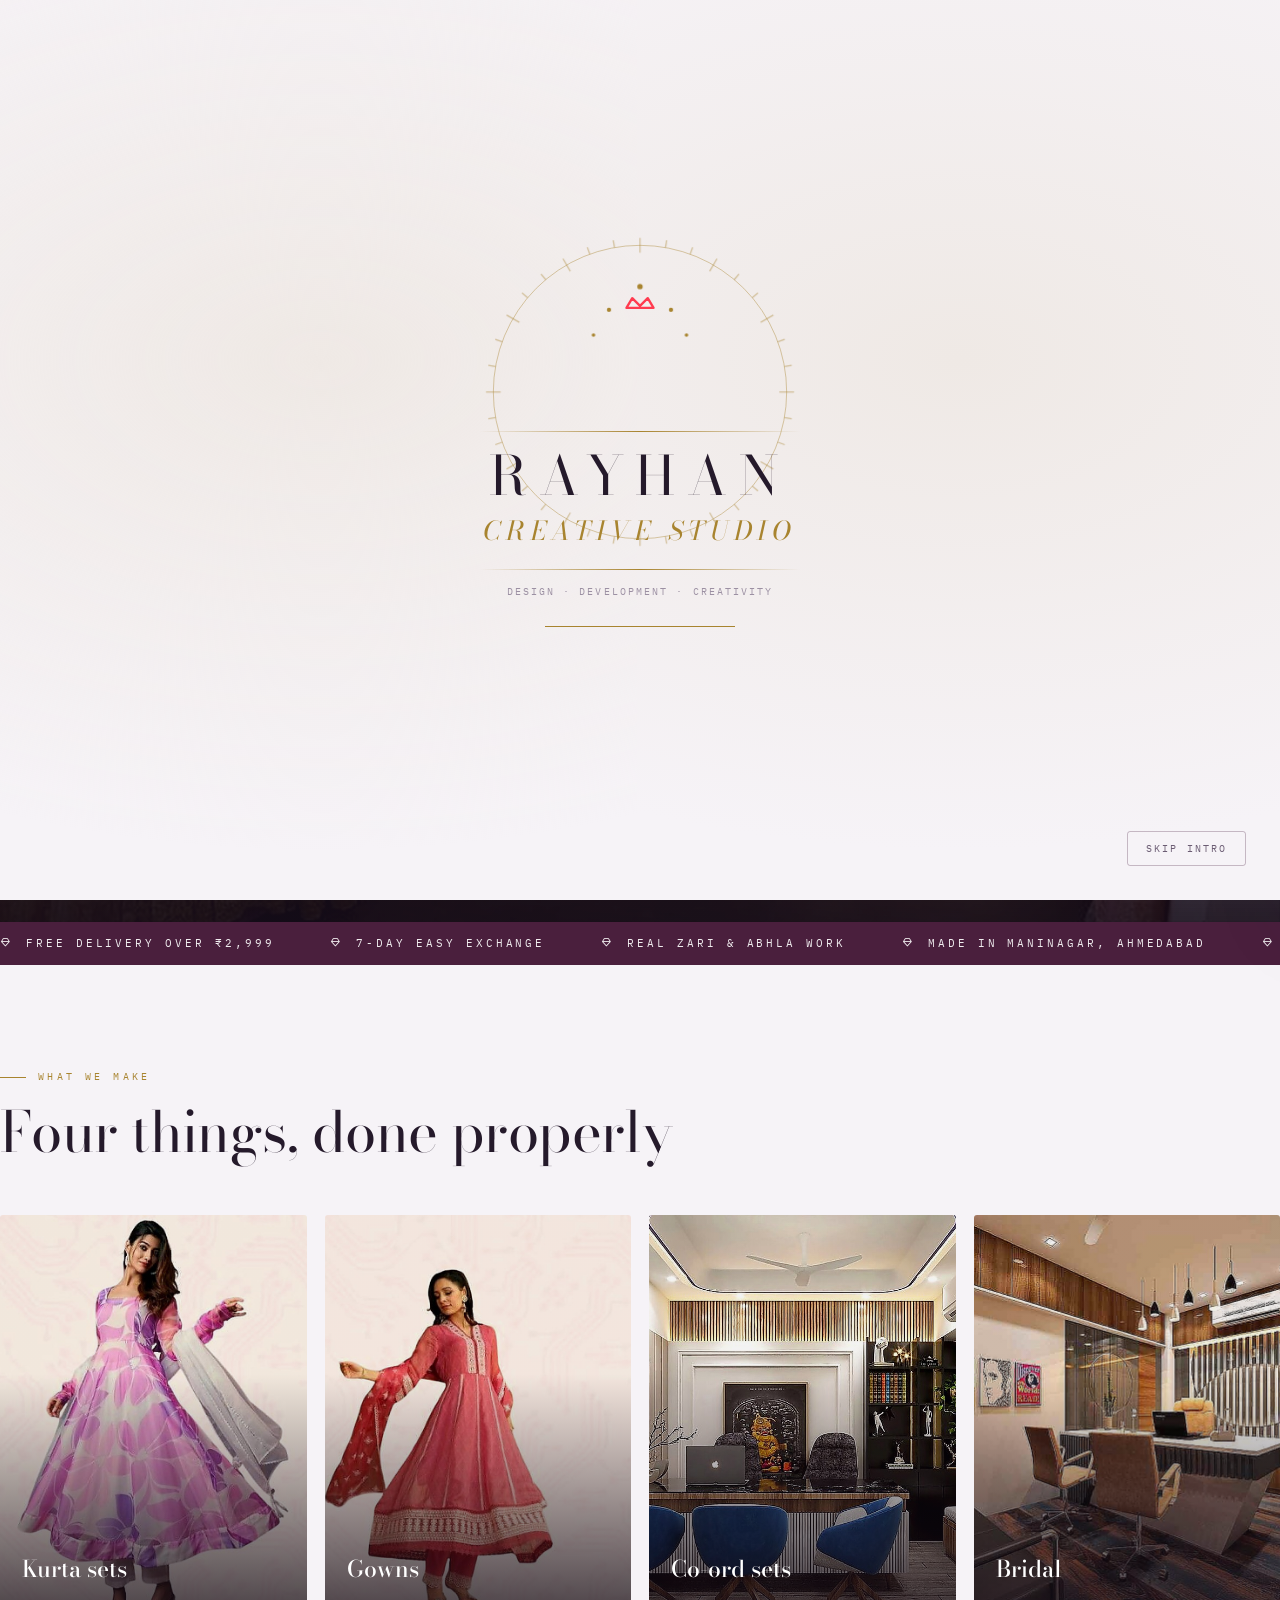
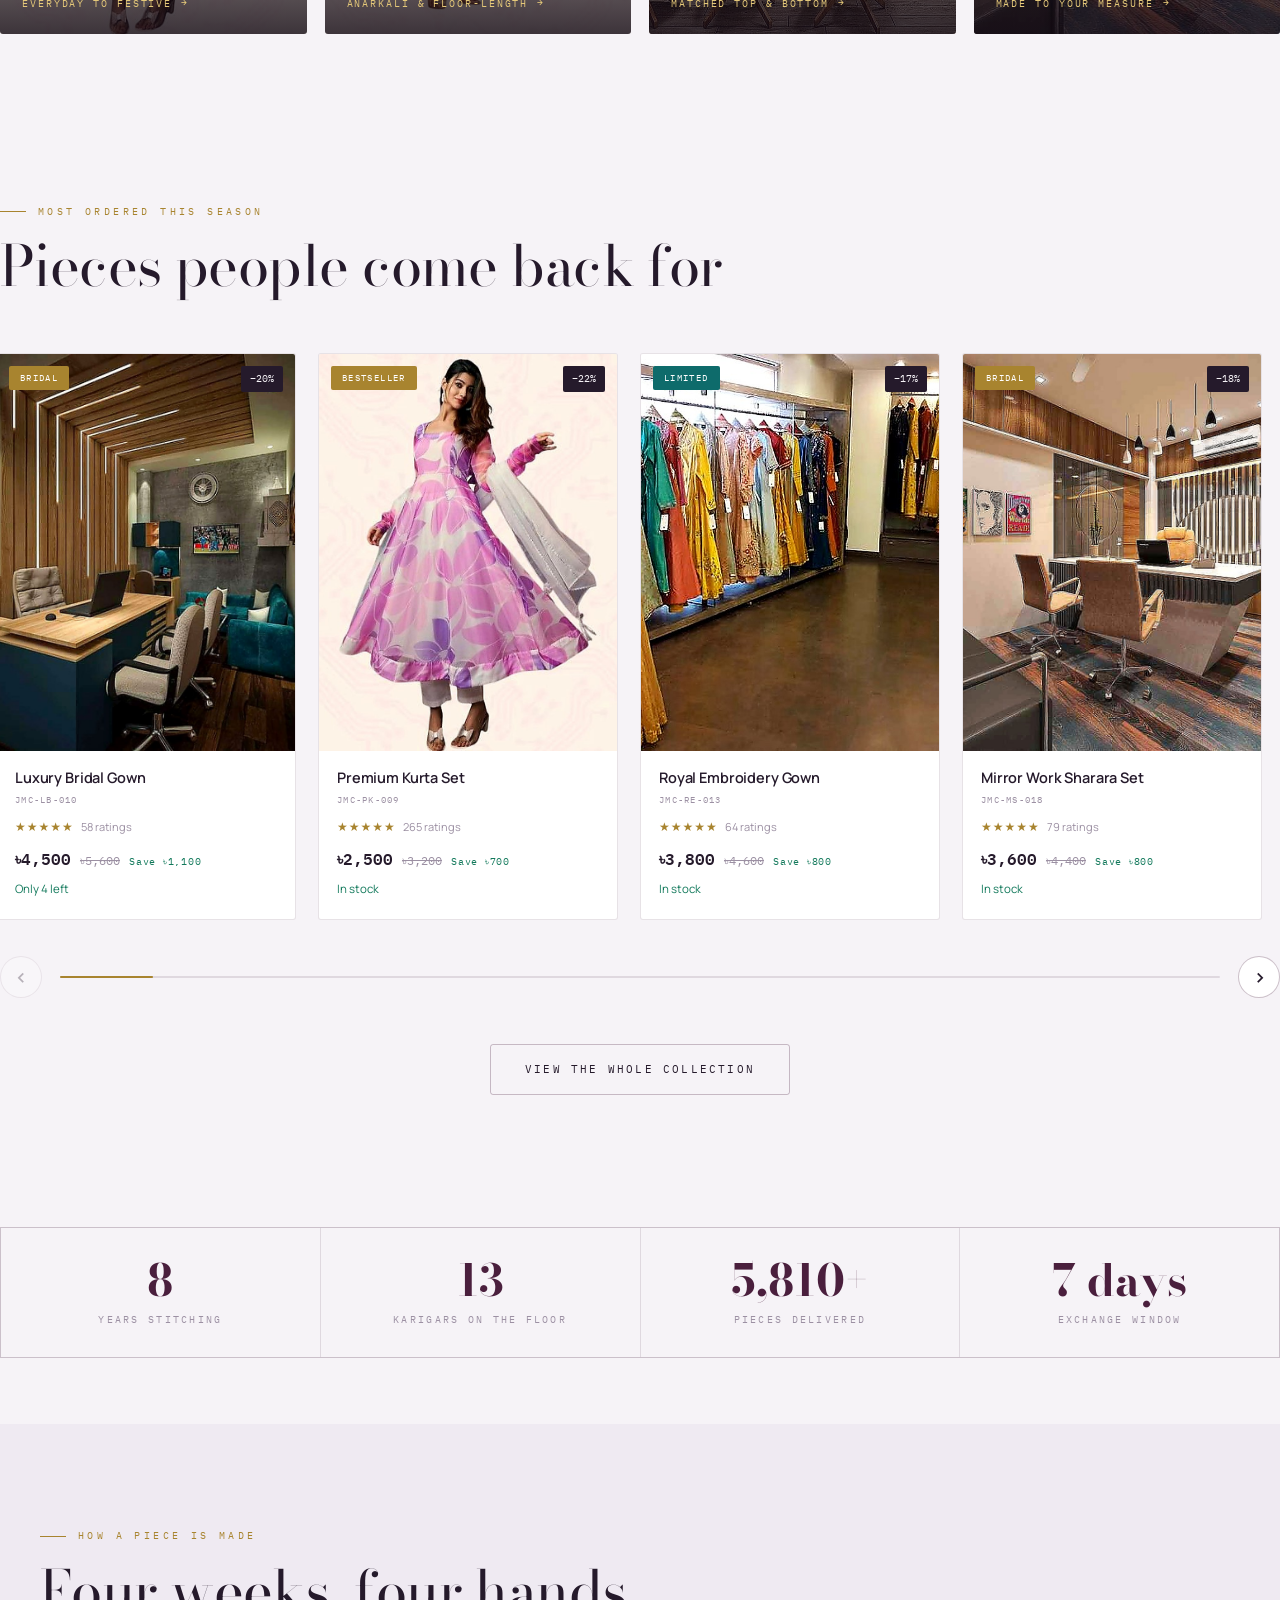
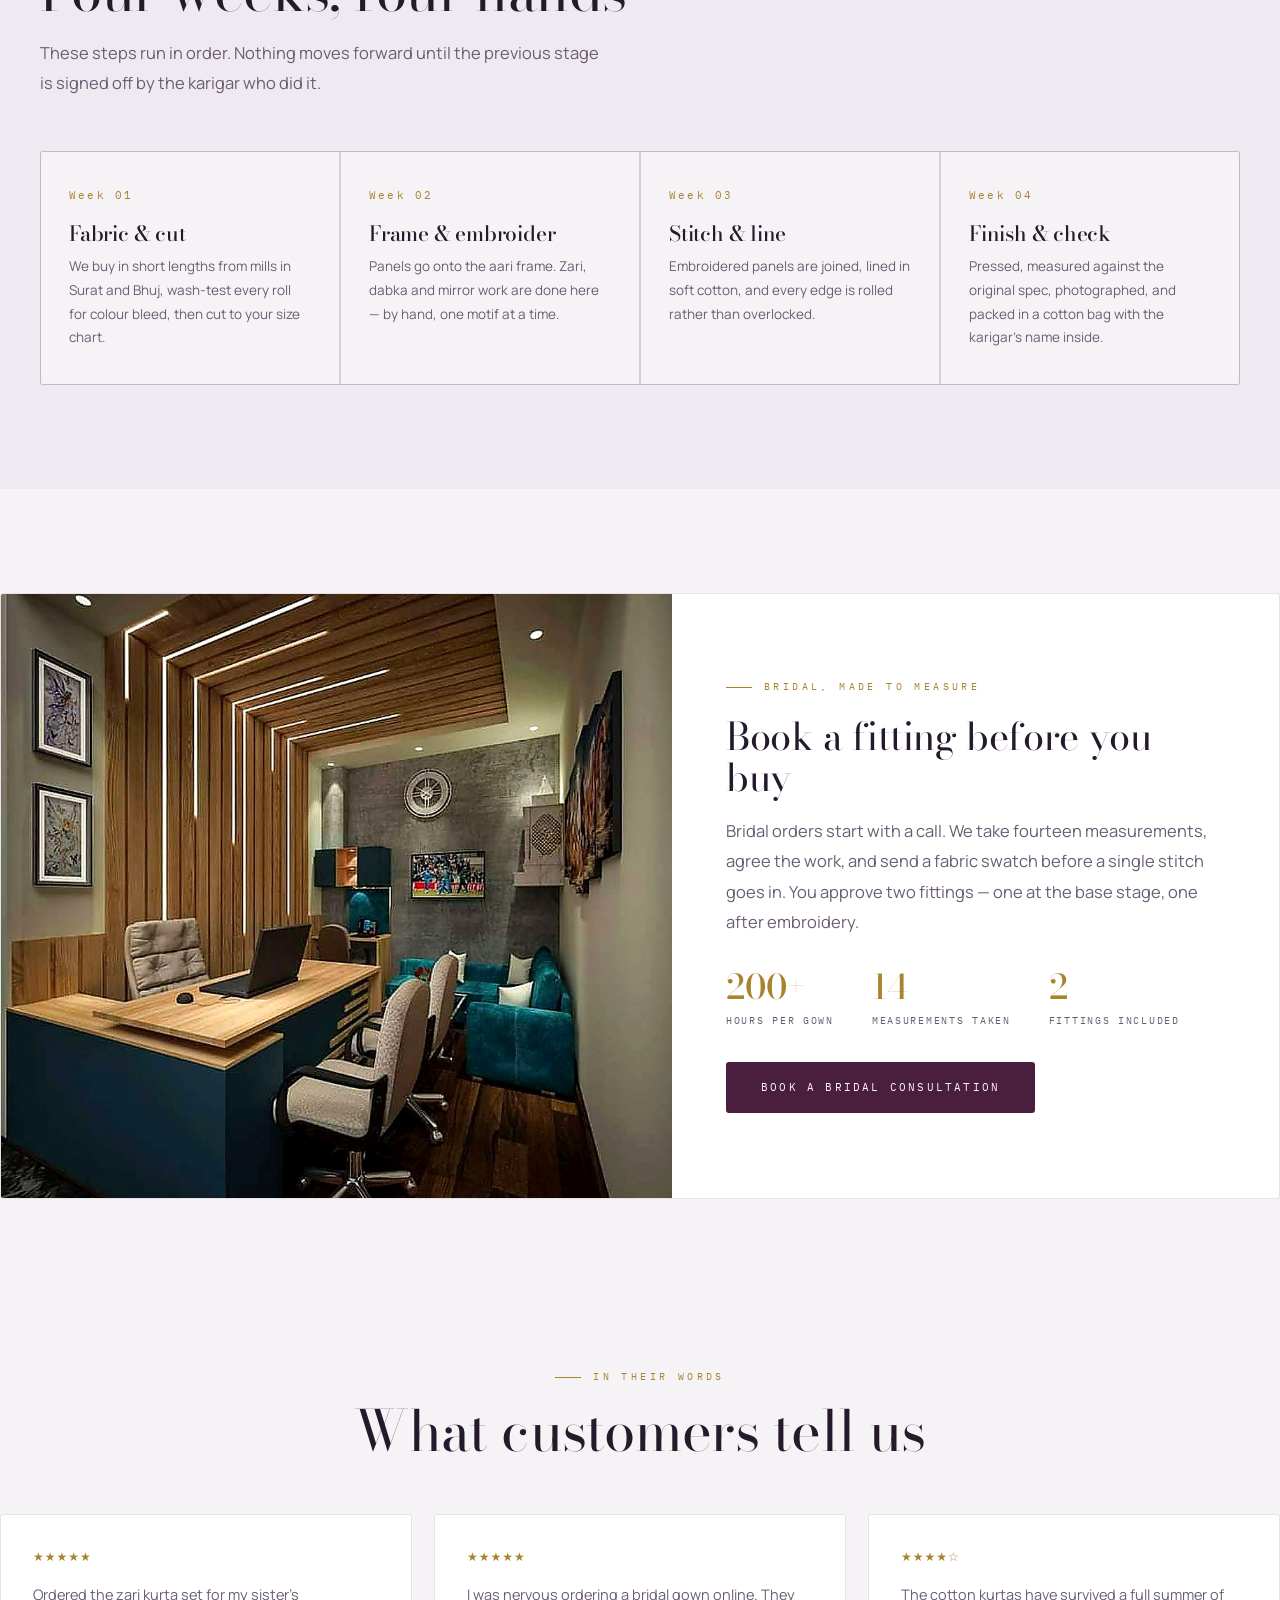
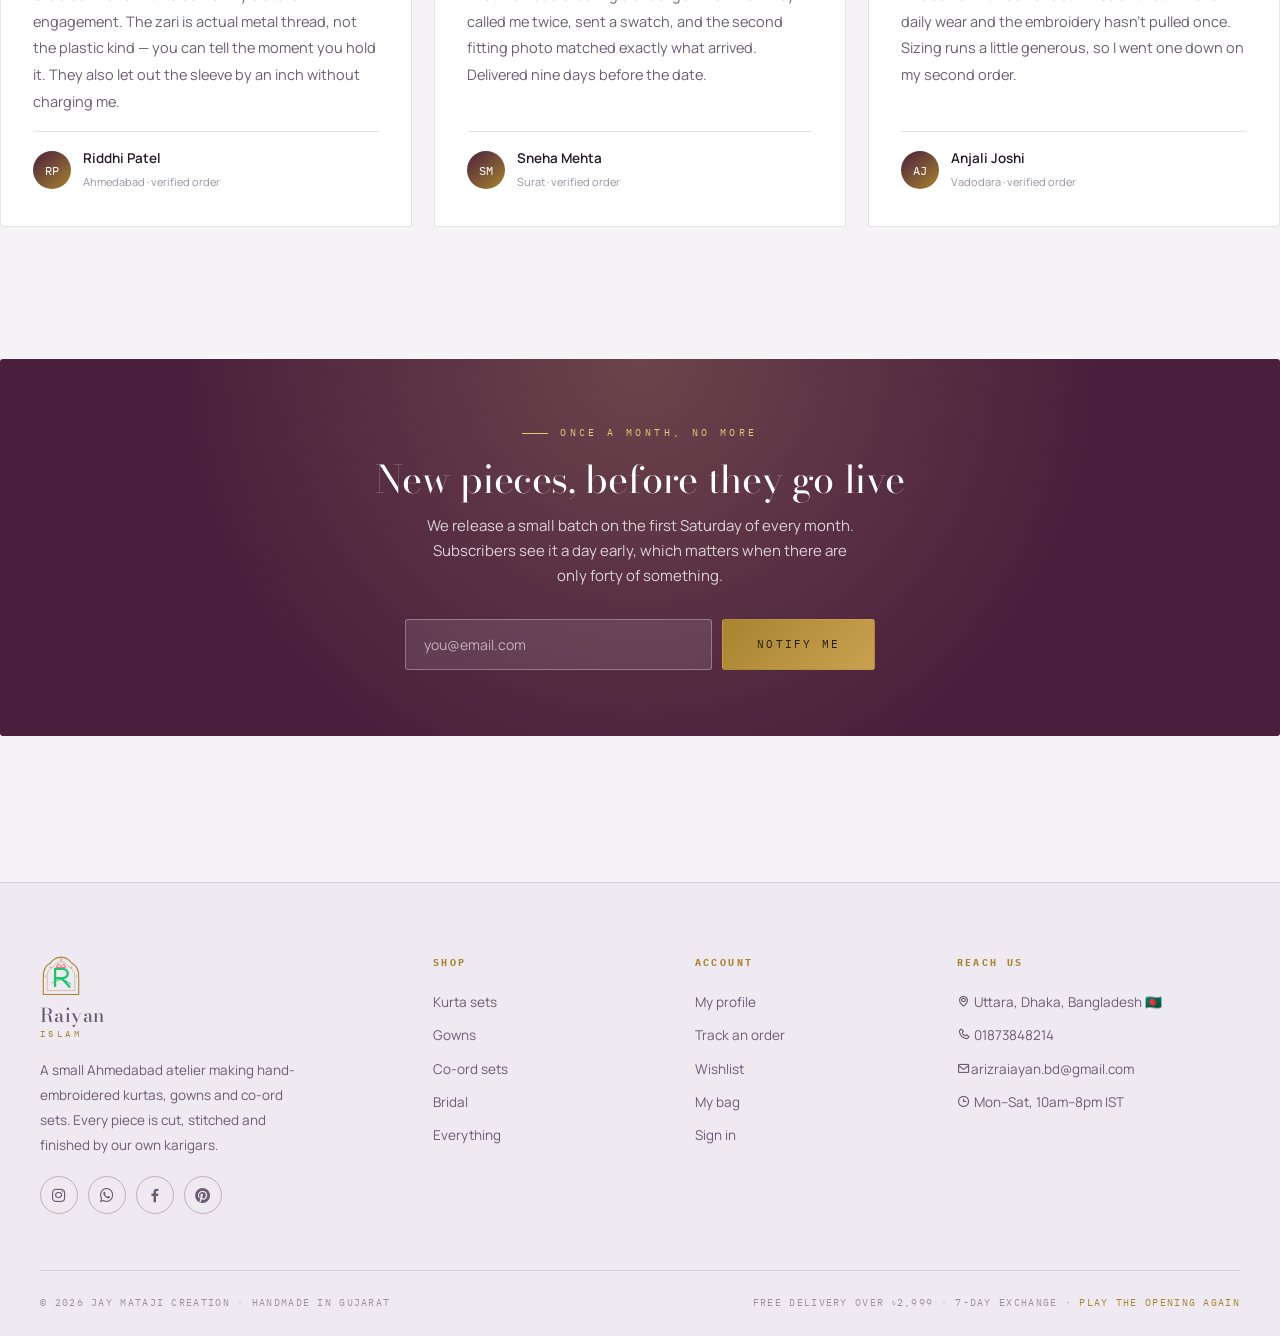
<file: index.html>
<!DOCTYPE html>
<html lang="en">
<head>
<meta charset="UTF-8">
<meta name="viewport" content="width=device-width,initial-scale=1">
<title>Raiyan Islma</title>
<meta name="description" content="Hand-embroidered kurta sets, gowns and bridal wear made in our Ahmedabad atelier. Free delivery over ₹2,999.">
<link href="https://fonts.googleapis.com/css2?family=Bodoni+Moda:opsz,wght@6..96,400;6..96,500;6..96,600&family=IBM+Plex+Mono:wght@400;500;600&family=Manrope:wght@300;400;500;600;700&display=swap" rel="stylesheet">
<link href="https://unpkg.com/boxicons@2.1.4/css/boxicons.min.css" rel="stylesheet">
<link rel="stylesheet" href="assets/css/style.css">
<link rel="stylesheet" href="assets/css/luxe.css">
<style>
/* ── Hero ── */
.hero{position:relative;min-height:min(92vh,860px);display:flex;align-items:flex-end;
  overflow:hidden;margin-bottom:0;}
.hero-img{position:absolute;inset:0;}
.hero-img img{width:100%;height:100%;object-fit:cover;object-position:center 28%;
  animation:heroZoom 18s ease-out forwards;}
@keyframes heroZoom{from{transform:scale(1.09);}to{transform:scale(1);}}
.hero-img::after{content:"";position:absolute;inset:0;
  background:linear-gradient(180deg,rgba(157, 110, 167, 0.42) 0%,rgba(20,10,22,.12) 38%,rgba(20,10,22,.86) 100%);}
.hero-inner{position:relative;z-index:2;width:100%;max-width:var(--maxw);margin:0 auto;
  padding:0 40px 74px;color:#fff;}
.hero .eyebrow{color:#E4C879;}
.hero .eyebrow::before{background:#E4C879;}
.hero h1{font-size:clamp(42px,6.4vw,84px);color:#fff;margin:22px 0 20px;max-width:15ch;font-weight:400;}
.hero h1 em{font-style:italic;color:#E4C879;}
.hero p{max-width:44ch;color:rgba(255,255,255,.84);font-size:16px;line-height:1.8;margin-bottom:34px;}
.hero-cta{display:flex;gap:14px;flex-wrap:wrap;}
.hero-cta .btn-line{border-color:rgba(255,255,255,.55);color:#fff;}
.hero-cta .btn-line:hover{background:#fff;color:#251A2B;border-color:#fff;}
.hero-cta .btn-solid{background:#E4C879;color:#231a10;}
.hero-fade-up{opacity:0;transform:translateY(26px);animation:fu 1s cubic-bezier(.2,.6,.2,1) forwards;}
.hero-fade-up:nth-child(1){animation-delay:.15s}.hero-fade-up:nth-child(2){animation-delay:.3s}
.hero-fade-up:nth-child(3){animation-delay:.45s}.hero-fade-up:nth-child(4){animation-delay:.6s}
@keyframes fu{to{opacity:1;transform:none;}}

/* ── Marquee strip ── */
.strip{background:var(--brand);color:#fff;overflow:hidden;padding:13px 0;}
[data-theme="dark"] .strip{background:var(--surface-2);color:var(--gold);}
.strip-track{display:flex;gap:56px;width:max-content;animation:slide 34s linear infinite;}
.strip span{font-family:var(--f-mono);font-size:10.5px;letter-spacing:.28em;text-transform:uppercase;
  white-space:nowrap;display:flex;align-items:center;gap:12px;opacity:.92;}
@keyframes slide{to{transform:translateX(-50%);}}
.strip:hover .strip-track{animation-play-state:paused;}

/* ── Categories ── */
.cat-grid{display:grid;grid-template-columns:repeat(4,1fr);gap:18px;}
.cat{position:relative;aspect-ratio:3/4.1;overflow:hidden;border-radius:var(--radius);
  display:block;background:var(--surface-2);}
.cat img{width:100%;height:100%;object-fit:cover;transition:transform .9s cubic-bezier(.3,0,.2,1);}
.cat:hover img{transform:scale(1.07);}
.cat::after{content:"";position:absolute;inset:0;
  background:linear-gradient(to top,rgba(18,10,20,.82),rgba(18,10,20,.05) 62%);}
.cat-label{position:absolute;left:22px;right:22px;bottom:22px;z-index:2;color:#fff;}
.cat-label b{font-family:var(--f-display);font-size:23px;font-weight:500;display:block;}
.cat-label small{font-family:var(--f-mono);font-size:9.5px;letter-spacing:.2em;
  text-transform:uppercase;color:#E4C879;display:flex;align-items:center;gap:7px;margin-top:8px;}
.cat-label small i{transition:transform .3s;}
.cat:hover .cat-label small i{transform:translateX(5px);}

/* ── Process (a real sequence, hence numbers) ── */
.process{background:var(--bg-alt);}
.steps{display:grid;grid-template-columns:repeat(4,1fr);gap:2px;background:var(--line);
  border:1px solid var(--line);border-radius:var(--radius);overflow:hidden;}
.step{background:var(--bg);padding:34px 28px;transition:background .35s;}
.step:hover{background:var(--surface);}
.step .n{font-family:var(--f-mono);font-size:11px;color:var(--gold);letter-spacing:.2em;
  display:block;margin-bottom:18px;}
.step h4{font-family:var(--f-display);font-size:21px;font-weight:500;margin-bottom:11px;}
.step p{font-size:13.5px;color:var(--ink-soft);line-height:1.75;}

/* ── Editorial split ── */
.split{display:grid;grid-template-columns:1.05fr .95fr;align-items:center;gap:0;
  background:var(--surface);border:1px solid var(--line);border-radius:var(--radius);overflow:hidden;}
.split-img{aspect-ratio:4/3.6;overflow:hidden;background:var(--surface-2);}
.split-img img{width:100%;height:100%;object-fit:cover;}
.split-copy{padding:60px 54px;}
.split-copy h2{margin:20px 0 18px;}
.stat-row{display:flex;gap:38px;margin:32px 0 34px;flex-wrap:wrap;}
.stat b{font-family:var(--f-display);font-size:34px;font-weight:500;display:block;color:var(--gold);line-height:1;}
.stat span{font-family:var(--f-mono);font-size:9.5px;letter-spacing:.18em;text-transform:uppercase;
  color:var(--ink-soft);display:block;margin-top:9px;}

/* ── Reviews ── */
.quote-grid{display:grid;grid-template-columns:repeat(3,1fr);gap:22px;}
.quote{background:var(--surface);border:1px solid var(--line);border-radius:var(--radius);padding:32px;
  display:flex;flex-direction:column;gap:15px;transition:.35s;}
.quote:hover{transform:translateY(-5px);box-shadow:var(--shadow-m);}
.quote p{font-size:14.5px;line-height:1.85;color:var(--ink-soft);flex:1;}
.quote-by{display:flex;align-items:center;gap:12px;padding-top:15px;border-top:1px solid var(--line);}
.quote-av{width:38px;height:38px;border-radius:50%;background:linear-gradient(140deg,var(--brand),var(--gold));
  color:#fff;display:grid;place-items:center;font-family:var(--f-mono);font-size:12px;flex:none;}
.quote-by b{font-size:13.5px;font-weight:600;display:block;}
.quote-by small{font-size:11px;color:var(--ink-faint);}

/* ── Newsletter ── */
.news{background:var(--brand);border-radius:var(--radius);padding:66px 54px;text-align:center;color:#fff;
  position:relative;overflow:hidden;}
[data-theme="dark"] .news{background:var(--surface-2);color:var(--ink);}
.news::before{content:"";position:absolute;inset:0;
  background:radial-gradient(circle at 50% 0%,rgba(228,200,121,.22),transparent 62%);}
.news>*{position:relative;z-index:2;}
.news h2{color:#fff;margin:18px 0 14px;}
[data-theme="dark"] .news h2{color:var(--ink);}
.news p{color:rgba(255,255,255,.78);max-width:48ch;margin:0 auto 30px;font-size:15px;}
[data-theme="dark"] .news p{color:var(--ink-soft);}
.news .eyebrow{color:#E4C879;justify-content:center;}
.news .eyebrow::before{background:#E4C879;}
.news-form{display:flex;gap:10px;max-width:470px;margin:0 auto;flex-wrap:wrap;}
.news-form input{flex:1;min-width:210px;padding:15px 18px;border-radius:var(--radius);
  border:1px solid rgba(255,255,255,.3);background:rgba(255,255,255,.1);color:#fff;font-size:14px;}
[data-theme="dark"] .news-form input{background:var(--surface);border-color:var(--line-2);color:var(--ink);}
.news-form input::placeholder{color:rgba(255,255,255,.6);}
[data-theme="dark"] .news-form input::placeholder{color:var(--ink-faint);}
.news-form input:focus{outline:none;border-color:#E4C879;}

@media(max-width:1000px){
  .cat-grid{grid-template-columns:repeat(2,1fr);}
  .steps{grid-template-columns:repeat(2,1fr);}
  .split{grid-template-columns:1fr;}
  .split-copy{padding:40px 26px;}
  .quote-grid{grid-template-columns:1fr;}
}
@media(max-width:900px){
  .hero{min-height:78vh;}
  .hero-inner{padding:0 20px 50px;}
  .news{padding:48px 22px;}
  .step{padding:26px 22px;}
}
</style>
</head>
<body>

<!-- ══ HERO CAROUSEL ══ -->
<section id="hero"></section>

<!-- ══ STRIP ══ -->
<div class="strip">
  <div class="strip-track" id="strip"></div>
</div>

<!-- ══ CATEGORIES ══ -->
<section class="section wrap">
  <div class="section-head">
    <div class="eyebrow">What we make</div>
    <h2 class="display-l">Four things, done properly</h2>
  </div>
  <div class="cat-grid">
    <a href="shop.html?cat=kurta" class="cat reveal">
      <img src="assets/img/3-960.jpg" srcset="assets/img/3-960.jpg 960w, assets/img/3-1920.jpg 1920w, assets/img/3-4k.jpg 3840w" sizes="(max-width:1000px) 50vw, 25vw" alt="Kurta sets" loading="lazy">
      <div class="cat-label"><b>Kurta sets</b><small>Everyday to festive <i class='bx bx-right-arrow-alt'></i></small></div>
    </a>
    <a href="shop.html?cat=gown" class="cat reveal">
      <img src="assets/img/27-960.jpg" srcset="assets/img/27-960.jpg 960w, assets/img/27-1920.jpg 1920w, assets/img/27-4k.jpg 3840w" sizes="(max-width:1000px) 50vw, 25vw" alt="Gowns" loading="lazy">
      <div class="cat-label"><b>Gowns</b><small>Anarkali &amp; floor-length <i class='bx bx-right-arrow-alt'></i></small></div>
    </a>
    <a href="shop.html?cat=set" class="cat reveal">
      <img src="assets/img/g11-960.jpg" srcset="assets/img/g11-960.jpg 960w, assets/img/g11-1920.jpg 1920w, assets/img/g11-4k.jpg 3840w" sizes="(max-width:1000px) 50vw, 25vw" alt="Co-ord sets" loading="lazy">
      <div class="cat-label"><b>Co-ord sets</b><small>Matched top &amp; bottom <i class='bx bx-right-arrow-alt'></i></small></div>
    </a>
    <a href="shop.html?cat=bridal" class="cat reveal">
      <img src="assets/img/g15-960.jpg" srcset="assets/img/g15-960.jpg 960w, assets/img/g15-1920.jpg 1920w, assets/img/g15-4k.jpg 3840w" sizes="(max-width:1000px) 50vw, 25vw" alt="Bridal" loading="lazy">
      <div class="cat-label"><b>Bridal</b><small>Made to your measure <i class='bx bx-right-arrow-alt'></i></small></div>
    </a>
  </div>
</section>

<!-- ══ FEATURED ══ -->
<section class="section tight wrap">
  <div class="section-head">
    <div class="eyebrow">Most ordered this season</div>
    <h2 class="display-l">Pieces people come back for</h2>
  </div>
  <div id="featured"></div>
  <div class="center" style="margin-top:46px">
    <a href="shop.html" class="btn btn-line">View the whole collection</a>
  </div>
</section>

<!-- ══ NUMBERS ══ -->
<section class="section tight wrap">
  <div class="stat-strip reveal">
    <div class="stat-cell"><b data-count="9" data-suffix="">0</b><span>Years stitching</span></div>
    <div class="stat-cell"><b data-count="14" data-suffix="">0</b><span>Karigars on the floor</span></div>
    <div class="stat-cell"><b data-count="6200" data-suffix="+">0</b><span>Pieces delivered</span></div>
    <div class="stat-cell"><b data-count="7" data-suffix=" days">0</b><span>Exchange window</span></div>
  </div>
</section>

<!-- ══ PROCESS ══ -->
<section class="section process">
  <div class="wrap">
    <div class="section-head">
      <div class="eyebrow">How a piece is made</div>
      <h2 class="display-l">Four weeks, four hands</h2>
      <p class="lede">These steps run in order. Nothing moves forward until the previous stage is signed off by the karigar who did it.</p>
    </div>
    <div class="steps">
      <div class="step reveal"><span class="n">Week 01</span><h4>Fabric &amp; cut</h4>
        <p>We buy in short lengths from mills in Surat and Bhuj, wash-test every roll for colour bleed, then cut to your size chart.</p></div>
      <div class="step reveal"><span class="n">Week 02</span><h4>Frame &amp; embroider</h4>
        <p>Panels go onto the aari frame. Zari, dabka and mirror work are done here — by hand, one motif at a time.</p></div>
      <div class="step reveal"><span class="n">Week 03</span><h4>Stitch &amp; line</h4>
        <p>Embroidered panels are joined, lined in soft cotton, and every edge is rolled rather than overlocked.</p></div>
      <div class="step reveal"><span class="n">Week 04</span><h4>Finish &amp; check</h4>
        <p>Pressed, measured against the original spec, photographed, and packed in a cotton bag with the karigar's name inside.</p></div>
    </div>
  </div>
</section>

<!-- ══ BRIDAL SPLIT ══ -->
<section class="section wrap">
  <div class="split reveal">
    <div class="split-img">
      <img src="assets/img/g4-1920.jpg" srcset="assets/img/g4-960.jpg 960w, assets/img/g4-1920.jpg 1920w, assets/img/g4-4k.jpg 3840w" sizes="(max-width:1000px) 100vw, 52vw" alt="Bridal zardozi work in progress" loading="lazy">
    </div>
    <div class="split-copy">
      <div class="eyebrow">Bridal, made to measure</div>
      <h2 class="display-m">Book a fitting before you buy</h2>
      <p class="lede">Bridal orders start with a call. We take fourteen measurements, agree the work, and send a fabric swatch before a single stitch goes in. You approve two fittings — one at the base stage, one after embroidery.</p>
      <div class="stat-row">
        <div class="stat"><b>200+</b><span>Hours per gown</span></div>
        <div class="stat"><b>14</b><span>Measurements taken</span></div>
        <div class="stat"><b>2</b><span>Fittings included</span></div>
      </div>
      <a href="contact.html" class="btn btn-solid">Book a bridal consultation</a>
    </div>
  </div>
</section>

<!-- ══ REVIEWS ══ -->
<section class="section tight wrap">
  <div class="section-head center">
    <div class="eyebrow center">In their words</div>
    <h2 class="display-l">What customers tell us</h2>
  </div>
  <div class="quote-grid">
    <div class="quote reveal"><span class="stars">★★★★★</span>
      <p>Ordered the zari kurta set for my sister's engagement. The zari is actual metal thread, not the plastic kind — you can tell the moment you hold it. They also let out the sleeve by an inch without charging me.</p>
      <div class="quote-by"><div class="quote-av">RP</div><div><b>Riddhi Patel</b><small>Ahmedabad · verified order</small></div></div></div>
    <div class="quote reveal"><span class="stars">★★★★★</span>
      <p>I was nervous ordering a bridal gown online. They called me twice, sent a swatch, and the second fitting photo matched exactly what arrived. Delivered nine days before the date.</p>
      <div class="quote-by"><div class="quote-av">SM</div><div><b>Sneha Mehta</b><small>Surat · verified order</small></div></div></div>
    <div class="quote reveal"><span class="stars">★★★★☆</span>
      <p>The cotton kurtas have survived a full summer of daily wear and the embroidery hasn't pulled once. Sizing runs a little generous, so I went one down on my second order.</p>
      <div class="quote-by"><div class="quote-av">AJ</div><div><b>Anjali Joshi</b><small>Vadodara · verified order</small></div></div></div>
  </div>
</section>

<!-- ══ NEWSLETTER ══ -->
<section class="section tight wrap">
  <div class="news reveal">
    <div class="eyebrow center">Once a month, no more</div>
    <h2 class="display-m">New pieces, before they go live</h2>
    <p>We release a small batch on the first Saturday of every month. Subscribers see it a day early, which matters when there are only forty of something.</p>
    <form class="news-form" id="news-form">
      <input type="email" id="news-email" placeholder="you@email.com" required aria-label="Email address">
      <button class="btn btn-gold" type="submit">Notify me</button>
    </form>
  </div>
</section>

<script src="assets/js/data.js"></script>
<script src="assets/js/brand.js"></script>
<script src="assets/js/qr.js"></script>
<script src="assets/js/carousel.js"></script>
<script src="assets/js/payments.js"></script>
<script src="assets/js/app.js"></script>
<script src="assets/js/fx.js"></script>
<script>
JMC.boot('index.html');

/* strip */
const lines = ['Free delivery over ₹2,999','7-day easy exchange','Real zari &amp; abhla work',
  'Made in Maninagar, Ahmedabad','Sizes S to XXL','Cash on delivery available'];
document.getElementById('strip').innerHTML =
  [...lines, ...lines].map(t => `<span><i class='bx bx-diamond'></i>${t}</span>`).join('');

/* hero carousel — four rooms of the atelier */
JMCCarousel.hero('#hero', [
  { img:'g3-hd', alt:'Hand-embroidered gown from the atelier',
    eyebrow:'Atelier · Ahmedabad, est. 2016',
    title:'Every thread', titleEm:'placed by hand.',
    text:'Kurta sets, gowns and bridal wear cut and embroidered in our own workshop in Maninagar. Small runs, real zari, and a fit we will adjust for you before it ships.',
    ctaHref:'shop.html', ctaText:'Shop the collection',
    altHref:'gallery.html', altText:'See the atelier' },
  { img:'27', alt:'Anarkali gown with zari border',
    eyebrow:'The gown room',
    title:'Georgette that', titleEm:'moves with you.',
    text:'Floor-length Anarkalis with hand-stitched zari borders and a cotton lining that survives a full evening of dancing.',
    ctaHref:'shop.html?cat=gown', ctaText:'See the gowns',
    altHref:'product.html?sku=JMC-AG-002', altText:'This season\u2019s bestseller' },
  { img:'g13', alt:'Bridal lehenga detail',
    eyebrow:'Bridal · by appointment',
    title:'Six weeks,', titleEm:'four fittings.',
    text:'Bridal pieces are drawn with you, cut for your measurements, and finished by the same karigar from first stitch to last.',
    ctaHref:'shop.html?cat=bridal', ctaText:'Bridal collection',
    altHref:'contact.html', altText:'Book a fitting' },
  { img:'g11', alt:'Handloom co-ord set',
    eyebrow:'Everyday pieces',
    title:'Handloom cotton', titleEm:'you can wash at home.',
    text:'Co-ord sets in slubby cotton silk with real mirror buttons and pockets deep enough to be useful.',
    ctaHref:'shop.html?cat=set', ctaText:'Co-ord sets',
    altHref:'about.html', altText:'Our story' }
]);

/* featured — a rail you can push through */
const feat = JMC.products().slice().sort((a,b) => b.rating - a.rating).slice(0,8);
document.getElementById('featured').innerHTML = feat.map(JMC.cardHTML).join('');
JMCCarousel.rail('#featured');
JMC.wireCards();
JMC.revealOnScroll();
if (window.JMCFX) JMCFX.refresh();

document.getElementById('news-form').onsubmit = e => {
  e.preventDefault();
  const v = document.getElementById('news-email').value.trim();
  JMC.addMessage({ name:'Newsletter', email:v, subject:'Newsletter signup', body:'Wants the monthly release list.' });
  JMC.toast('You are on the list — see you on the first Saturday', 'ok');
  e.target.reset();
};

JMC.renderFooter();
</script>
</body>
</html>
</file>
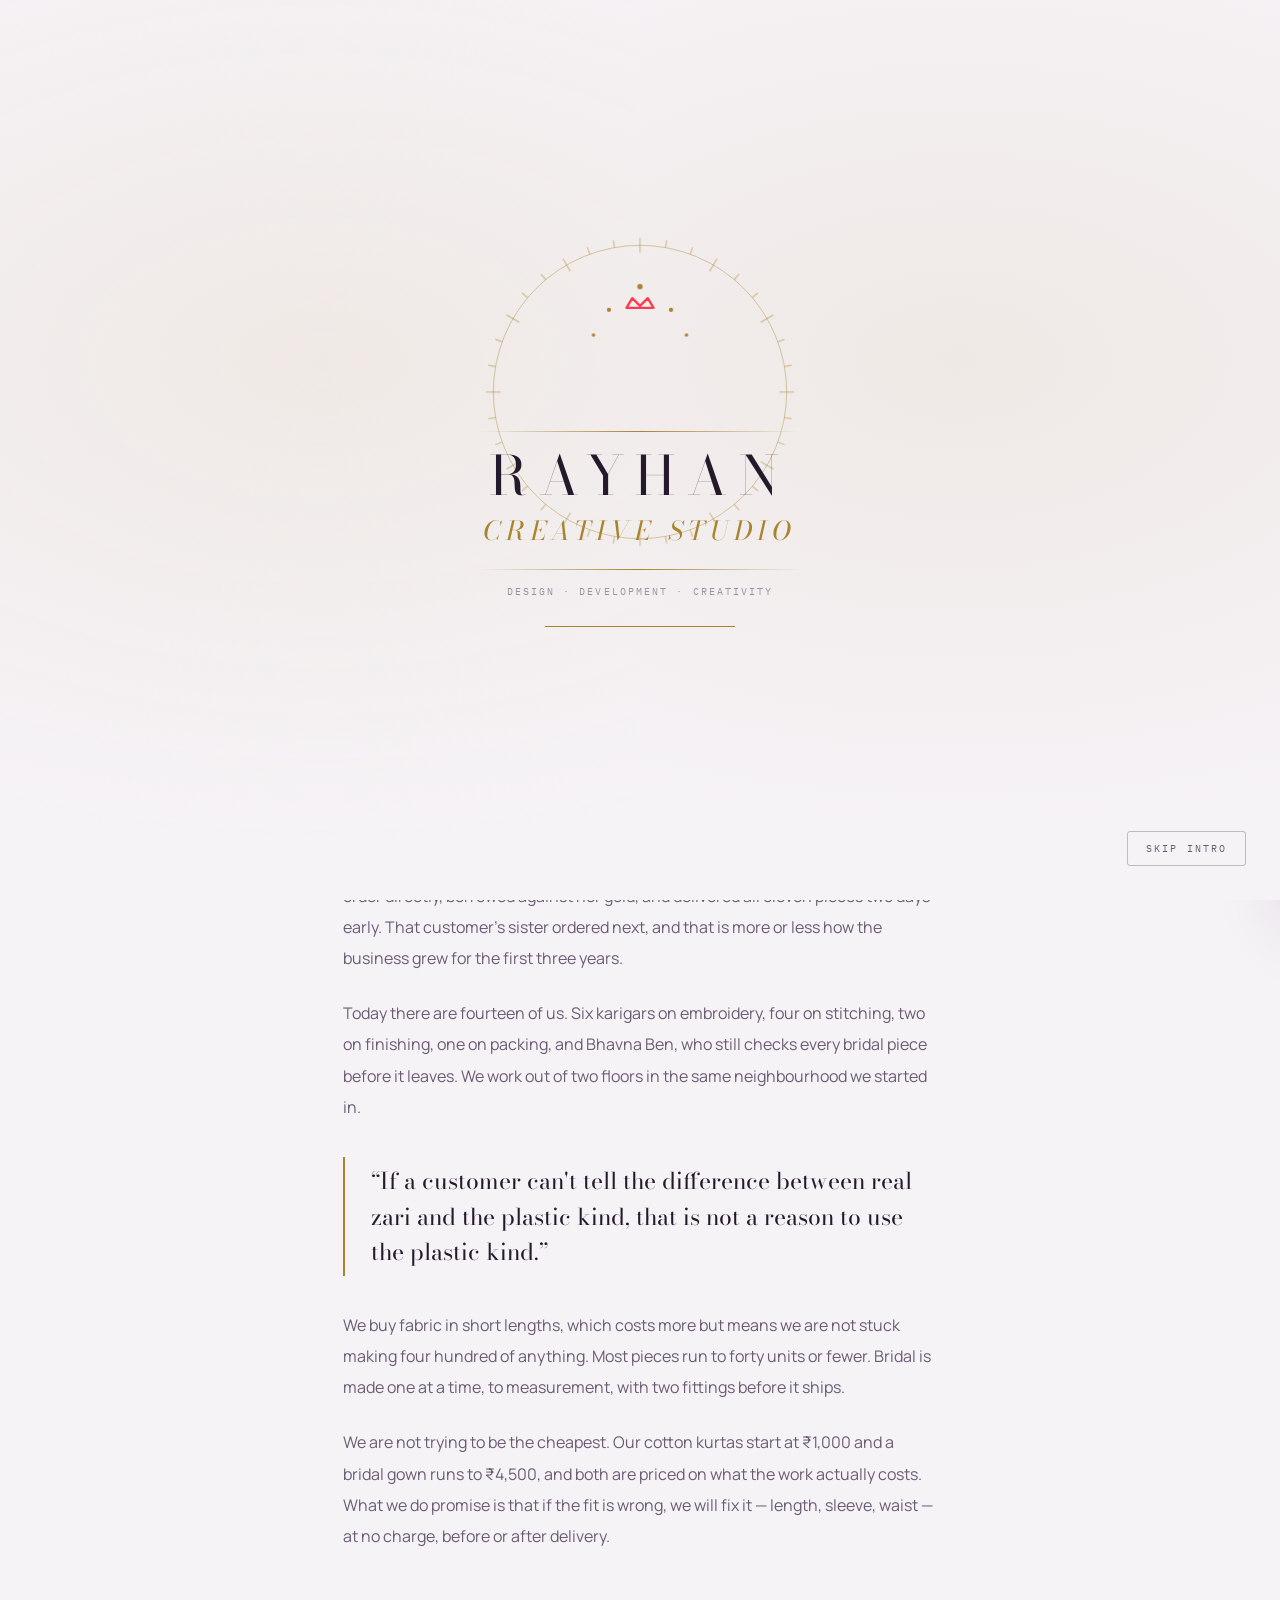
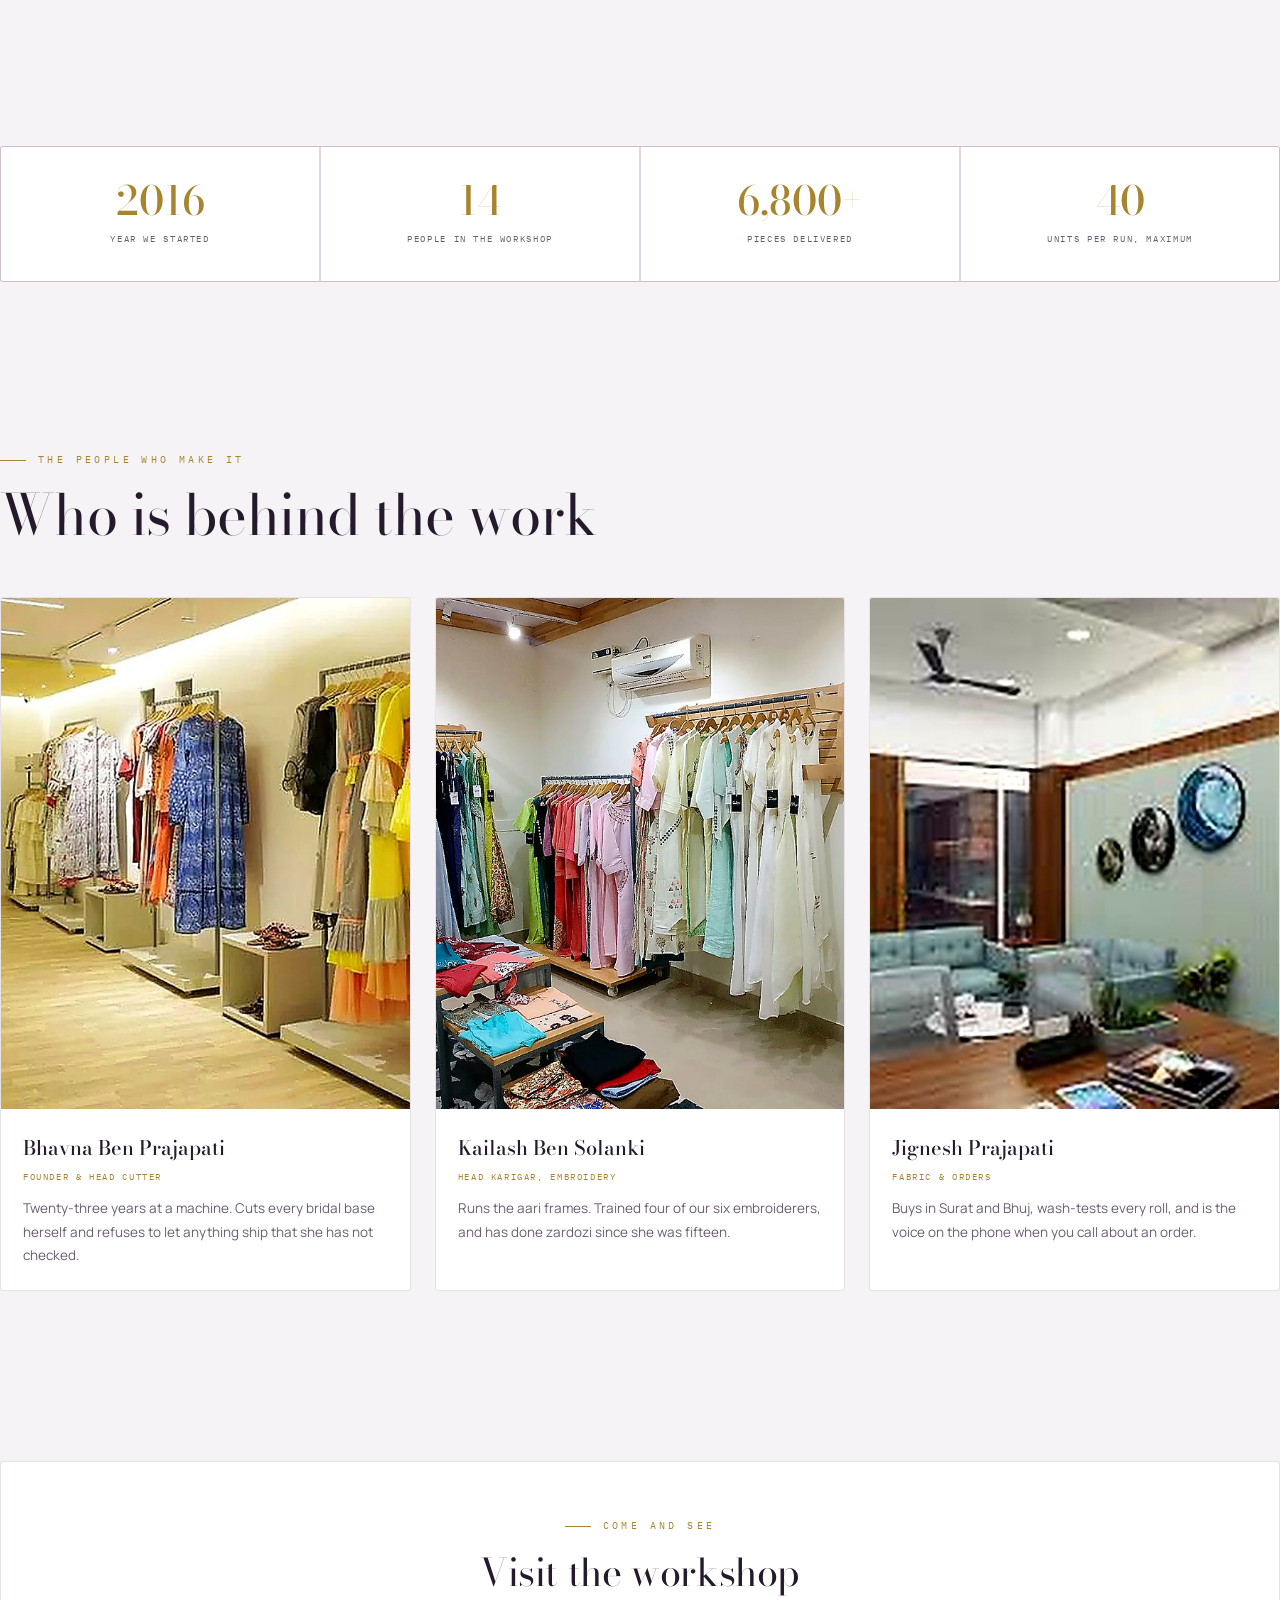
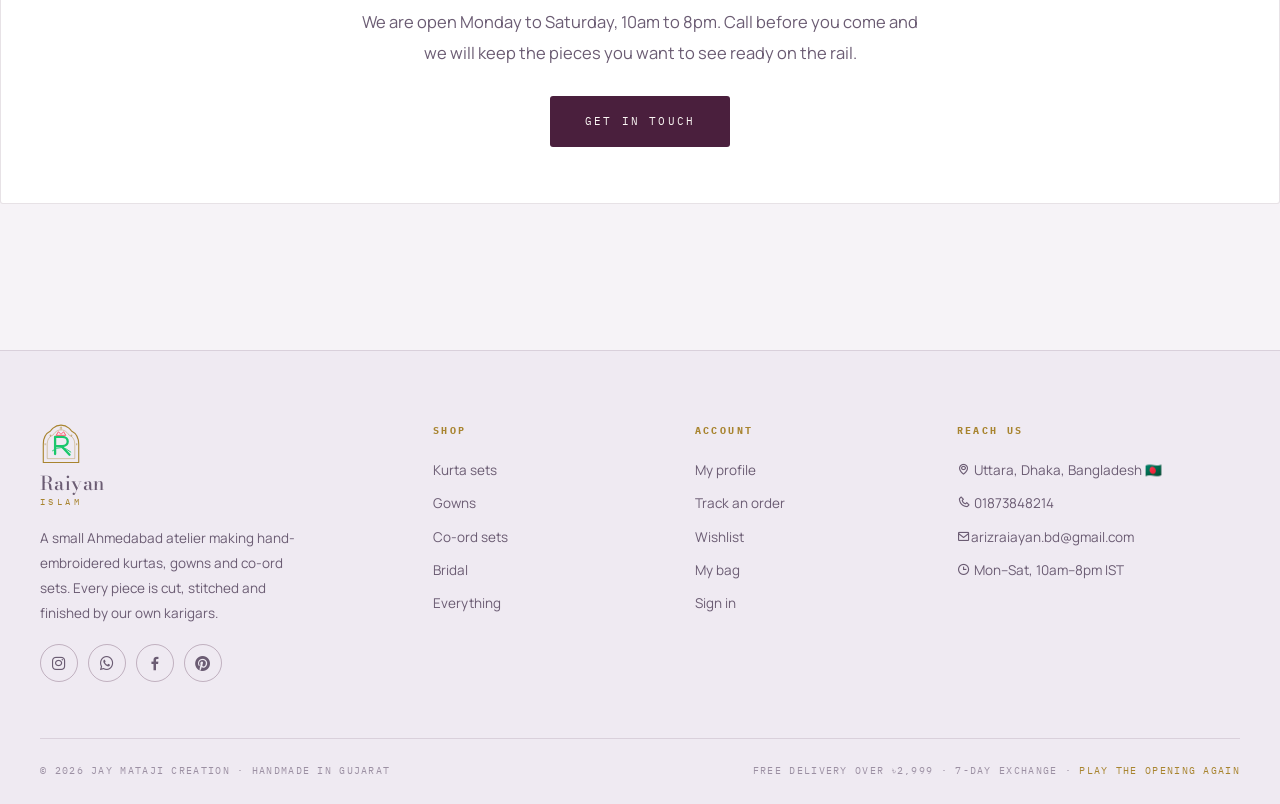
<file: about.html>
<!DOCTYPE html>
<html lang="en">
<head>
<meta charset="UTF-8">
<meta name="viewport" content="width=device-width,initial-scale=1">
<title>Raiyan</title>
<link href="https://fonts.googleapis.com/css2?family=Bodoni+Moda:opsz,wght@6..96,400;6..96,500;6..96,600&family=IBM+Plex+Mono:wght@400;500;600&family=Manrope:wght@300;400;500;600;700&display=swap" rel="stylesheet">
<link href="https://unpkg.com/boxicons@2.1.4/css/boxicons.min.css" rel="stylesheet">
<link rel="stylesheet" href="assets/css/style.css">
<link rel="stylesheet" href="assets/css/luxe.css">
<style>
.story-hero{position:relative;height:min(58vh,540px);overflow:hidden;}
.story-hero img{width:100%;height:100%;object-fit:cover;object-position:center 35%;}
.story-hero::after{content:"";position:absolute;inset:0;
  background:linear-gradient(to top,rgba(20,10,22,.86),rgba(20,10,22,.14));}
.story-hero .wrap{position:absolute;inset:auto 0 0 0;padding-bottom:48px;z-index:2;color:#fff;}
.story-hero .eyebrow{color:#E4C879;}.story-hero .eyebrow::before{background:#E4C879;}
.story-hero h1{color:#fff;margin-top:20px;}
.prose{max-width:66ch;margin:0 auto;}
.prose p{font-size:16px;line-height:1.95;color:var(--ink-soft);margin-bottom:24px;}
.prose p.lead{font-size:19px;color:var(--ink);font-family:var(--f-display);line-height:1.62;}
.pull{border-left:2px solid var(--gold);padding:6px 0 6px 26px;margin:34px 0;
  font-family:var(--f-display);font-size:23px;line-height:1.55;color:var(--ink);}
.figures{display:grid;grid-template-columns:repeat(4,1fr);gap:2px;background:var(--line);
  border:1px solid var(--line);border-radius:var(--radius);overflow:hidden;}
.fig{background:var(--surface);padding:34px 24px;text-align:center;}
.fig b{font-family:var(--f-display);font-size:40px;font-weight:500;color:var(--gold);display:block;line-height:1;}
.fig span{font-family:var(--f-mono);font-size:9px;letter-spacing:.18em;text-transform:uppercase;
  color:var(--ink-soft);display:block;margin-top:11px;}
.team{display:grid;grid-template-columns:repeat(3,1fr);gap:24px;}
.tm{background:var(--surface);border:1px solid var(--line);border-radius:var(--radius);overflow:hidden;}
.tm-img{aspect-ratio:4/5;overflow:hidden;background:var(--surface-2);}
.tm-img img{width:100%;height:100%;object-fit:cover;transition:transform .8s;}
.tm:hover .tm-img img{transform:scale(1.05);}
.tm-body{padding:22px;}
.tm-body b{font-family:var(--f-display);font-size:20px;font-weight:500;display:block;}
.tm-body .role{font-family:var(--f-mono);font-size:9px;letter-spacing:.18em;text-transform:uppercase;
  color:var(--gold);margin:6px 0 12px;}
.tm-body p{font-size:13.5px;color:var(--ink-soft);line-height:1.75;}
@media(max-width:900px){.figures{grid-template-columns:repeat(2,1fr);}.team{grid-template-columns:1fr;}}
</style>
</head>
<body>

<section class="story-hero">
  <img src="assets/img/g11-1920.jpg" srcset="assets/img/g11-960.jpg 960w, assets/img/g11-1920.jpg 1920w, assets/img/g11-4k.jpg 3840w" sizes="100vw" alt="The Jay Mataji Creation workshop">
  <div class="wrap"><div class="eyebrow">Since 2016</div><h1 class="display-l">Our story</h1></div>
</section>

<section class="section wrap">
  <div class="prose">
    <p class="lead">Jay Mataji Creation started with one sewing machine, a rented room in Maninagar, and an order for eleven kurtas that had to be ready by Navratri.</p>
    <p>Bhavna Ben had been stitching for a wholesaler for nine years. She knew the work was good and she knew she was being paid for a fraction of it. In 2016 she took the order directly, borrowed against her gold, and delivered all eleven pieces two days early. That customer's sister ordered next, and that is more or less how the business grew for the first three years.</p>
    <p>Today there are fourteen of us. Six karigars on embroidery, four on stitching, two on finishing, one on packing, and Bhavna Ben, who still checks every bridal piece before it leaves. We work out of two floors in the same neighbourhood we started in.</p>
    <div class="pull">“If a customer can't tell the difference between real zari and the plastic kind, that is not a reason to use the plastic kind.”</div>
    <p>We buy fabric in short lengths, which costs more but means we are not stuck making four hundred of anything. Most pieces run to forty units or fewer. Bridal is made one at a time, to measurement, with two fittings before it ships.</p>
    <p>We are not trying to be the cheapest. Our cotton kurtas start at ₹1,000 and a bridal gown runs to ₹4,500, and both are priced on what the work actually costs. What we do promise is that if the fit is wrong, we will fix it — length, sleeve, waist — at no charge, before or after delivery.</p>
  </div>
</section>

<section class="section tight wrap">
  <div class="figures">
    <div class="fig"><b>2016</b><span>Year we started</span></div>
    <div class="fig"><b>14</b><span>People in the workshop</span></div>
    <div class="fig"><b>6,800+</b><span>Pieces delivered</span></div>
    <div class="fig"><b>40</b><span>Units per run, maximum</span></div>
  </div>
</section>

<section class="section wrap">
  <div class="section-head"><div class="eyebrow">The people who make it</div>
    <h2 class="display-l">Who is behind the work</h2></div>
  <div class="team">
    <div class="tm reveal"><div class="tm-img">
      <img src="assets/img/g6-960.jpg" alt="Bhavna Ben at the cutting table" loading="lazy"></div>
      <div class="tm-body"><b>Bhavna Ben Prajapati</b><div class="role">Founder &amp; head cutter</div>
        <p>Twenty-three years at a machine. Cuts every bridal base herself and refuses to let anything ship that she has not checked.</p></div></div>
    <div class="tm reveal"><div class="tm-img">
      <img src="assets/img/g8-960.jpg" alt="Kailash Ben at the aari frame" loading="lazy"></div>
      <div class="tm-body"><b>Kailash Ben Solanki</b><div class="role">Head karigar, embroidery</div>
        <p>Runs the aari frames. Trained four of our six embroiderers, and has done zardozi since she was fifteen.</p></div></div>
    <div class="tm reveal"><div class="tm-img">
      <img src="assets/img/g12-960.jpg" alt="Jignesh in the fabric library" loading="lazy"></div>
      <div class="tm-body"><b>Jignesh Prajapati</b><div class="role">Fabric &amp; orders</div>
        <p>Buys in Surat and Bhuj, wash-tests every roll, and is the voice on the phone when you call about an order.</p></div></div>
  </div>
</section>

<section class="section tight wrap">
  <div style="background:var(--surface);border:1px solid var(--line);border-radius:var(--radius);
    padding:56px 40px;text-align:center">
    <div class="eyebrow center">Come and see</div>
    <h2 class="display-m" style="margin:18px 0 14px">Visit the workshop</h2>
    <p class="lede" style="margin:0 auto 28px">We are open Monday to Saturday, 10am to 8pm. Call before you come and we will keep the pieces you want to see ready on the rail.</p>
    <a href="contact.html" class="btn btn-solid">Get in touch</a>
  </div>
</section>

<script src="assets/js/data.js"></script>
<script src="assets/js/brand.js"></script>
<script src="assets/js/qr.js"></script>
<script src="assets/js/carousel.js"></script>
<script src="assets/js/payments.js"></script>
<script src="assets/js/app.js"></script>
<script src="assets/js/fx.js"></script>
<script>JMC.boot('about.html'); JMC.renderFooter();</script>
</body>
</html>
</file>
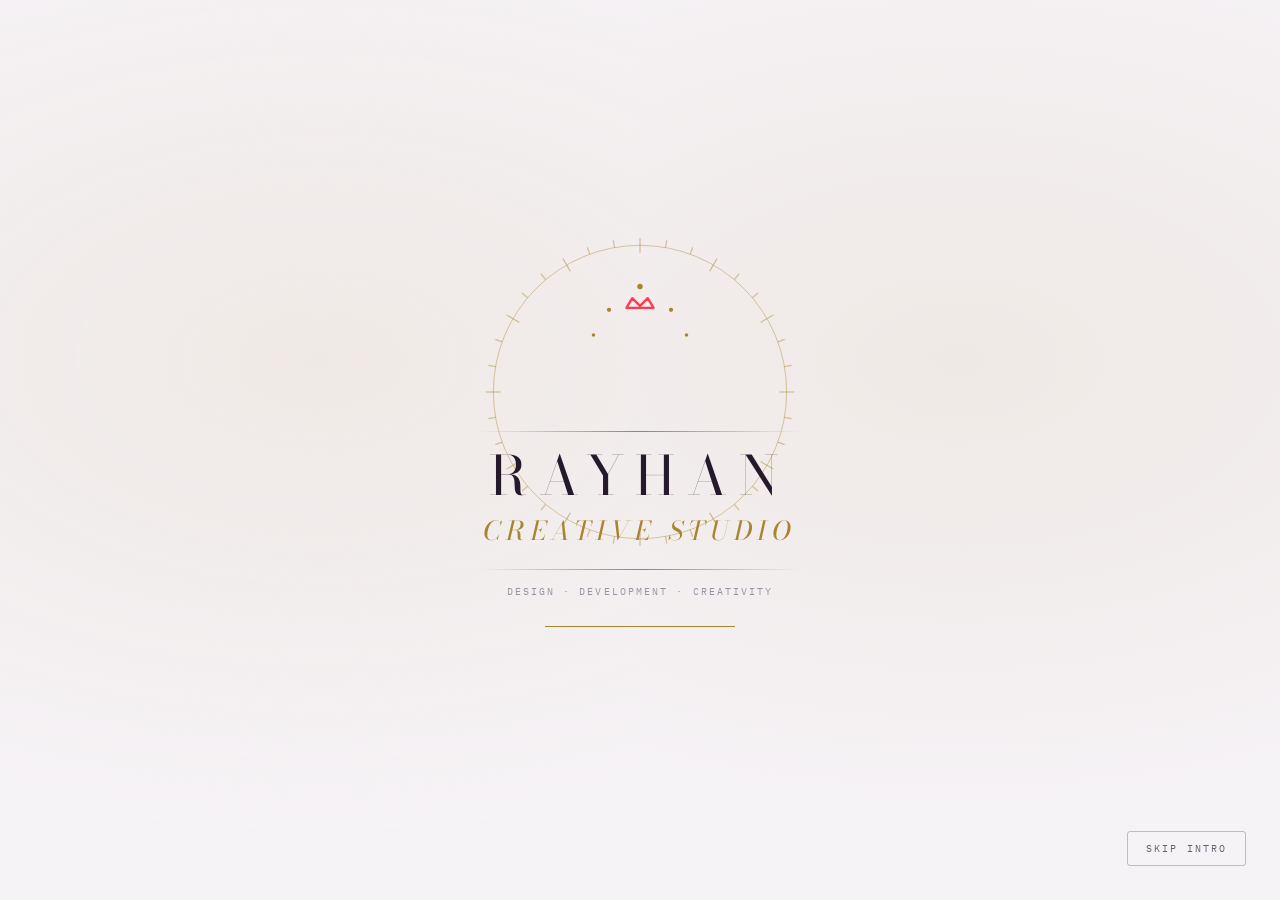
<file: admin.html>
<!DOCTYPE html>
<html lang="en">
<head>
<meta charset="UTF-8">
<meta name="viewport" content="width=device-width,initial-scale=1">
<title>Admin — </title>
<link href="https://fonts.googleapis.com/css2?family=Bodoni+Moda:opsz,wght@6..96,400;6..96,500;6..96,600&family=IBM+Plex+Mono:wght@400;500;600&family=Manrope:wght@300;400;500;600;700&display=swap" rel="stylesheet">
<link href="https://unpkg.com/boxicons@2.1.4/css/boxicons.min.css" rel="stylesheet">
<link rel="stylesheet" href="assets/css/style.css">
<link rel="stylesheet" href="assets/css/luxe.css">
<style>
.gate{max-width:420px;margin:70px auto;}
.admin{display:grid;grid-template-columns:236px 1fr;gap:32px;align-items:start;}
.anav{background:var(--surface);border:1px solid var(--line);border-radius:var(--radius);
  padding:9px;position:sticky;top:100px;}
.anav button{display:flex;align-items:center;gap:12px;width:100%;padding:12px 14px;border:none;
  background:none;cursor:pointer;border-radius:4px;font-size:13.5px;color:var(--ink-soft);
  text-align:left;transition:.2s;}
.anav button i{font-size:19px;}
.anav button:hover{background:var(--surface-2);color:var(--ink);}
.anav button.on{background:var(--btn-bg);color:var(--btn-fg);}
.anav .n{margin-left:auto;font-family:var(--f-mono);font-size:10px;
  background:var(--gold);color:#fff;border-radius:10px;padding:1px 7px;}
.anav button.on .n{background:rgba(255,255,255,.25);}

.kpis{display:grid;grid-template-columns:repeat(4,1fr);gap:16px;margin-bottom:28px;}
.kpi{background:var(--surface);border:1px solid var(--line);border-radius:var(--radius);padding:22px;}
.kpi .t{display:flex;justify-content:space-between;align-items:center;}
.kpi .t span{font-family:var(--f-mono);font-size:8.5px;letter-spacing:.18em;
  text-transform:uppercase;color:var(--ink-soft);}
.kpi .t i{font-size:20px;color:var(--gold);}
.kpi b{font-family:var(--f-display);font-size:31px;font-weight:500;display:block;margin-top:12px;line-height:1;}
.kpi small{font-size:11.5px;color:var(--ink-faint);display:block;margin-top:7px;}

.panel{background:var(--surface);border:1px solid var(--line);border-radius:var(--radius);
  padding:26px;margin-bottom:24px;}
.panel-head{display:flex;justify-content:space-between;align-items:center;gap:14px;
  margin-bottom:20px;flex-wrap:wrap;}
.panel-head h3{font-size:20px;display:flex;align-items:center;gap:10px;}
.chart{display:flex;align-items:flex-end;gap:9px;height:170px;padding-top:12px;}
.bar-col{flex:1;display:flex;flex-direction:column;align-items:center;gap:8px;height:100%;justify-content:flex-end;}
.bar{width:100%;max-width:44px;background:linear-gradient(180deg,var(--gold),var(--brand));
  border-radius:2px 2px 0 0;min-height:3px;transition:height .8s cubic-bezier(.3,1,.4,1);position:relative;}
.bar:hover::after{content:attr(data-v);position:absolute;top:-26px;left:50%;transform:translateX(-50%);
  background:var(--ink);color:var(--bg);font-family:var(--f-mono);font-size:10px;padding:3px 8px;
  border-radius:2px;white-space:nowrap;}
.bar-col span{font-family:var(--f-mono);font-size:9px;color:var(--ink-faint);}

.st-sel{padding:7px 11px;border:1px solid var(--line-2);border-radius:20px;background:var(--surface);
  font-family:var(--f-mono);font-size:10px;letter-spacing:.1em;cursor:pointer;}
.mini-img{width:40px;height:50px;object-fit:cover;border-radius:2px;background:var(--surface-2);}
.tool-row{display:flex;gap:11px;flex-wrap:wrap;margin-bottom:20px;}
.tool-row input,.tool-row select{padding:10px 14px;border:1px solid var(--line-2);
  border-radius:22px;background:var(--surface);font-size:13px;}
.tool-row input{flex:1;min-width:180px;}

.modal{position:fixed;inset:0;z-index:1050;background:rgba(20,12,24,.6);backdrop-filter:blur(4px);
  display:none;align-items:center;justify-content:center;padding:24px;overflow-y:auto;}
.modal.open{display:flex;}
.modal-box{background:var(--surface);border:1px solid var(--line);border-radius:6px;
  width:100%;max-width:560px;box-shadow:var(--shadow-l);animation:lbIn .3s cubic-bezier(.3,1.3,.5,1);
  max-height:90vh;overflow-y:auto;}
@keyframes lbIn{from{opacity:0;transform:scale(.95);}to{opacity:1;transform:none;}}
.modal-head{padding:22px 26px;border-bottom:1px solid var(--line);display:flex;
  justify-content:space-between;align-items:center;}
.modal-head h3{font-size:21px;}
.modal-body{padding:26px;}
.modal-foot{padding:20px 26px;border-top:1px solid var(--line);display:flex;gap:11px;
  justify-content:flex-end;background:var(--surface-2);}
.two{display:grid;grid-template-columns:1fr 1fr;gap:15px;}
.msg-card{border:1px solid var(--line);border-radius:var(--radius);padding:20px;margin-bottom:14px;
  transition:.25s;}
.msg-card.unread{border-left:3px solid var(--gold);background:var(--surface-2);}
.msg-top{display:flex;gap:12px;align-items:center;margin-bottom:10px;flex-wrap:wrap;}
.msg-top b{font-size:14.5px;}
.msg-top small{font-family:var(--f-mono);font-size:10px;color:var(--ink-faint);margin-left:auto;}
.msg-card p{font-size:13.5px;color:var(--ink-soft);line-height:1.75;}
.feed-item{display:flex;gap:12px;align-items:center;padding:13px 0;border-bottom:1px solid var(--line);}
.feed-item:last-child{border:none;}
.feed-dot{width:9px;height:9px;border-radius:50%;background:var(--gold);flex:none;}
@media(max-width:1000px){.kpis{grid-template-columns:repeat(2,1fr);}
  .ov-grid{grid-template-columns:1fr!important;}}
@media(max-width:900px){.admin{grid-template-columns:1fr;}.anav{position:static;display:flex;
  overflow-x:auto;gap:4px;}.anav button{white-space:nowrap;width:auto;}.two{grid-template-columns:1fr;}}
</style>
</head>
<body>

<section class="page-hero"><div class="wrap">
  <div class="crumbs"><a href="index.html">Home</a> / Admin</div>
  <h1 class="display-l" id="h-title">Admin dashboard</h1>
  <p class="lede" style="margin-top:14px;display:flex;align-items:center;gap:10px" id="h-sub">
    <span class="live-dot"></span> Live — every change here reaches customers instantly.</p>
</div></section>

<section class="section tight wrap" id="root"></section>

<div class="modal" id="modal"><div class="modal-box" id="modal-box"></div></div>

<script src="assets/js/data.js"></script>
<script src="assets/js/brand.js"></script>
<script src="assets/js/qr.js"></script>
<script src="assets/js/carousel.js"></script>
<script src="assets/js/payments.js"></script>
<script src="assets/js/app.js"></script>
<script src="assets/js/fx.js"></script>
<script>
JMC.boot('');

const u = JMC.session();
if (!u) { sessionStorage.setItem('jmc_after_login','admin.html'); location.replace('login.html'); }
else if (u.role !== 'admin') {
  document.getElementById('h-title').textContent = 'Staff only';
  document.getElementById('h-sub').textContent = 'This area is for the shop team.';
  document.getElementById('root').innerHTML = `<div class="empty-state"><i class='bx bx-lock-alt'></i>
    <h4>You do not have access to the dashboard</h4>
    <p>Signed in as ${JMC.esc(u.email)}. If this should be an admin account, ask the owner to change your role.</p>
    <a href="profile.html" class="btn btn-solid">Go to my profile</a></div>`;
} else { runAdmin(); }

function runAdmin(){
let tab = 'overview', q = '', statusFilter = 'all';

/* ── helpers ── */
const money = JMC.rs;
const dt = ts => new Date(ts).toLocaleString('en-IN',{day:'numeric',month:'short',hour:'2-digit',minute:'2-digit'});
const openModal = html => { document.getElementById('modal-box').innerHTML = html;
  document.getElementById('modal').classList.add('open'); document.body.style.overflow='hidden'; };
const closeModal = () => { document.getElementById('modal').classList.remove('open'); document.body.style.overflow=''; };
document.getElementById('modal').onclick = e => { if (e.target.id === 'modal') closeModal(); };
document.addEventListener('keydown', e => { if (e.key === 'Escape') closeModal(); });

function navHTML(){
  const unread = JMC.messages().filter(m => !m.read).length;
  const open = JMC.orders().filter(o => !['Delivered','Cancelled'].includes(o.status)).length;
  const low = JMC.products().filter(p => p.stock < 5).length;
  const items = [
    ['overview','bx-grid-alt','Overview',0],
    ['orders','bx-package','Orders',open],
    ['products','bx-purchase-tag','Products',low],
    ['customers','bx-group','Customers',0],
    ['inbox','bx-envelope','Inbox',unread],
    ['reviews','bx-star','Reviews',0],
    ['payments','bx-credit-card','Payments',0]
  ];
  return `<nav class="anav">${items.map(([k,i,l,n]) =>
    `<button data-tab="${k}" class="${tab===k?'on':''}"><i class='bx ${i}'></i> ${l}
      ${n?`<span class="n">${n}</span>`:''}</button>`).join('')}</nav>`;
}

/* ═══ OVERVIEW ═══ */
function overview(){
  const os = JMC.orders(), ps = JMC.products(), us = JMC.users().filter(x => x.role !== 'admin');
  const live = os.filter(o => o.status !== 'Cancelled');
  const revenue = live.reduce((n,o) => n + o.total, 0);
  const pending = os.filter(o => !['Delivered','Cancelled'].includes(o.status)).length;
  const lowStock = ps.filter(p => p.stock < 5);

  /* last 7 days revenue */
  const days = [...Array(7)].map((_,i) => { const d = new Date(); d.setHours(0,0,0,0); d.setDate(d.getDate()-(6-i)); return d; });
  const buckets = days.map(d => { const nxt = d.getTime() + 864e5;
    return live.filter(o => o.createdAt >= d.getTime() && o.createdAt < nxt).reduce((n,o) => n + o.total, 0); });
  const peak = Math.max(...buckets, 1);

  /* top sellers */
  const sold = {};
  live.forEach(o => o.items.forEach(i => sold[i.sku] = (sold[i.sku]||0) + i.qty));
  const top = Object.entries(sold).sort((a,b) => b[1]-a[1]).slice(0,5);

  return `
  <div class="kpis">
    <div class="kpi"><div class="t"><span>Revenue</span></div>
      <b>${money(revenue)}</b><small>${live.length} paid order${live.length===1?'':'s'}</small></div>
    <div class="kpi"><div class="t"><span>Open orders</span><i class='bx bx-package'></i></div>
      <b>${pending}</b><small>Awaiting dispatch or delivery</small></div>
    <div class="kpi"><div class="t"><span>Customers</span><i class='bx bx-group'></i></div>
      <b>${us.length}</b><small>Registered accounts</small></div>
    <div class="kpi"><div class="t"><span>Low stock</span><i class='bx bx-error'></i></div>
      <b>${lowStock.length}</b><small>Under 5 pieces left</small></div>
  </div>

  <div style="display:grid;grid-template-columns:1.5fr 1fr;gap:24px" class="ov-grid">
    <div class="panel">
      <div class="panel-head"><h3>Revenue, last 7 days</h3>
        <span class="mono" style="color:var(--ink-faint)">Peak ${money(peak)}</span></div>
      <div class="chart">${buckets.map((v,i) => `
        <div class="bar-col">
          <div class="bar" style="height:${Math.max(3,(v/peak)*100)}%" data-v="${money(v)}"></div>
          <span>${days[i].toLocaleDateString('en-IN',{weekday:'short'})}</span>
        </div>`).join('')}</div>
    </div>
    <div class="panel">
      <div class="panel-head"><h3><span class="live-dot"></span> Latest activity</h3></div>
      ${ os.length ? os.slice(0,5).map(o => `
        <div class="feed-item"><span class="feed-dot"></span>
          <div style="flex:1;min-width:0">
            <b style="font-size:13px;display:block">${JMC.esc(o.userName)} · ${money(o.total)}</b>
            <small style="font-family:var(--f-mono);font-size:10px;color:var(--ink-faint)">${o.id} · ${dt(o.createdAt)}</small>
          </div><span class="badge ${o.status==='Delivered'?'ok':o.status==='Cancelled'?'bad':'info'}">${o.status}</span>
        </div>`).join('')
        : `<p style="font-size:13.5px;color:var(--ink-soft)">No orders yet. They appear here the second one is placed.</p>` }
    </div>
  </div>

  <div style="display:grid;grid-template-columns:1fr 1fr;gap:24px;margin-top:24px" class="ov-grid">
    <div class="panel"><div class="panel-head"><h3>Best sellers</h3></div>
      ${ top.length ? top.map(([sku,n]) => { const p = JMC.productBySku(sku); if(!p) return '';
        return `<div class="feed-item">
          <img class="mini-img" src="assets/img/${p.img}-960.jpg" alt="">
          <div style="flex:1"><b style="font-size:13.5px;display:block">${JMC.esc(p.name)}</b>
            <small style="font-family:var(--f-mono);font-size:10px;color:var(--ink-faint)">${sku}</small></div>
          <b style="font-family:var(--f-mono)">${n} sold</b></div>`; }).join('')
        : `<p style="font-size:13.5px;color:var(--ink-soft)">Nothing sold yet.</p>` }
    </div>
    <div class="panel"><div class="panel-head"><h3>Needs restocking</h3>
      <button class="btn btn-line btn-sm" data-goto="products">Manage products</button></div>
      ${ lowStock.length ? lowStock.map(p => `<div class="feed-item">
          <img class="mini-img" src="assets/img/${p.img}-960.jpg" alt="">
          <div style="flex:1"><b style="font-size:13.5px;display:block">${JMC.esc(p.name)}</b>
            <small style="font-family:var(--f-mono);font-size:10px;color:var(--ink-faint)">${p.sku}</small></div>
          <span class="badge ${p.stock===0?'bad':'warn'}">${p.stock===0?'Sold out':p.stock+' left'}</span></div>`).join('')
        : `<p style="font-size:13.5px;color:var(--ink-soft)">Everything is comfortably in stock.</p>` }
    </div>
  </div>`;
}

/* ═══ ORDERS ═══ */
function ordersTab(){
  let list = JMC.orders();
  if (statusFilter !== 'all') list = list.filter(o => o.status === statusFilter);
  if (q) list = list.filter(o => (o.id + o.userName + o.userEmail + o.phone).toLowerCase().includes(q));
  return `<div class="panel">
    <div class="panel-head"><h3><span class="live-dot"></span> Orders (${list.length})</h3></div>
    <div class="tool-row">
      <input id="q" placeholder="Search order number, customer or phone" value="${JMC.esc(q)}">
      <select id="st-filter"><option value="all">All statuses</option>
        ${JMC.STATUSES.map(s => `<option ${statusFilter===s?'selected':''}>${s}</option>`).join('')}</select>
    </div>
    ${ list.length ? `<div class="table-wrap"><table>
      <thead><tr><th>Order</th><th>Customer</th><th>Items</th><th>Total</th><th>Placed</th><th>Status</th><th></th></tr></thead>
      <tbody>${list.map(o => `<tr>
        <td style="font-family:var(--f-mono);font-size:11.5px;color:var(--gold)">${o.id}</td>
        <td><b>${JMC.esc(o.userName)}</b><br><small style="color:var(--ink-faint);font-size:11px">${JMC.esc(o.userEmail)}</small></td>
        <td>${o.items.reduce((n,i)=>n+i.qty,0)}</td>
        <td style="font-family:var(--f-mono);font-weight:600">${money(o.total)}</td>
        <td style="font-size:12px;color:var(--ink-soft)">${dt(o.createdAt)}</td>
        <td><select class="st-sel" data-order="${o.id}">
          ${JMC.STATUSES.map(s => `<option ${o.status===s?'selected':''}>${s}</option>`).join('')}</select></td>
        <td><button class="btn btn-ghost" data-view="${o.id}"><i class='bx bx-show'></i></button></td>
      </tr>`).join('')}</tbody></table></div>`
      : `<div class="empty-state"><i class='bx bx-package'></i><h4>No orders match</h4>
         <p>Clear the search or pick another status.</p></div>` }
  </div>`;
}

function orderModal(id){
  const o = JMC.orders().find(x => x.id === id); if (!o) return;
  const payNames = { cod:'Cash on delivery', upi:'UPI', card:'Card', bank:'Bank transfer' };
  openModal(`
    <div class="modal-head"><h3>${o.id}</h3>
      <button class="tool-btn" onclick="document.getElementById('modal').classList.remove('open');document.body.style.overflow=''"><i class='bx bx-x'></i></button></div>
    <div class="modal-body">
      <div class="two" style="margin-bottom:22px">
        <div><div class="mono" style="color:var(--ink-faint);margin-bottom:5px">Customer</div>
          <b>${JMC.esc(o.userName)}</b><br><small style="color:var(--ink-soft)">${JMC.esc(o.userEmail)}<br>${JMC.esc(o.phone)}</small></div>
        <div><div class="mono" style="color:var(--ink-faint);margin-bottom:5px">Deliver to</div>
          <small style="color:var(--ink-soft);line-height:1.7">${JMC.esc(o.address.line1)}<br>
            ${JMC.esc(o.address.city)}, ${JMC.esc(o.address.state)} — ${JMC.esc(o.address.pin)}
            ${o.address.landmark?'<br>Near '+JMC.esc(o.address.landmark):''}</small></div>
      </div>
      ${o.items.map(i => `<div class="feed-item">
        <img class="mini-img" src="assets/img/${i.img}-960.jpg" alt="">
        <div style="flex:1"><b style="font-size:13.5px;display:block">${JMC.esc(i.name)}</b>
          <small style="font-family:var(--f-mono);font-size:10px;color:var(--ink-faint)">${i.sku} · Size ${i.size} · Qty ${i.qty}</small></div>
        <b style="font-family:var(--f-mono)">${money(i.price*i.qty)}</b></div>`).join('')}
      <div style="margin-top:18px;padding-top:16px;border-top:1px solid var(--line)">
        <div class="d-line"><span>Subtotal</span><span>${money(o.subtotal)}</span></div>
        <div class="d-line"><span>Delivery</span><span>${o.shipping?money(o.shipping):'Free'}</span></div>
        <div class="d-line"><span>Payment method</span><span>${payNames[o.payment]||o.payment}</span></div>
        <div class="d-line total"><span>Total</span><b>${money(o.total)}</b></div>
      </div>
      <div class="mono" style="color:var(--ink-faint);margin:18px 0 10px">Status history</div>
      ${o.timeline.map(t => `<div style="display:flex;gap:12px;font-size:12.5px;color:var(--ink-soft);padding:6px 0">
        <span class="badge info">${t.status}</span><span style="margin-left:auto">${dt(t.at)}</span></div>`).join('')}
    </div>
    <div class="modal-foot">
      <button class="btn btn-line btn-sm" id="m-close">Close</button>
      <select class="input" id="m-status" style="width:auto">
        ${JMC.STATUSES.map(s => `<option ${o.status===s?'selected':''}>${s}</option>`).join('')}</select>
      <button class="btn btn-solid btn-sm" id="m-save">Update status</button>
    </div>`);
  document.getElementById('m-close').onclick = closeModal;
  document.getElementById('m-save').onclick = () => {
    JMC.setOrderStatus(id, document.getElementById('m-status').value);
    JMC.toast('Status updated — the customer sees it now', 'ok');
    closeModal(); render();
  };
}

/* ═══ PRODUCTS ═══ */
function productsTab(){
  let list = JMC.products();
  if (q) list = list.filter(p => (p.name + p.sku + p.cat).toLowerCase().includes(q));
  return `<div class="panel">
    <div class="panel-head"><h3>Products (${list.length})</h3>
      <button class="btn btn-solid btn-sm" id="add-product"><i class='bx bx-plus'></i> Add a product</button></div>
    <div class="tool-row"><input id="q" placeholder="Search by name, SKU or category" value="${JMC.esc(q)}"></div>
    <div class="table-wrap"><table>
      <thead><tr><th></th><th>Product</th><th>Category</th><th>Price</th><th>M.R.P.</th><th>Stock</th><th>Rating</th><th></th></tr></thead>
      <tbody>${list.map(p => `<tr>
        <td><img class="mini-img" src="assets/img/${p.img}-960.jpg" alt=""></td>
        <td><b>${JMC.esc(p.name)}</b><br><small style="font-family:var(--f-mono);font-size:10px;color:var(--ink-faint)">${p.sku}</small></td>
        <td style="text-transform:capitalize">${p.cat}</td>
        <td style="font-family:var(--f-mono);font-weight:600">${money(p.price)}</td>
        <td style="font-family:var(--f-mono);color:var(--ink-faint)">${money(p.mrp)}</td>
        <td><input type="number" class="input" style="width:78px;padding:7px 9px;text-align:center"
              value="${p.stock}" min="0" data-stock="${p.sku}"></td>
        <td><span class="stars" style="font-size:11px">${'★'.repeat(Math.round(p.rating))}</span>
          <small style="color:var(--ink-faint)"> ${p.rating}</small></td>
        <td style="white-space:nowrap">
          <button class="btn btn-ghost" data-edit="${p.sku}" title="Edit"><i class='bx bx-edit'></i></button>
          <button class="btn btn-ghost" data-del-p="${p.sku}" title="Delete"><i class='bx bx-trash'></i></button></td>
      </tr>`).join('')}</tbody></table></div>
    <p style="font-size:12px;color:var(--ink-faint);margin-top:14px">
      Change a stock number and the shop page updates for every visitor straight away.</p>
  </div>`;
}

function productModal(sku){
  const p = sku ? JMC.productBySku(sku) : null;
  const imgs = ['25','27','4','5','6','7','8','9','3','g4','g11','g8','g3','g13','11','g15','10','g12','g14','g6'];
  openModal(`
    <div class="modal-head"><h3>${p ? 'Edit product' : 'Add a product'}</h3>
      <button class="tool-btn" id="x1"><i class='bx bx-x'></i></button></div>
    <div class="modal-body">
      <div class="two">
        <div class="field"><label>Product name</label><input class="input" id="f-name" value="${p?JMC.esc(p.name):''}" placeholder="Zari Work Kurta Set"></div>
        <div class="field"><label>SKU</label><input class="input" id="f-sku" value="${p?p.sku:''}" ${p?'disabled':''} placeholder="JMC-XX-020"></div>
      </div>
      <div class="two">
        <div class="field"><label>Category</label><select class="input" id="f-cat">
          ${['kurta','gown','set','bridal'].map(c => `<option value="${c}" ${p&&p.cat===c?'selected':''}>${c}</option>`).join('')}</select></div>
        <div class="field"><label>Photo</label><select class="input" id="f-img">
          ${imgs.map(i => `<option value="${i}" ${p&&p.img===i?'selected':''}>${i}.jpg</option>`).join('')}</select></div>
      </div>
      <div class="two">
        <div class="field"><label>Selling price (₹)</label><input class="input" type="number" id="f-price" value="${p?p.price:''}" min="0"></div>
        <div class="field"><label>M.R.P. (₹)</label><input class="input" type="number" id="f-mrp" value="${p?p.mrp:''}" min="0"></div>
      </div>
      <div class="two">
        <div class="field"><label>Stock</label><input class="input" type="number" id="f-stock" value="${p?p.stock:10}" min="0"></div>
        <div class="field"><label>Badge (optional)</label><input class="input" id="f-badge" value="${p?JMC.esc(p.badge||''):''}" placeholder="New / Bestseller"></div>
      </div>
      <div class="field"><label>Fabric</label><input class="input" id="f-fabric" value="${p?JMC.esc(p.fabric):''}" placeholder="Cotton silk"></div>
      <div class="field"><label>Description</label><textarea class="input" id="f-desc" placeholder="What is it, how is it made, how does it wear?">${p?JMC.esc(p.desc):''}</textarea></div>
      <div class="err-msg" id="f-err"></div>
    </div>
    <div class="modal-foot">
      <button class="btn btn-line btn-sm" id="x2">Cancel</button>
      <button class="btn btn-solid btn-sm" id="f-save">${p ? 'Save changes' : 'Add product'}</button>
    </div>`);
  document.getElementById('x1').onclick = closeModal;
  document.getElementById('x2').onclick = closeModal;
  document.getElementById('f-save').onclick = () => {
    const err = document.getElementById('f-err');
    const name = document.getElementById('f-name').value.trim();
    const newSku = (p ? p.sku : document.getElementById('f-sku').value.trim().toUpperCase());
    const price = +document.getElementById('f-price').value, mrp = +document.getElementById('f-mrp').value;
    if (name.length < 3) return err.textContent = 'Give the product a name.';
    if (!/^[A-Z0-9-]{4,}$/.test(newSku)) return err.textContent = 'SKU should look like JMC-XX-020.';
    if (!p && JMC.productBySku(newSku)) return err.textContent = 'That SKU is already used.';
    if (!price || price <= 0) return err.textContent = 'Enter a selling price.';
    if (mrp < price) return err.textContent = 'M.R.P. cannot be lower than the selling price.';
    const img = document.getElementById('f-img').value;
    const patch = {
      sku:newSku, name, cat:document.getElementById('f-cat').value, price, mrp, img,
      stock:+document.getElementById('f-stock').value || 0,
      badge:document.getElementById('f-badge').value.trim(),
      badgeTone:'gold',
      fabric:document.getElementById('f-fabric').value.trim() || 'Cotton blend',
      desc:document.getElementById('f-desc').value.trim() || 'Made in our Ahmedabad workshop.',
      work:p?p.work:'Hand-finished', care:p?p.care:'Gentle hand wash',
      sizes:p?p.sizes:['S','M','L','XL'], colors:p?p.colors:['Ivory','Wine','Emerald'],
      rating:p?p.rating:4.5, reviews:p?p.reviews:0, gallery:p?p.gallery:[img,img,img]
    };
    const list = JMC.products().slice();
    if (p) { const i = list.findIndex(x => x.sku === p.sku); list[i] = { ...list[i], ...patch }; }
    else list.unshift(patch);
    JMC.saveProducts(list);
    JMC.toast(p ? 'Product saved' : 'Product added — it is live on the shop now', 'ok');
    closeModal(); render();
  };
}

/* ═══ CUSTOMERS ═══ */
function customersTab(){
  let list = JMC.users();
  if (q) list = list.filter(x => (x.name + x.email + x.phone).toLowerCase().includes(q));
  const os = JMC.orders();
  return `<div class="panel">
    <div class="panel-head"><h3>Customers (${list.length})</h3></div>
    <div class="tool-row"><input id="q" placeholder="Search by name, email or phone" value="${JMC.esc(q)}"></div>
    <div class="table-wrap"><table>
      <thead><tr><th>Name</th><th>Email</th><th>Phone</th><th>Orders</th><th>Spent</th><th>Joined</th><th>Role</th></tr></thead>
      <tbody>${list.map(x => {
        const mine = os.filter(o => o.userId === x.id && o.status !== 'Cancelled');
        return `<tr>
          <td><b>${JMC.esc(x.name)}</b></td>
          <td style="color:var(--ink-soft)">${JMC.esc(x.email)}</td>
          <td style="font-family:var(--f-mono);font-size:12px">${JMC.esc(x.phone||'—')}</td>
          <td>${mine.length}</td>
          <td style="font-family:var(--f-mono);font-weight:600">${money(mine.reduce((n,o)=>n+o.total,0))}</td>
          <td style="font-size:12px;color:var(--ink-soft)">${new Date(x.createdAt).toLocaleDateString('en-IN',{day:'numeric',month:'short',year:'numeric'})}</td>
          <td><span class="badge ${x.role==='admin'?'warn':''}">${x.role}</span></td>
        </tr>`; }).join('')}</tbody></table></div>
  </div>`;
}

/* ═══ INBOX ═══ */
function inboxTab(){
  const list = JMC.messages();
  return `<div class="panel">
    <div class="panel-head"><h3>Inbox (${list.length})</h3>
      ${list.length?`<button class="btn btn-line btn-sm" id="read-all">Mark all as read</button>`:''}</div>
    ${ list.length ? list.map(m => `
      <div class="msg-card ${m.read?'':'unread'}">
        <div class="msg-top"><b>${JMC.esc(m.name)}</b>
          <span class="badge info">${JMC.esc(m.subject||'Message')}</span>
          <small>${dt(m.at)}</small></div>
        <p>${JMC.esc(m.body)}</p>
        <div style="margin-top:13px;display:flex;gap:14px;flex-wrap:wrap;font-size:12px;color:var(--ink-soft)">
          <a href="mailto:${JMC.esc(m.email)}" style="color:var(--gold)"><i class='bx bx-envelope'></i> ${JMC.esc(m.email)}</a>
          ${m.phone?`<a href="tel:${JMC.esc(m.phone)}" style="color:var(--gold)"><i class='bx bx-phone'></i> ${JMC.esc(m.phone)}</a>`:''}
          ${m.read?'':`<button class="btn btn-ghost" data-read="${m.id}" style="padding:0;font-size:12px">Mark as read</button>`}
        </div></div>`).join('')
      : `<div class="empty-state"><i class='bx bx-envelope'></i><h4>Inbox is empty</h4>
         <p>Messages from the contact form land here.</p></div>` }
  </div>`;
}

/* ═══ REVIEWS ═══ */
function reviewsTab(){
  const all = JMC.reviews();
  const rows = Object.entries(all).flatMap(([sku, arr]) => arr.map(r => ({ ...r, sku })));
  rows.sort((a,b) => b.at - a.at);
  return `<div class="panel">
    <div class="panel-head"><h3>Reviews (${rows.length})</h3></div>
    ${ rows.length ? rows.map(r => { const p = JMC.productBySku(r.sku);
      return `<div class="msg-card">
        <div class="msg-top">
          <b>${JMC.esc(r.name)}</b>
          <span class="stars">${'★'.repeat(r.rating)}${'☆'.repeat(5-r.rating)}</span>
          <span class="badge">${p ? JMC.esc(p.name) : r.sku}</span>
          <small>${dt(r.at)}</small></div>
        <p>${JMC.esc(r.text)}</p>
        <div style="margin-top:12px"><button class="btn btn-ghost" data-del-r="${r.sku}|${r.id}"
          style="padding:0;font-size:12px;color:var(--bad)">Remove review</button></div></div>`; }).join('')
      : `<div class="empty-state"><i class='bx bx-star'></i><h4>No reviews yet</h4>
         <p>Customer reviews from product pages show up here.</p></div>` }
  </div>`;
}

/* ═══ PAYMENTS ═══ */
function paymentsTab(){
  const st = JMCPay.settings();
  const paid = JMC.orders().filter(o => o.status !== 'Cancelled');
  const byMethod = {};
  paid.forEach(o => { const k = o.paymentLabel || o.payment || 'Unknown';
    byMethod[k] = (byMethod[k] || 0) + o.total; });
  const rows = Object.entries(byMethod).sort((a,b) => b[1] - a[1]);
  const awaiting = JMC.orders().filter(o => o.paymentPending);

  return `
  <div class="panel">
    <h3>How money reaches you</h3>
    <p class="sub">These settings drive the UPI code your customers scan at checkout.</p>

    <div class="field"><label for="s-upi">Your UPI ID</label>
      <input class="input" id="s-upi" value="${JMC.esc(st.upiId)}" placeholder="yourname@okaxis"></div>
    <div class="field"><label for="s-payee">Name shown in the UPI app</label>
      <input class="input" id="s-payee" value="${JMC.esc(st.payee)}" placeholder="Jay Mataji Creation"></div>

    <label class="check" style="margin:6px 0 18px">
      <input type="checkbox" id="s-demo" ${st.demoMode ? 'checked' : ''}>
      <span><b>Demo mode</b> — payments settle instantly so you can test the whole shop.
      Switch it off and the UPI code becomes a real request to the ID above, with the
      customer entering their 12-digit UTR for you to verif.</span>
    </label>

    <button class="btn btn-solid" id="s-save">Save payment settings</button>
    <div class="err-msg" id="s-err"></div>
  </div>

  <div class="panel">
    <h3>Taken by method</h3>
    ${rows.length ? `<table class="tbl"><thead><tr><th>Method</th><th>Orders</th><th style="text-align:right">Value</th></tr></thead>
      <tbody>${rows.map(([k,v]) => `<tr><td>${JMC.esc(k)}</td>
        <td>${paid.filter(o => (o.paymentLabel||o.payment) === k).length}</td>
        <td style="text-align:right">${JMC.rs(v)}</td></tr>`).join('')}</tbody></table>`
      : `<div class="empty-state"><i class='bx bx-credit-card'></i><h4>No payments yet</h4>
         <p>Once orders come in, the split by method shows here.</p></div>`}
  </div>

  ${awaiting.length ? `<div class="panel">
    <h3>Waiting on your check <span class="n">${awaiting.length}</span></h3>
    <p class="sub">The customer submitted a UTR. Match it against your bank statement, then confirm.</p>
    ${awaiting.map(o => `<div class="mrow">
      <div><b>${JMC.esc(o.id)}</b><small>${JMC.esc(o.userName)} · ${JMC.rs(o.total)} · UTR ${JMC.esc((o.meta&&o.meta.utr)||o.paymentRef||'—')}</small></div>
      <button class="btn btn-line btn-sm" data-confirm="${o.id}">Mark as received</button>
    </div>`).join('')}
  </div>` : ''}`;
}

/* ═══ RENDER ═══ */
function render(){
  const panes = { overview, orders:ordersTab, products:productsTab,
    customers:customersTab, inbox:inboxTab, reviews:reviewsTab, payments:paymentsTab };
  document.getElementById('root').innerHTML =
    `<div class="admin">${navHTML()}<div>${panes[tab]()}</div></div>`;

  document.querySelectorAll('[data-tab]').forEach(b => b.onclick = () => { tab = b.dataset.tab; q=''; render(); });

  const save = document.getElementById('s-save');
  if (save) save.onclick = () => {
    const upi = document.getElementById('s-upi').value.trim();
    const err = document.getElementById('s-err');
    if (!/^[\w.\-]{2,}@[a-z]{2,}$/i.test(upi)) { err.textContent = 'Enter a UPI ID like yourname@okaxis.'; return; }
    err.textContent = '';
    JMCPay.saveSettings({ upiId: upi,
      payee: document.getElementById('s-payee').value.trim() || 'Jay Mataji Creation',
      demoMode: document.getElementById('s-demo').checked });
    JMC.toast('Payment settings saved', 'ok');
  };
  document.querySelectorAll('[data-confirm]').forEach(b => b.onclick = () => {
    const list = JMC.orders(); const o = list.find(x => x.id === b.dataset.confirm);
    if (o) { o.paymentPending = false; JMC.write(JMC.K.orders, list);
      JMC.toast('Payment marked as received', 'ok'); render(); }
  });
  document.querySelectorAll('[data-goto]').forEach(b => b.onclick = () => { tab = b.dataset.goto; render(); });

  const qi = document.getElementById('q');
  if (qi) { let t; qi.oninput = e => { clearTimeout(t); t = setTimeout(() => { q = e.target.value.trim().toLowerCase();
    render(); const n = document.getElementById('q'); if(n){n.focus(); n.setSelectionRange(n.value.length,n.value.length);} }, 220); }; }

  const sf = document.getElementById('st-filter');
  if (sf) sf.onchange = () => { statusFilter = sf.value; render(); };

  document.querySelectorAll('[data-order]').forEach(s => s.onchange = () => {
    JMC.setOrderStatus(s.dataset.order, s.value);
    JMC.toast('Status set to ' + s.value + ' — customer notified', 'ok'); render();
  });
  document.querySelectorAll('[data-view]').forEach(b => b.onclick = () => orderModal(b.dataset.view));

  const addp = document.getElementById('add-product');
  if (addp) addp.onclick = () => productModal(null);
  document.querySelectorAll('[data-edit]').forEach(b => b.onclick = () => productModal(b.dataset.edit));
  document.querySelectorAll('[data-del-p]').forEach(b => b.onclick = () => {
    const p = JMC.productBySku(b.dataset.delP);
    if (!confirm('Delete "' + p.name + '"? It disappears from the shop immediately.')) return;
    JMC.saveProducts(JMC.products().filter(x => x.sku !== p.sku));
    JMC.toast('Product deleted'); render();
  });
  document.querySelectorAll('[data-stock]').forEach(inp => inp.onchange = () => {
    const list = JMC.products().slice();
    const p = list.find(x => x.sku === inp.dataset.stock);
    p.stock = Math.max(0, +inp.value || 0);
    JMC.saveProducts(list);
    JMC.toast(p.name + ' stock set to ' + p.stock, 'ok');
  });

  document.querySelectorAll('[data-read]').forEach(b => b.onclick = () => {
    const list = JMC.messages().slice();
    const m = list.find(x => x.id === b.dataset.read); m.read = true;
    JMC.write(JMC.K.msgs, list); render();
  });
  const ra = document.getElementById('read-all');
  if (ra) ra.onclick = () => { const list = JMC.messages().map(m => ({...m, read:true}));
    JMC.write(JMC.K.msgs, list); JMC.toast('Inbox cleared'); render(); };

  document.querySelectorAll('[data-del-r]').forEach(b => b.onclick = () => {
    const [sku, id] = b.dataset.delR.split('|');
    const all = JMC.reviews();
    all[sku] = all[sku].filter(r => r.id !== id);
    JMC.write(JMC.K.reviews, all); JMC.toast('Review removed'); render();
  });
}

/* real-time: a customer places an order in another tab → dashboard reacts */
window.onJMCLive = key => {
  if ([JMC.K.orders, JMC.K.products, JMC.K.users, JMC.K.msgs, JMC.K.reviews].includes(key)) {
    if (!document.getElementById('modal').classList.contains('open')) render();
  }
};
render();
}

JMC.renderFooter();
</script>
</body>
</html>
</file>
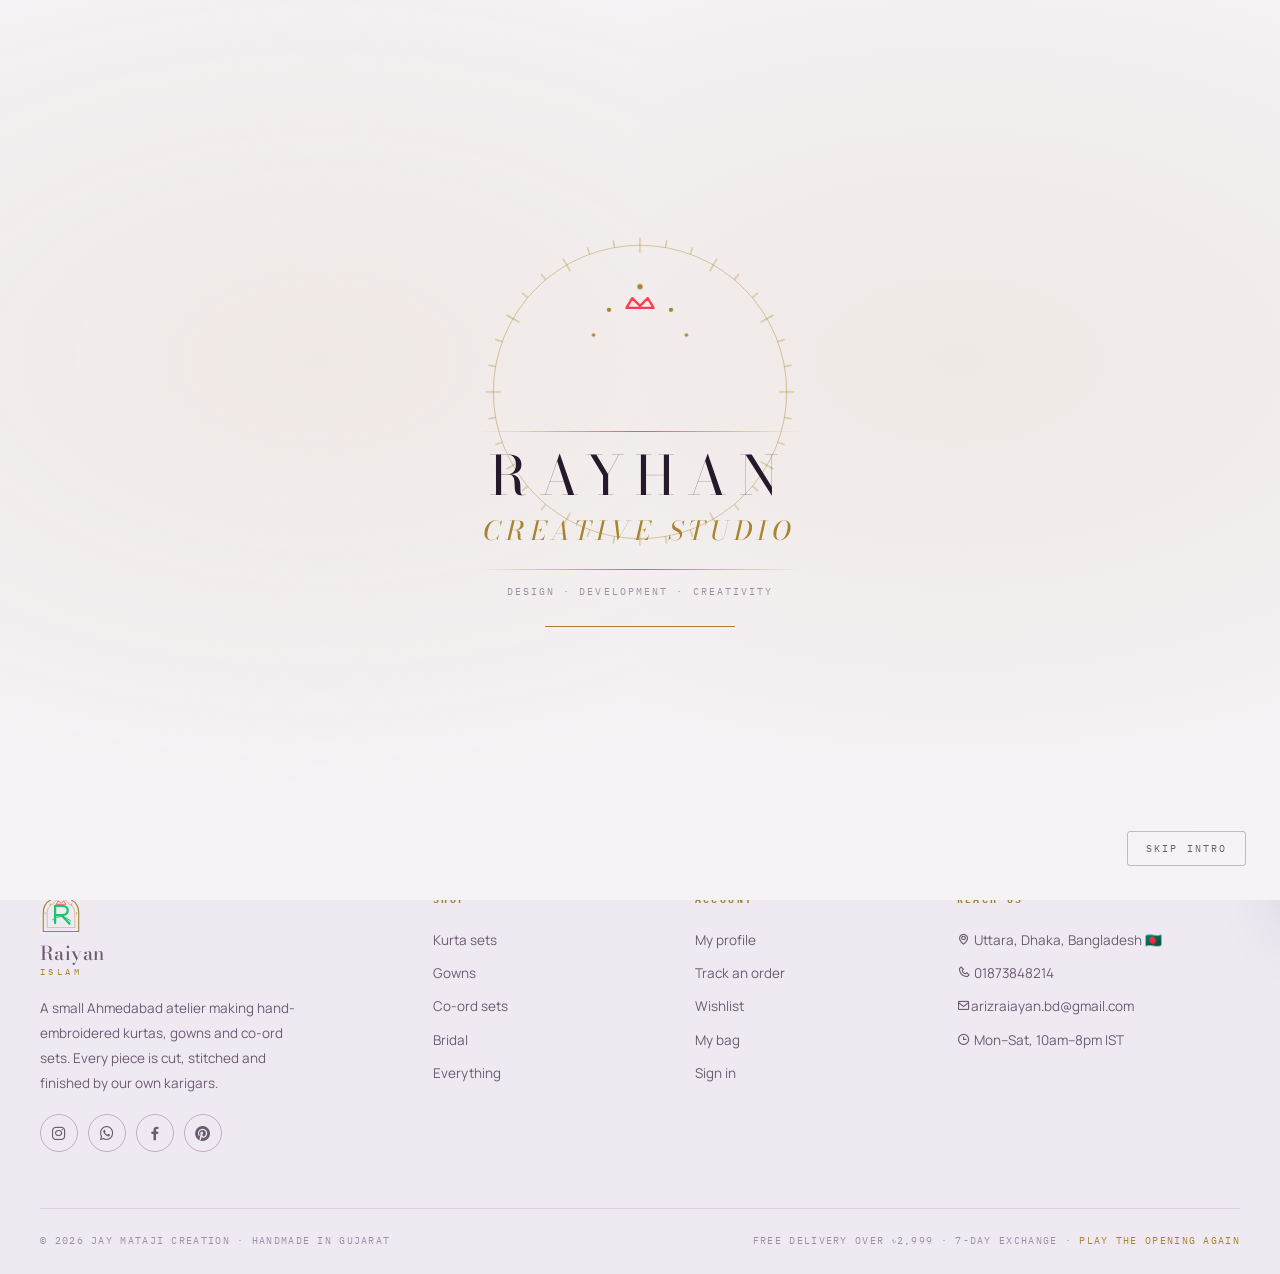
<file: cart.html>
<!DOCTYPE html>
<html lang="en">
<head>
<meta charset="UTF-8">
<meta name="viewport" content="width=device-width,initial-scale=1">
<title>Your bag — Jay Mataji Creation</title>
<link href="https://fonts.googleapis.com/css2?family=Bodoni+Moda:opsz,wght@6..96,400;6..96,500;6..96,600&family=IBM+Plex+Mono:wght@400;500;600&family=Manrope:wght@300;400;500;600;700&display=swap" rel="stylesheet">
<link href="https://unpkg.com/boxicons@2.1.4/css/boxicons.min.css" rel="stylesheet">
<link rel="stylesheet" href="assets/css/style.css">
<link rel="stylesheet" href="assets/css/luxe.css">
<style>
.checkout{display:grid;grid-template-columns:1fr 372px;gap:40px;align-items:start;}
.panel{background:var(--surface);border:1px solid var(--line);border-radius:var(--radius);padding:28px;}
.panel h3{font-size:22px;margin-bottom:6px;}
.panel .sub{font-size:13px;color:var(--ink-soft);margin-bottom:22px;}
.summary{position:sticky;top:100px;}
.big-row{display:flex;gap:18px;padding:20px 0;border-bottom:1px solid var(--line);align-items:flex-start;}
.big-row:last-of-type{border-bottom:none;}
.big-row img{width:104px;height:132px;object-fit:cover;border-radius:2px;flex:none;background:var(--surface-2);}
.big-row .info{flex:1;min-width:0;}
.big-row h4{font-family:var(--f-body);font-size:15.5px;font-weight:600;margin-bottom:5px;}
.big-row .meta{font-family:var(--f-mono);font-size:10px;letter-spacing:.1em;color:var(--ink-faint);margin-bottom:10px;}
.big-row .amt{font-family:var(--f-mono);font-size:17px;font-weight:600;text-align:right;flex:none;}
.row-tools{display:flex;align-items:center;gap:16px;margin-top:12px;flex-wrap:wrap;}
.link-x{background:none;border:none;cursor:pointer;font-family:var(--f-mono);font-size:9.5px;
  letter-spacing:.14em;text-transform:uppercase;color:var(--ink-faint);}
.link-x:hover{color:var(--bad);}
.steps-bar{display:flex;gap:0;margin-bottom:32px;border:1px solid var(--line);border-radius:var(--radius);overflow:hidden;}
.sbar{flex:1;padding:14px;text-align:center;font-family:var(--f-mono);font-size:9.5px;
  letter-spacing:.16em;text-transform:uppercase;color:var(--ink-faint);background:var(--surface);
  border-right:1px solid var(--line);}
.sbar:last-child{border:none;}
.sbar.on{background:var(--btn-bg);color:var(--btn-fg);}
.sbar.done{color:var(--ok);}
.pay-choice{display:flex;gap:14px;align-items:center;padding:18px;border:1px solid var(--line-2);
  border-radius:var(--radius);background:var(--surface-2);margin-bottom:16px;}
.pc-mark{width:44px;height:44px;flex:none;border-radius:50%;display:grid;place-items:center;
  background:linear-gradient(135deg,var(--gold),var(--gold-hi));color:#fff;font-size:23px;}
.pc-copy b{display:block;font-size:14.5px;margin-bottom:3px;}
.pc-copy small{font-size:12.5px;color:var(--ink-soft);line-height:1.6;}
.pay-logos{display:flex;flex-wrap:wrap;gap:8px;margin-bottom:20px;}
.pay-logos .pl{display:inline-flex;align-items:center;gap:6px;font-family:var(--f-mono);
  font-size:9.5px;letter-spacing:.12em;text-transform:uppercase;color:var(--ink-soft);
  border:1px solid var(--line);padding:7px 11px;border-radius:20px;}
.pay-logos .pl i{font-size:14px;color:var(--gold);}
.two{display:grid;grid-template-columns:1fr 1fr;gap:14px;}
.done-card{max-width:560px;margin:0 auto;text-align:center;}
.done-tick{width:76px;height:76px;border-radius:50%;background:var(--ok);color:#fff;
  display:grid;place-items:center;font-size:40px;margin:0 auto 24px;animation:pop .6s cubic-bezier(.3,1.6,.5,1);}
@media(max-width:900px){
  .checkout{grid-template-columns:1fr;}
  .summary{position:static;}
  .two{grid-template-columns:1fr;}
  .big-row img{width:78px;height:100px;}
}
</style>
</head>
<body>

<section class="page-hero">
  <div class="wrap">
    <div class="crumbs"><a href="index.html">Home</a> / Your bag</div>
    <h1 class="display-l">Your bag</h1>
  </div>
</section>

<section class="section tight wrap" id="root"></section>

<script src="assets/js/data.js"></script>
<script src="assets/js/brand.js"></script>
<script src="assets/js/qr.js"></script>
<script src="assets/js/carousel.js"></script>
<script src="assets/js/payments.js"></script>
<script src="assets/js/app.js"></script>
<script src="assets/js/fx.js"></script>
<script>
JMC.boot('shop.html');

let step = 1;           // 1 bag · 2 address · 3 payment · 4 done
let placed = null;
const addr = { name:'', phone:'', line1:'', city:'', state:'Dhaka', pin:'', landmark:'' };
let payMethod = 'cod';

function totals(){
  const sub = JMC.cartTotal();
  const ship = sub === 0 ? 0 : (sub >= 2999 ? 0 : 99);
  return { sub, ship, grand: sub + ship };
}

function summaryHTML(cta){
  const { sub, ship, grand } = totals();
  const n = JMC.cartCount();
  return `<aside class="panel summary">
    <h3>Order summary</h3>
    <p class="sub">${n} item${n===1?'':'s'} in your bag</p>
    <div class="d-line"><span>Subtotal</span><span>${JMC.rs(sub)}</span></div>
    <div class="d-line"><span>Delivery</span><span>${ship ? JMC.rs(ship) : 'Free'}</span></div>
    ${ship ? `<div style="font-size:11.5px;color:var(--gold);margin:-2px 0 8px">
      Add ${JMC.rs(2999 - sub)} more for free delivery</div>` : ''}
    <div class="d-line total"><span>Total</span><b>${JMC.rs(grand)}</b></div>
    ${cta}
    <div style="margin-top:18px;display:flex;flex-direction:column;gap:10px;
      font-size:12px;color:var(--ink-soft)">
      <span><i class='bx bx-lock-alt' style="color:var(--gold)"></i> Your details stay on your device</span>
      <span><i class='bx bx-refresh' style="color:var(--gold)"></i> 7-day exchange on unworn pieces</span>
      <span><i class='bx bx-ruler' style="color:var(--gold)"></i> Free fit adjustment before dispatch</span>
    </div>
  </aside>`;
}

function render(){
  const root = document.getElementById('root');
  const items = JMC.cart();

  if (step === 4 && placed) { renderDone(); return; }

  if (!items.length) {
    root.innerHTML = `<div class="empty-state"><i class='bx bx-shopping-bag'></i>
      <h4>Your bag is empty</h4><p>Once you add a piece it will show up here, and stay here until you check out.</p>
      <a href="shop.html" class="btn btn-solid">Browse the collection</a></div>`;
    return;
  }

  const bar = `<div class="steps-bar">
    <div class="sbar ${step===1?'on':step>1?'done':''}">1 · Your bag</div>
    <div class="sbar ${step===2?'on':step>2?'done':''}">2 · Delivery address</div>
    <div class="sbar ${step===3?'on':''}">3 · Payment</div></div>`;

  if (step === 1) {
    root.innerHTML = bar + `<div class="checkout">
      <div class="panel">
        <h3>Review your pieces</h3>
        <p class="sub">Change size or quantity here before you check out.</p>
        ${items.map(i => `
          <div class="big-row">
            <img src="assets/img/${i.img}-960.jpg" alt="${JMC.esc(i.name)}">
            <div class="info">
              <h4><a href="product.html?sku=${i.sku}">${JMC.esc(i.name)}</a></h4>
              <div class="meta">${i.sku} · Size ${i.size}</div>
              <div class="rs" style="font-family:var(--f-mono);color:var(--gold);font-size:14px">${JMC.rs(i.price)} each</div>
              <div class="row-tools">
                <div class="qty">
                  <button data-dec="${i.key}" aria-label="Decrease">−</button><span>${i.qty}</span>
                  <button data-inc="${i.key}" aria-label="Increase">+</button></div>
                <button class="link-x" data-del="${i.key}">Remove</button>
                <button class="link-x" data-wish="${i.sku}">Save for later</button>
              </div>
            </div>
            <div class="amt">${JMC.rs(i.price * i.qty)}</div>
          </div>`).join('')}
        <div style="margin-top:24px"><a href="shop.html" class="btn btn-line btn-sm">
          <i class='bx bx-left-arrow-alt'></i> Keep shopping</a></div>
      </div>
      ${summaryHTML(`<button class="btn btn-solid btn-block" id="go2">Continue to address</button>`)}
    </div>`;

    root.querySelectorAll('[data-inc]').forEach(b => b.onclick = () => { const k=b.dataset.inc; JMC.setQty(k, JMC.cart().find(i=>i.key===k).qty+1); render(); });
    root.querySelectorAll('[data-dec]').forEach(b => b.onclick = () => { const k=b.dataset.dec; JMC.setQty(k, JMC.cart().find(i=>i.key===k).qty-1); render(); });
    root.querySelectorAll('[data-del]').forEach(b => b.onclick = () => { JMC.removeItem(b.dataset.del); render(); });
    root.querySelectorAll('[data-wish]').forEach(b => b.onclick = () => { JMC.toggleWish(b.dataset.wish); });
    document.getElementById('go2').onclick = () => {
      if (!JMC.requireAuth('cart.html')) return;
      const u = JMC.currentUser();
      addr.name = addr.name || u.name; addr.phone = addr.phone || u.phone;
      step = 2; render(); scrollTo({top:0,behavior:'smooth'});
    };
  }

  if (step === 2) {
    const saved = (JMC.currentUser().addresses || []);
    root.innerHTML = bar + `<div class="checkout">
      <div class="panel">
        <h3>Where should it go?</h3>
        <p class="sub">We ship across India. Bridal orders get a call before dispatch.</p>
        ${saved.length ? `<div class="field"><label>Use a saved address</label>
          <select class="input" id="saved-pick"><option value="">Enter a new address</option>
          ${saved.map((a,i) => `<option value="${i}">${JMC.esc(a.line1)}, ${JMC.esc(a.city)} — ${JMC.esc(a.pin)}</option>`).join('')}
          </select></div>` : ''}
        <div class="two">
          <div class="field"><label>Full name</label><input class="input" id="a-name" value="${JMC.esc(addr.name)}" placeholder="Riddhi Patel"></div>
          <div class="field"><label>Mobile number</label><input class="input" id="a-phone" value="${JMC.esc(addr.phone)}" placeholder="01873848214"></div>
        </div>
        <div class="field"><label>Flat, building, street</label>
          <input class="input" id="a-line1" value="${JMC.esc(addr.line1)}" placeholder="B-402, Shreeji Residency, Bhairavnath Road"></div>
        <div class="two">
          <div class="field"><label>City</label><input class="input" id="a-city" value="${JMC.esc(addr.city)}" placeholder="Ahmedabad"></div>
          <div class="field"><label>State</label><input class="input" id="a-state" value="${JMC.esc(addr.state)}"></div>
        </div>
        <div class="two">
          <div class="field"><label>PIN code</label><input class="input" id="a-pin" value="${JMC.esc(addr.pin)}" placeholder="380008" inputmode="numeric" maxlength="6"></div>
          <div class="field"><label>Landmark (optional)</label><input class="input" id="a-land" value="${JMC.esc(addr.landmark)}" placeholder="Near Jain temple"></div>
        </div>
        <div class="err-msg" id="a-err"></div>
        <div style="display:flex;gap:12px;flex-wrap:wrap">
          <button class="btn btn-line" id="back1"><i class='bx bx-left-arrow-alt'></i> Back to bag</button>
          <button class="btn btn-solid" id="go3" style="flex:1">Continue to payment</button>
        </div>
      </div>
      ${summaryHTML('')}
    </div>`;

    const pick = document.getElementById('saved-pick');
    if (pick) pick.onchange = () => {
      const a = saved[pick.value]; if (!a) return;
      Object.assign(addr, a); step = 2; render();
    };
    document.getElementById('back1').onclick = () => { step = 1; render(); };
    document.getElementById('go3').onclick = () => {
      addr.name = document.getElementById('a-name').value.trim();
      addr.phone = document.getElementById('a-phone').value.trim();
      addr.line1 = document.getElementById('a-line1').value.trim();
      addr.city = document.getElementById('a-city').value.trim();
      addr.state = document.getElementById('a-state').value.trim();
      addr.pin = document.getElementById('a-pin').value.trim();
      addr.landmark = document.getElementById('a-land').value.trim();
      const err = document.getElementById('a-err');
      if (addr.name.length < 2) return err.textContent = 'Enter the name for the delivery.';
      if (!/^[\d+\s-]{10,15}$/.test(addr.phone)) return err.textContent = 'Enter a 10-digit mobile number.';
      if (addr.line1.length < 6) return err.textContent = 'Enter the flat and street.';
      if (!addr.city) return err.textContent = 'Enter the city.';
      if (!/^\d{6}$/.test(addr.pin)) return err.textContent = 'PIN code must be 6 digits.';
      /* save address to profile */
      const u = JMC.currentUser(); const list = u.addresses || [];
      if (!list.some(a => a.line1 === addr.line1 && a.pin === addr.pin)) { list.push({...addr}); JMC.updateUser({ addresses:list }); }
      step = 3; render(); scrollTo({top:0,behavior:'smooth'});
    };
  }

  if (step === 3) {
    const { grand } = totals();
    root.innerHTML = bar + `<div class="checkout">
      <div class="panel">
        <h3>How would you like to pay?</h3>
        <p class="sub">Shipping to ${JMC.esc(addr.line1)}, ${JMC.esc(addr.city)} — ${JMC.esc(addr.pin)}</p>

        <div class="pay-choice">
          <div class="pc-mark"><i class='bx bx-shield-quarter'></i></div>
          <div class="pc-copy">
            <b>UPI, card, netbanking, wallet or cash</b>
            <small>Pick your method on the next screen. UPI opens a live code you can scan with any app.</small>
          </div>
        </div>

        <div class="pay-logos">
          <span class="pl"><i class='bx bx-money'></i> Cash on delivery</span>
        </div>

        <div class="err-msg" id="p-err"></div>
        <div style="display:flex;gap:12px;flex-wrap:wrap;margin-top:8px">
          <button class="btn btn-line" id="back2"><i class='bx bx-left-arrow-alt'></i> Back</button>
          <button class="btn btn-gold" id="place" style="flex:1">Pay ${JMC.rs(grand)}</button>
        </div>
      </div>
      ${summaryHTML('')}
    </div>`;

    document.getElementById('back2').onclick = () => { step = 2; render(); };
    document.getElementById('place').onclick = () => {
      const { sub, ship, grand } = totals();
      JMCPay.open({
        amount: grand,
        orderRef: 'JMC' + Date.now().toString(36).toUpperCase(),
        onDone: result => {
          payMethod = result.method;
          placed = JMC.placeOrder({
            items: JMC.cart(), address: {...addr},
            payment: result.method,
            paymentLabel: result.label,
            paymentRef: result.ref,
            paymentPending: !!result.pending,
            total: sub, shipping: ship + (result.fee || 0),
            user: JMC.currentUser()
          });
          step = 4; render(); scrollTo({top:0,behavior:'smooth'});
          JMC.toast(result.pending ? 'Order placed — payment being verified'
                                   : 'Order placed — thank you', 'ok');
        }
      });
    };
  }

}

function renderDone(){
  if (!placed) { step = 1; render(); return; }
  const payNames = { cod:'Cash on delivery', upi:'UPI', card:'Card', bank:'Bank transfer' };
  document.getElementById('root').innerHTML = `
    <div class="panel done-card">
      <div class="done-tick"><i class='bx bx-check'></i></div>
      <h2 class="display-m">Order placed</h2>
      <p class="lede" style="margin:14px auto 26px">Thank you, ${JMC.esc(placed.userName.split(' ')[0])}. We have your order and will confirm it on ${JMC.esc(placed.phone)} within a few hours.</p>
      <div style="background:var(--surface-2);border-radius:var(--radius);padding:22px;text-align:left;margin-bottom:26px">
        <div class="d-line"><span>Order number</span><b style="font-family:var(--f-mono);color:var(--gold)">${placed.id}</b></div>
        <div class="d-line"><span>Items</span><span>${placed.items.reduce((n,i)=>n+i.qty,0)}</span></div>
        <div class="d-line"><span>Payment</span><span>${JMC.esc(placed.paymentLabel || payNames[placed.payment] || placed.payment)}</span></div>
        ${placed.paymentRef ? `<div class="d-line"><span>Reference</span><span>${JMC.esc(placed.paymentRef)}</span></div>` : ''}
        ${placed.paymentPending ? `<div class="d-line"><span>Status</span><span style="color:var(--warn)">Verifying your payment</span></div>` : ''}
        <div class="d-line"><span>Delivering to</span><span style="text-align:right;max-width:60%">${JMC.esc(placed.address.line1)}, ${JMC.esc(placed.address.city)} — ${JMC.esc(placed.address.pin)}</span></div>
        <div class="d-line total"><span>Total paid</span><b>${JMC.rs(placed.total)}</b></div>
      </div>
      <div style="display:flex;gap:12px;justify-content:center;flex-wrap:wrap">
        <a href="orders.html" class="btn btn-solid">Track this order</a>
        <a href="shop.html" class="btn btn-line">Keep shopping</a>
      </div>
    </div>`;
}

window.onJMCLive = key => { if (key === JMC.K.carts && step === 1) render(); };
render();
JMC.renderFooter();
</script>
</body>
</html>
</file>
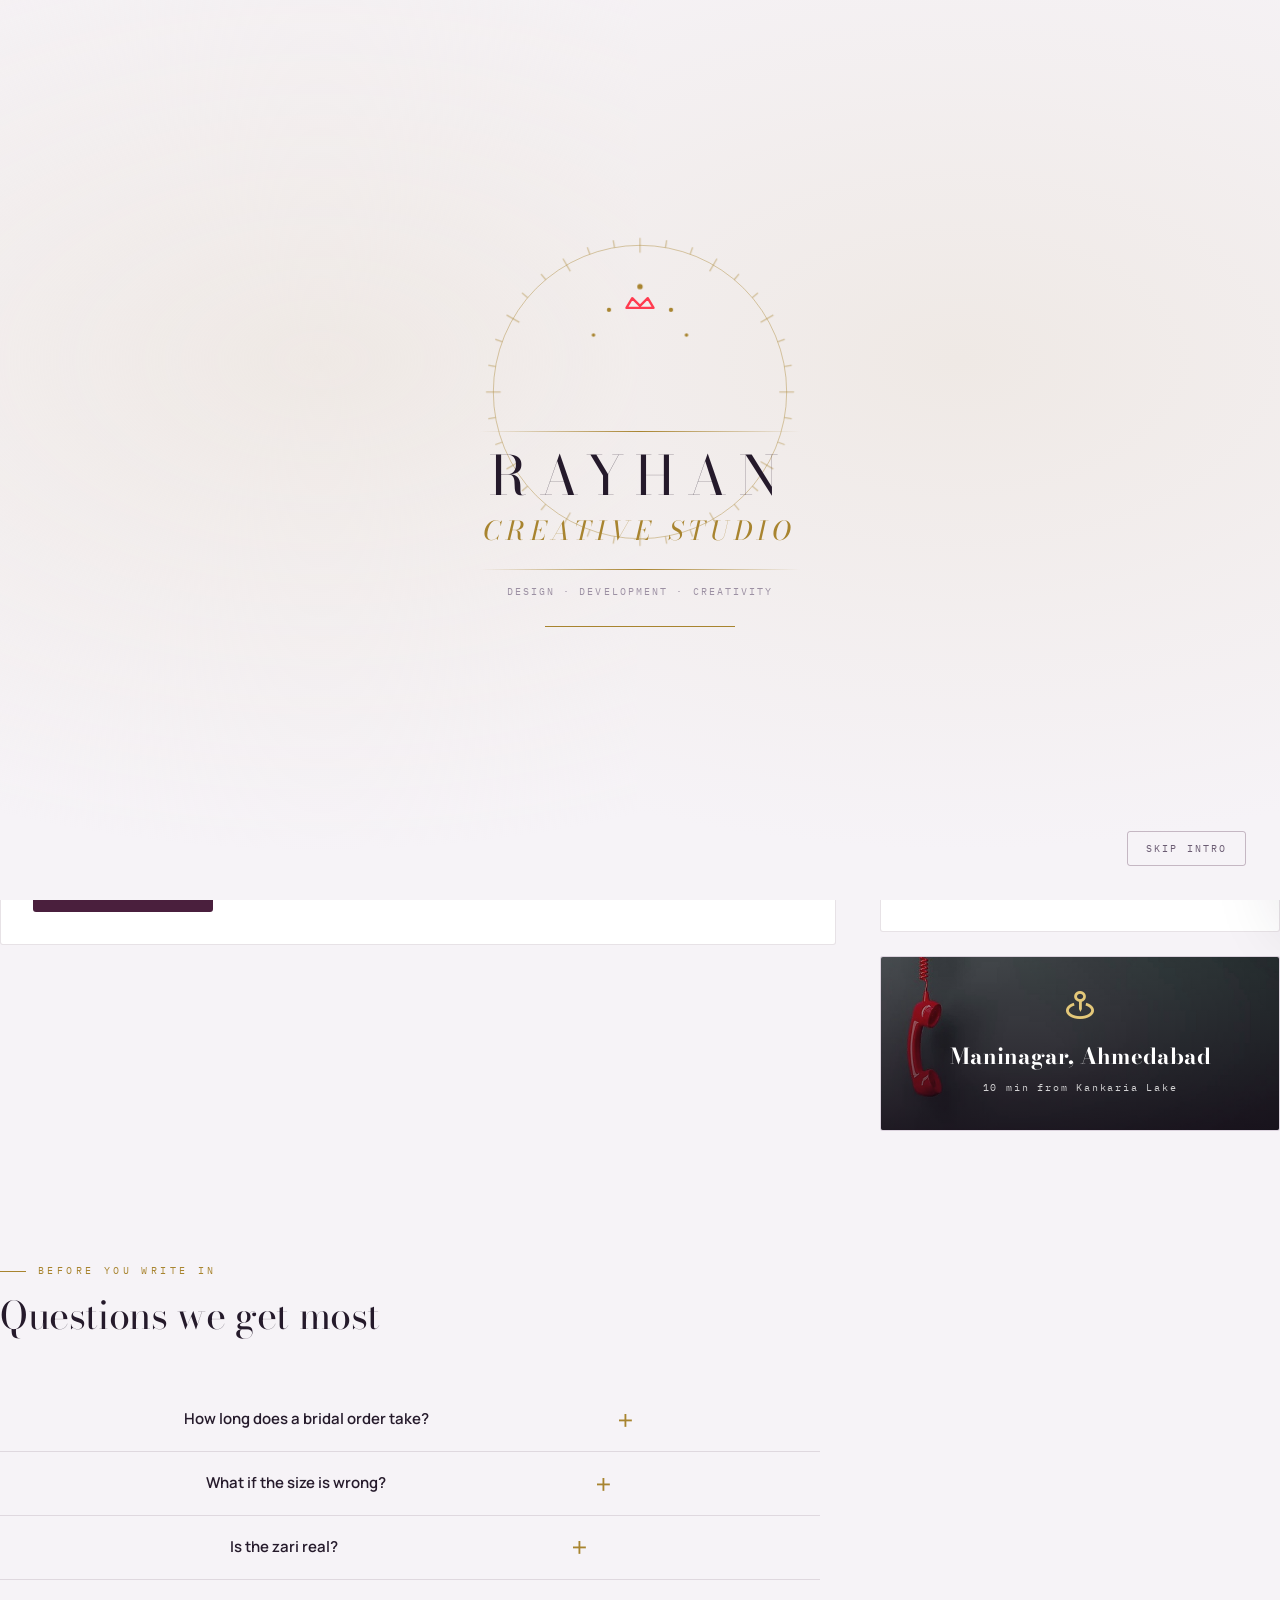
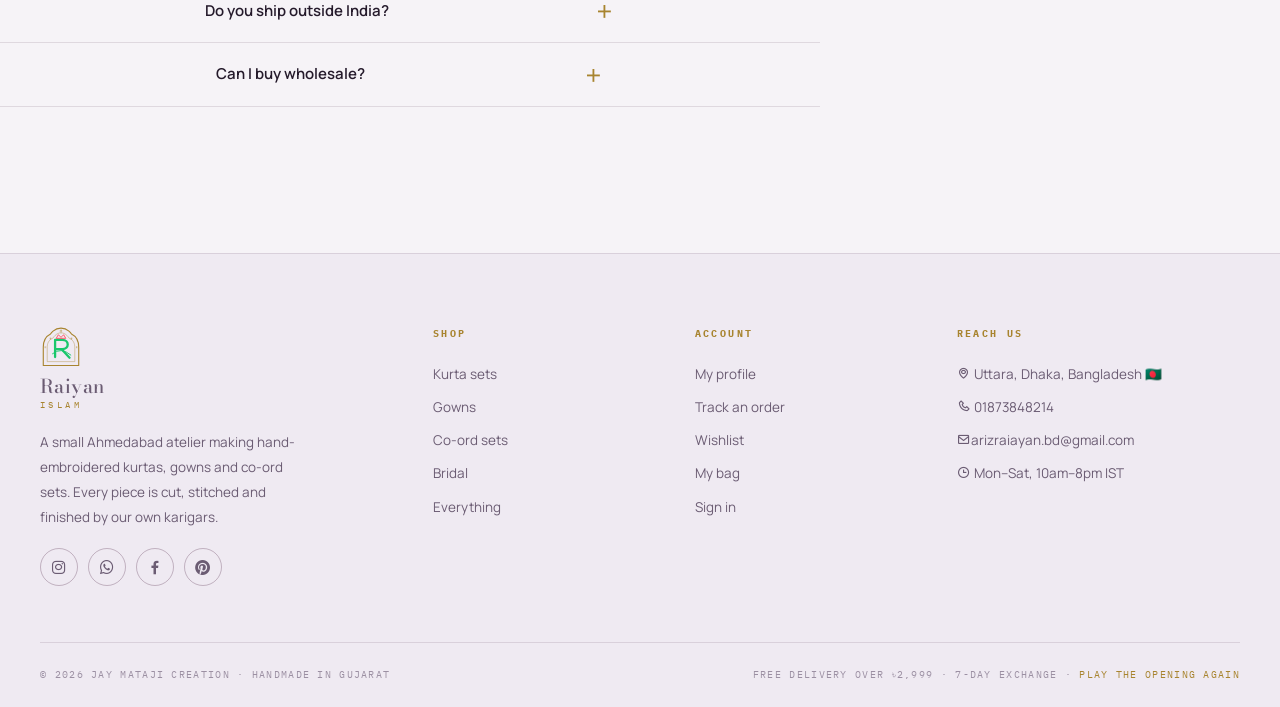
<file: contact.html>
<!DOCTYPE html>
<html lang="en">
<head>
<meta charset="UTF-8">
<meta name="viewport" content="width=device-width,initial-scale=1">
<title>Contact — </title>
<link href="https://fonts.googleapis.com/css2?family=Bodoni+Moda:opsz,wght@6..96,400;6..96,500;6..96,600&family=IBM+Plex+Mono:wght@400;500;600&family=Manrope:wght@300;400;500;600;700&display=swap" rel="stylesheet">
<link href="https://unpkg.com/boxicons@2.1.4/css/boxicons.min.css" rel="stylesheet">
<link rel="stylesheet" href="assets/css/style.css">
<link rel="stylesheet" href="assets/css/luxe.css">
<style>
.c-grid{display:grid;grid-template-columns:1fr 400px;gap:44px;align-items:start;}
.panel{background:var(--surface);border:1px solid var(--line);border-radius:var(--radius);padding:32px;}
.panel h3{font-size:23px;margin-bottom:6px;}
.panel .sub{font-size:13.5px;color:var(--ink-soft);margin-bottom:26px;}
.two{display:grid;grid-template-columns:1fr 1fr;gap:15px;}
.ci{display:flex;gap:15px;padding:20px 0;border-bottom:1px solid var(--line);}
.ci:last-child{border:none;padding-bottom:0;}
.ci-ic{width:44px;height:44px;border-radius:50%;background:var(--surface-2);border:1px solid var(--line);
  display:grid;place-items:center;color:var(--gold);font-size:21px;flex:none;}
.ci b{display:block;font-size:14px;font-weight:600;margin-bottom:4px;}
.ci p,.ci a{font-size:13.5px;color:var(--ink-soft);line-height:1.65;}
.ci a:hover{color:var(--gold);}
.map{aspect-ratio:16/7;overflow:hidden;border-radius:var(--radius);border:1px solid var(--line);
  background:var(--surface-2);position:relative;}
.map img{width:100%;height:100%;object-fit:cover;filter:saturate(.7);}
.map-pin{position:absolute;inset:0;display:grid;place-items:center;
  background:linear-gradient(to top,rgba(20,10,22,.72),rgba(20,10,22,.15));color:#fff;text-align:center;}
.map-pin i{font-size:34px;color:#E4C879;}
.map-pin b{font-family:var(--f-display);font-size:22px;display:block;margin-top:10px;}
.map-pin small{font-family:var(--f-mono);font-size:10px;letter-spacing:.18em;color:rgba(255,255,255,.8);}
.faq{border-bottom:1px solid var(--line);}
.faq q{display:flex;justify-content:space-between;align-items:center;gap:16px;
  padding:19px 0;cursor:pointer;font-size:15px;font-weight:600;quotes:none;}
.faq q i{color:var(--gold);font-size:22px;transition:transform .3s;flex:none;}
.faq.on q i{transform:rotate(45deg);}
.faq a.ans{display:block;max-height:0;overflow:hidden;transition:max-height .38s ease;
  font-size:14px;color:var(--ink-soft);line-height:1.85;}
.faq.on a.ans{max-height:220px;padding-bottom:19px;}
@media(max-width:900px){.c-grid{grid-template-columns:1fr;}.two{grid-template-columns:1fr;}}
</style>
</head>
<body>

<section class="page-hero"><div class="wrap">
  <div class="crumbs"><a href="index.html">Home</a> / Contact</div>
  <h1 class="display-l">Talk to us</h1>
  <p class="lede" style="margin-top:14px">A real person answers, usually within a few hours during shop hours.</p>
</div></section>

<section class="section tight wrap">
  <div class="c-grid">
    <div class="panel">
      <h3>Send us a message</h3>
      <p class="sub">Bridal enquiry, sizing question, or an order that needs chasing — all of it comes to the same inbox.</p>
      <div class="two">
        <div class="field"><label for="c-name">Your name</label><input class="input" id="c-name" placeholder="Riddhi Patel"></div>
        <div class="field"><label for="c-phone">Mobile number</label><input class="input" id="c-phone" placeholder="98250 00000"></div>
      </div>
      <div class="two">
        <div class="field"><label for="c-email">Email address</label><input class="input" type="email" id="c-email" placeholder="you@email.com"></div>
        <div class="field"><label for="c-topic">What is it about?</label>
          <select class="input" id="c-topic">
            <option>Bridal consultation</option><option>Sizing &amp; fit</option>
            <option>An existing order</option><option>Wholesale enquiry</option><option>Something else</option>
          </select></div>
      </div>
      <div class="field"><label for="c-msg">Your message</label>
        <textarea class="input" id="c-msg" placeholder="Tell us the date you need it by, and we'll tell you straight away if it's possible."></textarea></div>
      <div class="err-msg" id="c-err"></div>
      <button class="btn btn-solid" id="c-send">Send message</button>
    </div>

    <div>
      <div class="panel" style="margin-bottom:24px">
        <h3>Reach us directly</h3><p class="sub">Monday to Saturday, 10am–8pm IST</p>
        <div class="ci"><div class="ci-ic"><i class='bx bx-map'></i></div>
          <div><b>The workshop</b><p>2nd floor, Shreeji Complex,<br>Uttara, Dhaka-1230, Bangladesh 🇧🇩</p></div></div>
        <div class="ci"><div class="ci-ic"><i class='bx bx-phone'></i></div>
          <div><b>Phone &amp; WhatsApp</b><a href="tel:+01873848214">+01873848214</a></div></div>
        <div class="ci"><div class="ci-ic"><i class='bx bx-envelope'></i></div>
          <div><b>Email</b><a href="mailto:care@jaymataji.com">care@raiyah.com</a></div></div>
        <div class="ci"><div class="ci-ic"><i class='bx bx-time-five'></i></div>
          <div><b>Bridal fittings</b><p>By appointment, including Sundays.<br>Call at least two days ahead.</p></div></div>
      </div>
      <div class="map">
        <img src="assets/img/contact1-1920.jpg" alt="Maninagar, Ahmedabad" loading="lazy">
        <div class="map-pin"><div><i class='bx bx-map-pin'></i>
          <b>Maninagar, Ahmedabad</b><small>10 min from Kankaria Lake</small></div></div>
      </div>
    </div>
  </div>
</section>

<section class="section tight wrap">
  <div class="section-head"><div class="eyebrow">Before you write in</div>
    <h2 class="display-m">Questions we get most</h2></div>
  <div style="max-width:820px">
    <div class="faq"><q>How long does a bridal order take? <i class='bx bx-plus'></i></q>
      <a class="ans">Three to four weeks from the day we take measurements, and we will not accept an order we cannot finish in time. If your date is closer than that, call us — sometimes we can move things around, and we will tell you honestly if we cannot.</a></div>
    <div class="faq"><q>What if the size is wrong? <i class='bx bx-plus'></i></q>
      <a class="ans">Send us a photo and your measurements. We adjust length, sleeve and waist free of charge and pay the return pickup once per order. If the piece is unworn and untagged you can also exchange it outright within 7 days.</a></div>
    <div class="faq"><q>Is the zari real? <i class='bx bx-plus'></i></q>
      <a class="ans">On anything labelled zari or zardozi, yes — metal thread, not metallic plastic. It is why those pieces cost more and why they must be dry cleaned rather than washed.</a></div>
    <div class="faq"><q>Do you ship outside India? <i class='bx bx-plus'></i></q>
      <a class="ans">Not through the website yet. Message us with your city and we will quote a courier rate. Several customers in the UK and UAE order this way.</a></div>
    <div class="faq"><q>Can I buy wholesale? <i class='bx bx-plus'></i></q>
      <a class="ans">Yes, from twenty pieces upward on non-bridal styles. Pick the topic “Wholesale enquiry” above and tell us quantity and delivery date.</a></div>
  </div>
</section>

<script src="assets/js/data.js"></script>
<script src="assets/js/brand.js"></script>
<script src="assets/js/qr.js"></script>
<script src="assets/js/carousel.js"></script>
<script src="assets/js/payments.js"></script>
<script src="assets/js/app.js"></script>
<script src="assets/js/fx.js"></script>
<script>
JMC.boot('contact.html');

const u = JMC.session();
if (u) { document.getElementById('c-name').value = u.name;
  document.getElementById('c-email').value = u.email;
  document.getElementById('c-phone').value = u.phone || ''; }

document.querySelectorAll('.faq q').forEach(q => q.onclick = () => q.parentElement.classList.toggle('on'));

document.getElementById('c-send').onclick = e => {
  const err = document.getElementById('c-err');
  const name = document.getElementById('c-name').value.trim();
  const email = document.getElementById('c-email').value.trim();
  const phone = document.getElementById('c-phone').value.trim();
  const body = document.getElementById('c-msg').value.trim();
  if (name.length < 2) return err.textContent = 'Enter your name so we know who is writing.';
  if (!/^[^@\s]+@[^@\s]+\.[a-z]{2,}$/i.test(email)) return err.textContent = 'Enter a valid email address.';
  if (body.length < 10) return err.textContent = 'Tell us a little more so we can help properly.';
  err.textContent = '';
  const btn = e.currentTarget;
  btn.disabled = true; btn.innerHTML = '<span class="spinner"></span> Sending';
  setTimeout(() => {
    JMC.addMessage({ name, email, phone, subject: document.getElementById('c-topic').value, body });
    JMC.toast('Message sent — we usually reply the same day', 'ok');
    document.getElementById('c-msg').value = '';
    btn.disabled = false; btn.textContent = 'Send message';
  }, 700);
};

JMC.renderFooter();
</script>
</body>
</html>
</file>
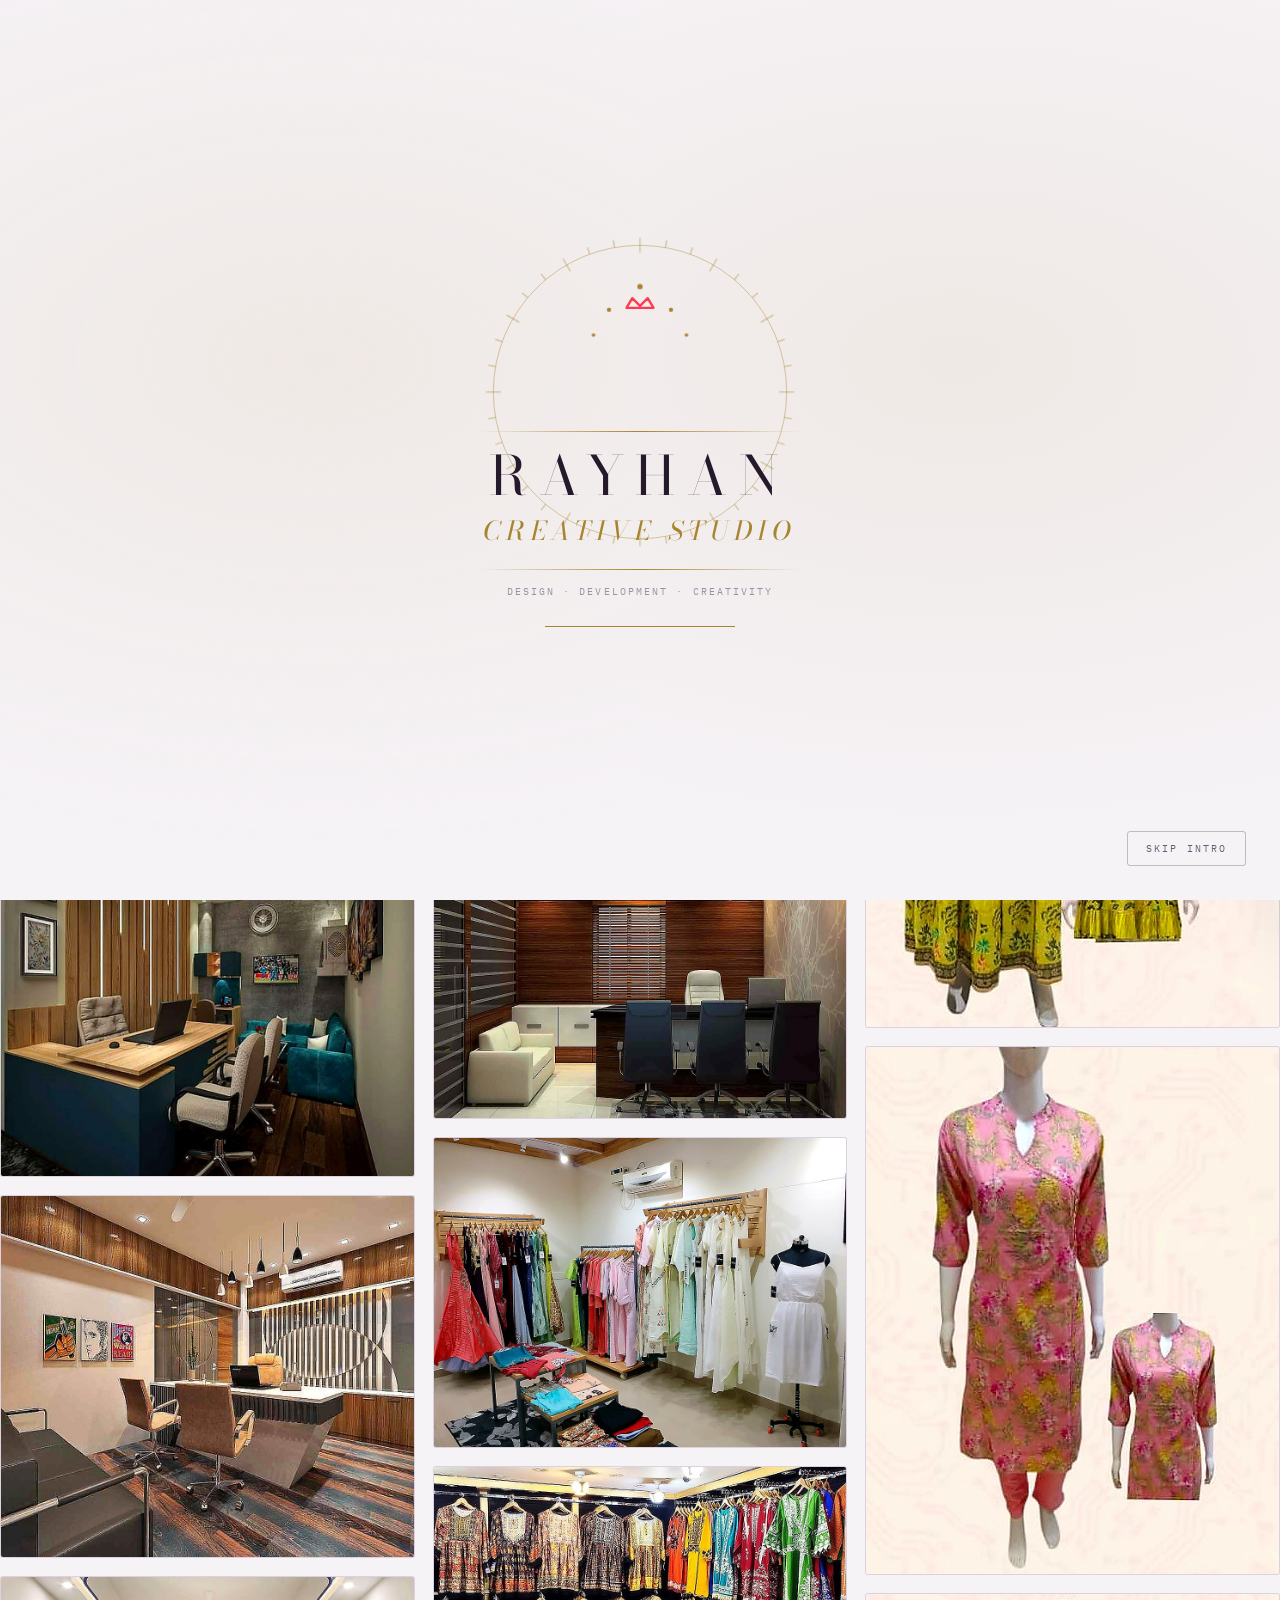
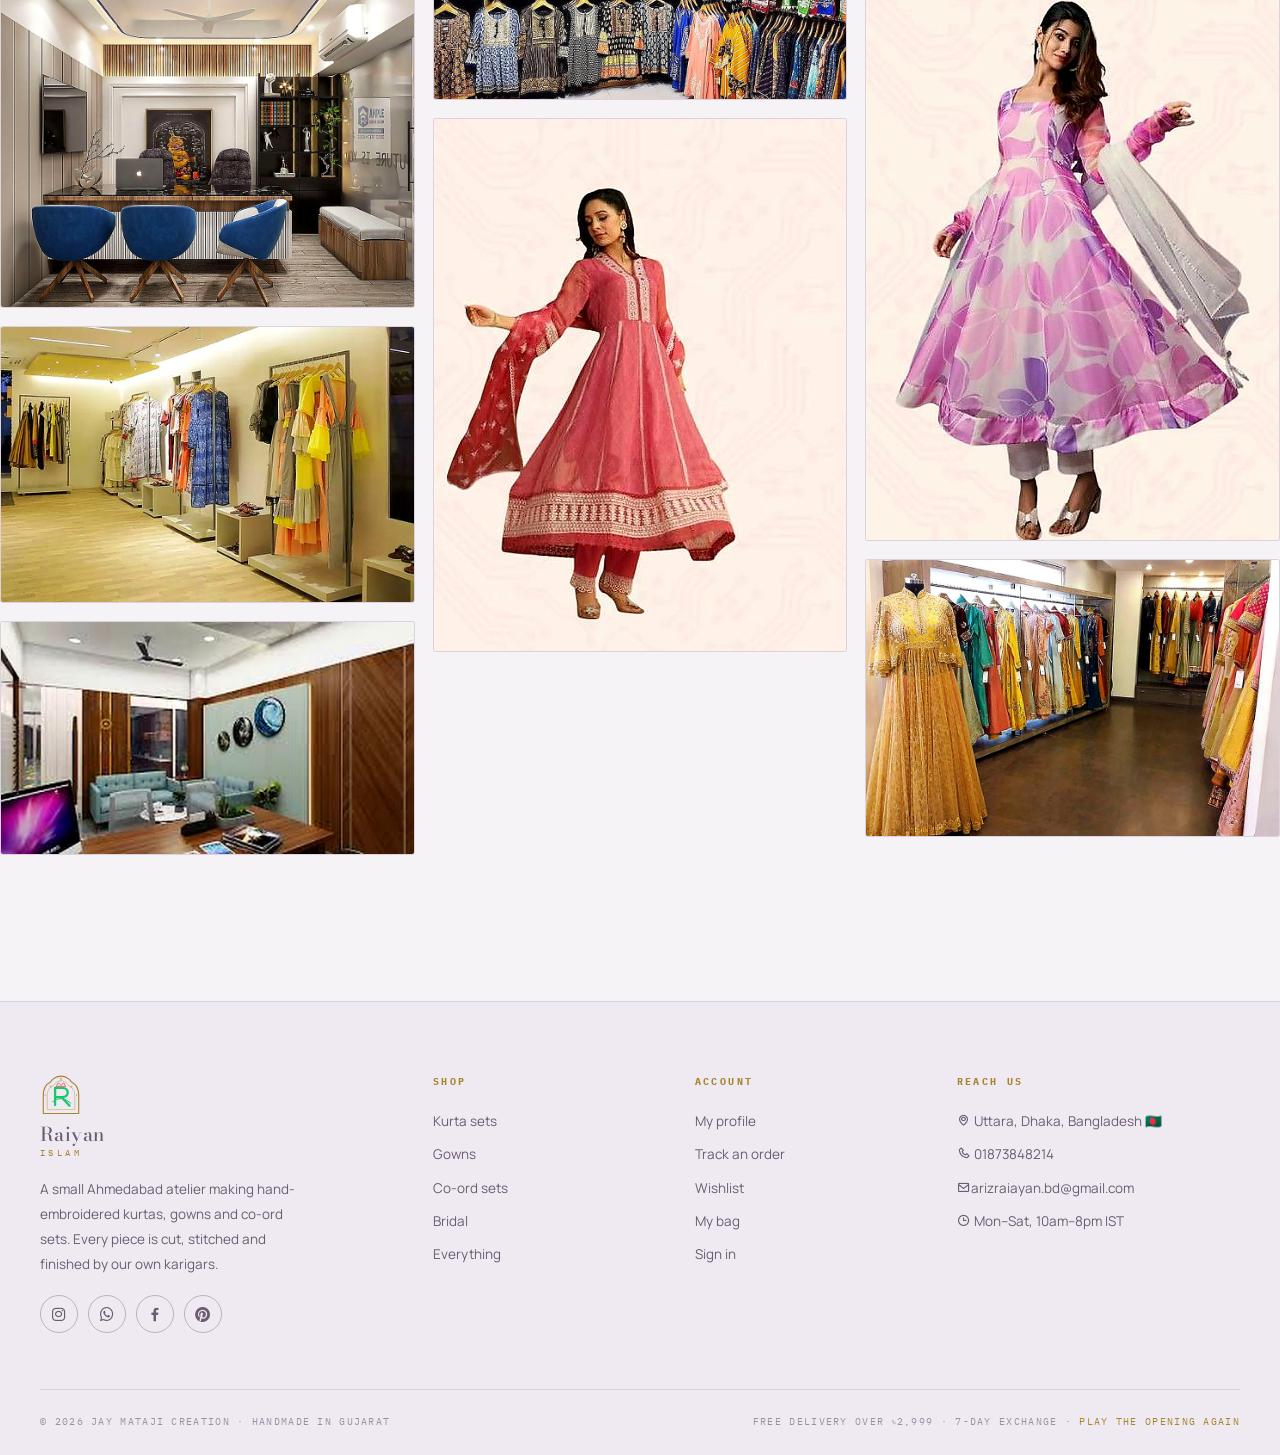
<file: gallery.html>
<!DOCTYPE html>
<html lang="en">
<head>
<meta charset="UTF-8">
<meta name="viewport" content="width=device-width,initial-scale=1">
<title>The Atelier  </title>
<link href="https://fonts.googleapis.com/css2?family=Bodoni+Moda:opsz,wght@6..96,400;6..96,500;6..96,600&family=IBM+Plex+Mono:wght@400;500;600&family=Manrope:wght@300;400;500;600;700&display=swap" rel="stylesheet">
<link href="https://unpkg.com/boxicons@2.1.4/css/boxicons.min.css" rel="stylesheet">
<link rel="stylesheet" href="assets/css/style.css">
<link rel="stylesheet" href="assets/css/luxe.css">
<style>
.masonry{columns:3;column-gap:18px;}
.mitem{break-inside:avoid;margin-bottom:18px;position:relative;overflow:hidden;
  border-radius:var(--radius);cursor:zoom-in;background:var(--surface-2);border:1px solid var(--line);}
.mitem img{width:100%;display:block;transition:transform .8s cubic-bezier(.3,0,.2,1);}
.mitem:hover img{transform:scale(1.05);}
.mcap{position:absolute;inset:auto 0 0 0;padding:36px 20px 18px;color:#fff;
  background:linear-gradient(to top,rgba(18,10,20,.88),transparent);
  opacity:0;transform:translateY(12px);transition:.35s;}
.mitem:hover .mcap{opacity:1;transform:none;}
.mcap b{font-family:var(--f-display);font-size:18px;font-weight:500;display:block;}
.mcap small{font-family:var(--f-mono);font-size:9px;letter-spacing:.18em;
  text-transform:uppercase;color:#E4C879;}
.gtabs{display:flex;gap:9px;flex-wrap:wrap;margin-bottom:32px;}
.gtab{font-family:var(--f-mono);font-size:9.5px;letter-spacing:.16em;text-transform:uppercase;
  padding:9px 18px;border:1px solid var(--line-2);border-radius:22px;cursor:pointer;
  background:var(--surface);transition:.25s;}
.gtab.on{background:var(--btn-bg);color:var(--btn-fg);border-color:var(--btn-bg);}
.lb{position:fixed;inset:0;z-index:1100;background:rgba(12,7,14,.95);
  display:none;align-items:center;justify-content:center;padding:44px;}
.lb.open{display:flex;}
.lb img{max-width:100%;max-height:100%;object-fit:contain;border-radius:2px;
  animation:lbIn .35s cubic-bezier(.3,1.3,.5,1);}
@keyframes lbIn{from{opacity:0;transform:scale(.94);}to{opacity:1;transform:none;}}
.lb-x,.lb-prev,.lb-next{position:absolute;background:rgba(255,255,255,.1);border:1px solid rgba(255,255,255,.24);
  color:#fff;width:48px;height:48px;border-radius:50%;cursor:pointer;font-size:24px;
  display:grid;place-items:center;transition:.25s;}
.lb-x:hover,.lb-prev:hover,.lb-next:hover{background:#E4C879;color:#231a10;border-color:#E4C879;}
.lb-x{top:26px;right:26px;} .lb-prev{left:26px;top:50%;transform:translateY(-50%);}
.lb-next{right:26px;top:50%;transform:translateY(-50%);}
.lb-cap{position:absolute;bottom:24px;left:0;right:0;text-align:center;color:#fff;}
.lb-cap b{font-family:var(--f-display);font-size:19px;display:block;}
.lb-cap small{font-family:var(--f-mono);font-size:9.5px;letter-spacing:.2em;color:#E4C879;}
@media(max-width:900px){.masonry{columns:2;column-gap:12px;}.mitem{margin-bottom:12px;}
  .mcap{opacity:1;transform:none;}.lb{padding:16px;}
  .lb-prev,.lb-next{width:40px;height:40px;font-size:20px;}}
@media(max-width:520px){.masonry{columns:1;}}
</style>
</head>
<body>

<section class="page-hero"><div class="wrap">
  <div class="crumbs"><a href="index.html">Home</a> / The Atelier</div>
  <h1 class="display-l">Inside the atelier</h1>
  <p class="lede" style="margin-top:14px">Photographs from our workshop in Maninagar and from customer fittings. Every image here is a 4K original — click to open it full size.</p>
</div></section>

<section class="section tight wrap">
  <div class="gtabs" id="gtabs"></div>
  <div class="masonry" id="masonry"></div>
</section>

<div class="lb" id="lb" role="dialog" aria-label="Photo viewer">
  <button class="lb-x" id="lb-x" aria-label="Close"><i class='bx bx-x'></i></button>
  <button class="lb-prev" id="lb-prev" aria-label="Previous"><i class='bx bx-chevron-left'></i></button>
  <img id="lb-img" alt="">
  <button class="lb-next" id="lb-next" aria-label="Next"><i class='bx bx-chevron-right'></i></button>
  <div class="lb-cap" id="lb-cap"></div>
</div>

<script src="assets/js/data.js"></script>
<script src="assets/js/brand.js"></script>
<script src="assets/js/qr.js"></script>
<script src="assets/js/carousel.js"></script>
<script src="assets/js/payments.js"></script>
<script src="assets/js/app.js"></script>
<script src="assets/js/fx.js"></script>
<script>
JMC.boot('gallery.html');

const SHOTS = [
  { f:'g3-hd', t:'Zari border, close', c:'work', s:'3840 × 2560' },
  { f:'g4',    t:'Bridal panel on the frame', c:'work', s:'3840 × 3610' },
  { f:'g15',   t:'Abhla mirrors, hand-set', c:'work', s:'3840 × 3360' },
  { f:'g11',   t:'Fitting room, Maninagar', c:'studio', s:'3840 × 3072' },
  { f:'g6',    t:'Fabric library', c:'studio', s:'3840 × 2560' },
  { f:'g12',   t:'Cutting table, Monday morning', c:'studio', s:'3840 × 2150' },
  { f:'g13',   t:'Salwar set, finished', c:'pieces', s:'3840 × 2743' },
  { f:'g14',   t:'Co-ord set on the rail', c:'pieces', s:'3840 × 2880' },
  { f:'g8',    t:'Aari work on mulberry silk', c:'work', s:'3840 × 2880' },
  { f:'10',    t:'Morning light on the rail', c:'studio', s:'3840 × 2161' },
  { f:'27',    t:'Anarkali, full flare', c:'pieces', s:'3840 × 2980' },
  { f:'11',    t:'Banarasi butis, woven', c:'pieces', s:'3840 × 2970' },
  { f:'6',     t:'Appliqué shoulder', c:'work', s:'3840 × 3008' },
  { f:'3',     t:'Zardozi neckline', c:'work', s:'3840 × 2899' },
  { f:'g3',    t:'Velvet bodice, stones set', c:'pieces', s:'3840 × 2560' }
];
const CATS = { all:'Everything', work:'Hand work', studio:'The studio', pieces:'Finished pieces' };
let cat = 'all', shown = SHOTS, i = 0;

document.getElementById('gtabs').innerHTML = Object.entries(CATS).map(([k,l]) =>
  `<button class="gtab ${k==='all'?'on':''}" data-g="${k}">${l}</button>`).join('');

function paint(){
  shown = cat === 'all' ? SHOTS : SHOTS.filter(s => s.c === cat);
  document.getElementById('masonry').innerHTML = shown.map((s,n) => `
    <figure class="mitem" data-i="${n}">
      <img src="assets/img/${s.f}-960.jpg"
           srcset="assets/img/${s.f}-960.jpg 960w, assets/img/${s.f}-1920.jpg 1920w"
           sizes="(max-width:520px) 100vw, (max-width:900px) 50vw, 33vw"
           alt="${JMC.esc(s.t)}" loading="lazy">
      <figcaption class="mcap"><b>${JMC.esc(s.t)}</b><small>${s.s} · 4K</small></figcaption>
    </figure>`).join('');
  document.querySelectorAll('[data-i]').forEach(el => el.onclick = () => open(+el.dataset.i));
}
document.querySelectorAll('[data-g]').forEach(b => b.onclick = () => {
  cat = b.dataset.g;
  document.querySelectorAll('.gtab').forEach(x => x.classList.toggle('on', x === b));
  paint();
});

const lb = document.getElementById('lb'), lbImg = document.getElementById('lb-img'), lbCap = document.getElementById('lb-cap');
function open(n){ i = n; show(); lb.classList.add('open'); document.body.style.overflow = 'hidden'; }
function show(){ const s = shown[i];
  lbImg.src = 'assets/img/' + s.f + '-4k.jpg'; lbImg.alt = s.t;
  lbCap.innerHTML = `<b>${JMC.esc(s.t)}</b><small>${s.s} · original 4K file</small>`; }
function close(){ lb.classList.remove('open'); document.body.style.overflow = ''; }
document.getElementById('lb-x').onclick = close;
lb.onclick = e => { if (e.target === lb) close(); };
document.getElementById('lb-prev').onclick = e => { e.stopPropagation(); i = (i - 1 + shown.length) % shown.length; show(); };
document.getElementById('lb-next').onclick = e => { e.stopPropagation(); i = (i + 1) % shown.length; show(); };
document.addEventListener('keydown', e => {
  if (!lb.classList.contains('open')) return;
  if (e.key === 'Escape') close();
  if (e.key === 'ArrowLeft') { i = (i - 1 + shown.length) % shown.length; show(); }
  if (e.key === 'ArrowRight') { i = (i + 1) % shown.length; show(); }
});

paint();
JMC.renderFooter();
</script>
</body>
</html>
</file>
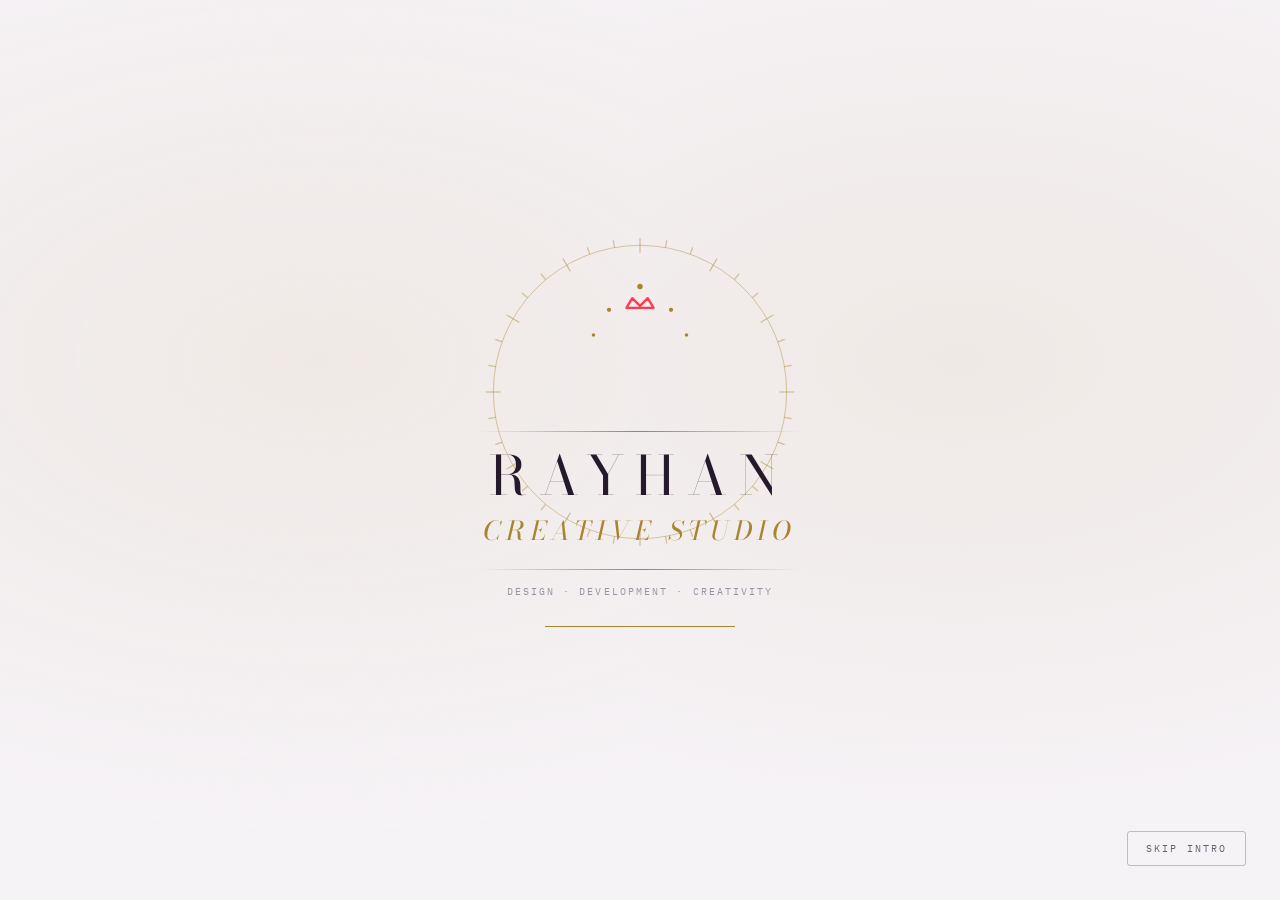
<file: login.html>
<!DOCTYPE html>
<html lang="en">
<head>
<meta charset="UTF-8">
<meta name="viewport" content="width=device-width,initial-scale=1">
<title>Raiyan</title>
<link href="https://fonts.googleapis.com/css2?family=Bodoni+Moda:opsz,wght@6..96,400;6..96,500;6..96,600&family=IBM+Plex+Mono:wght@400;500;600&family=Manrope:wght@300;400;500;600;700&display=swap" rel="stylesheet">
<link href="https://unpkg.com/boxicons@2.1.4/css/boxicons.min.css" rel="stylesheet">
<link rel="stylesheet" href="assets/css/style.css">
<link rel="stylesheet" href="assets/css/luxe.css">
<style>
.auth{display:grid;grid-template-columns:1fr 1fr;min-height:calc(100vh - 76px);}
.auth-art{position:relative;overflow:hidden;background:var(--surface-2);}
.auth-art img{width:100%;height:100%;object-fit:cover;}
.auth-art::after{content:"";position:absolute;inset:0;
  background:linear-gradient(200deg,rgba(20,10,22,.28),rgba(74,31,61,.7));}
.auth-quote{position:absolute;left:52px;right:52px;bottom:52px;z-index:2;color:#fff;}
.auth-quote .eyebrow{color:#E4C879;}.auth-quote .eyebrow::before{background:#E4C879;}
.auth-quote p{font-family:var(--f-display);font-size:27px;line-height:1.42;margin:20px 0 14px;font-weight:400;}
.auth-quote small{font-family:var(--f-mono);font-size:10px;letter-spacing:.2em;
  text-transform:uppercase;color:rgba(255,255,255,.7);}
.auth-form{display:flex;align-items:center;justify-content:center;padding:56px 40px;}
.auth-box{width:100%;max-width:400px;}
.auth-box h1{font-size:36px;margin:16px 0 10px;}
.auth-box>p.lede{font-size:14.5px;margin-bottom:32px;}
.demo{background:var(--surface-2);border:1px dashed var(--line-2);border-radius:var(--radius);
  padding:15px 17px;margin-bottom:26px;font-size:12.5px;color:var(--ink-soft);line-height:1.75;}
.demo b{color:var(--gold);font-family:var(--f-mono);font-size:11.5px;}
.demo button{background:none;border:none;color:var(--gold);cursor:pointer;
  font-family:var(--f-mono);font-size:10px;letter-spacing:.14em;text-transform:uppercase;
  border-bottom:1px solid var(--gold);padding:0;margin-top:8px;}
.row-between{display:flex;justify-content:space-between;align-items:center;margin-bottom:22px;
  font-size:12.5px;flex-wrap:wrap;gap:10px;}
.check{display:flex;align-items:center;gap:8px;color:var(--ink-soft);cursor:pointer;}
.check input{accent-color:var(--gold);width:15px;height:15px;}
@media(max-width:900px){.auth{grid-template-columns:1fr;}.auth-art{display:none;}
  .auth-form{padding:40px 20px;}}
</style>
</head>
<body>

<div class="auth">
  <div class="auth-art">
    <img src="assets/img/g8-1920.jpg" srcset="assets/img/g8-960.jpg 960w, assets/img/g8-1920.jpg 1920w, assets/img/g8-4k.jpg 3840w" sizes="50vw" alt="Aari embroidery detail">
    <div class="auth-quote">
      <div class="eyebrow">Since 2016</div>
      <p>“The stitch you cannot see is the one that holds it together.”</p>
      <small>Uttara, Dhaka, Bangladesh.</small>
    </div>
  </div>

  <div class="auth-form">
    <div class="auth-box">
      <div class="eyebrow">Welcome back</div>
      <h1>Sign in</h1>
      <p class="lede">Your bag, wishlist and order history are waiting.</p>

      <div class="demo">
        Trying the site out? Use the admin login to see the dashboard:<br>
        <b>admin@Raiyan.com</b> · <b>Raiyan@2026</b>
        <br><button id="fill-demo">Fill these in for me</button>
      </div>

      <form id="form" novalidate>
        <div class="field"><label for="email">Email address</label>
          <input class="input" type="email" id="email" placeholder="you@email.com" autocomplete="email" required></div>
        <div class="field"><label for="pw">Password</label>
          <div class="pw-wrap">
            <input class="input" type="password" id="pw" placeholder="••••••••" autocomplete="current-password" required>
            <button type="button" class="pw-eye" id="eye" aria-label="Show password"><i class='bx bx-show'></i></button>
          </div></div>
        <div class="row-between">
          <label class="check"><input type="checkbox" id="remember" checked> Keep me signed in</label>
          <a href="#" style="color:var(--gold)" id="forgot">Forgot password?</a>
        </div>
        <div class="err-msg" id="err"></div>
        <button class="btn btn-solid btn-block" type="submit" id="submit">Sign in</button>
      </form>
      <p class="form-note">New here? <a href="signup.html">Create an account</a></p>
      <p class="form-note" style="margin-top:10px"><a href="index.html" style="color:var(--ink-faint)">← Back to the shop</a></p>
    </div>
  </div>
</div>

<script src="assets/js/data.js"></script>
<script src="assets/js/brand.js"></script>
<script src="assets/js/qr.js"></script>
<script src="assets/js/carousel.js"></script>
<script src="assets/js/payments.js"></script>
<script src="assets/js/app.js"></script>
<script src="assets/js/fx.js"></script>
<script>
JMC.boot('');

if (JMC.session()) location.replace('profile.html');

const eye = document.getElementById('eye'), pw = document.getElementById('pw');
eye.onclick = () => { const s = pw.type === 'password'; pw.type = s ? 'text' : 'password';
  eye.innerHTML = `<i class='bx bx-${s?'hide':'show'}'></i>`; };

document.getElementById('fill-demo').onclick = () => {
  document.getElementById('email').value = 'admin@Raiyan.com';
  pw.value = 'Raiyan@2026';
  document.getElementById('err').textContent = '';
};

document.getElementById('forgot').onclick = e => { e.preventDefault();
  JMC.toast('Call us on +01873848214 and we will reset it for you'); };

document.getElementById('form').onsubmit = async e => {
  e.preventDefault();
  const btn = document.getElementById('submit'), err = document.getElementById('err');
  err.textContent = '';
  btn.disabled = true; btn.innerHTML = '<span class="spinner"></span> Signing in';
  try {
    const u = await JMC.login(document.getElementById('email').value, pw.value);
    JMC.mergeGuestCart(u.id);
    JMC.toast('Signed in as ' + u.name, 'ok');
    const next = sessionStorage.getItem('jmc_after_login');
    sessionStorage.removeItem('jmc_after_login');
    setTimeout(() => location.href = next || (u.role === 'admin' ? 'admin.html' : 'profile.html'), 600);
  } catch (ex) {
    err.innerHTML = `<i class='bx bx-error-circle'></i> ${JMC.esc(ex.message)}`;
    btn.disabled = false; btn.textContent = 'Sign in';
  }
};
</script>
</body>
</html>
</file>
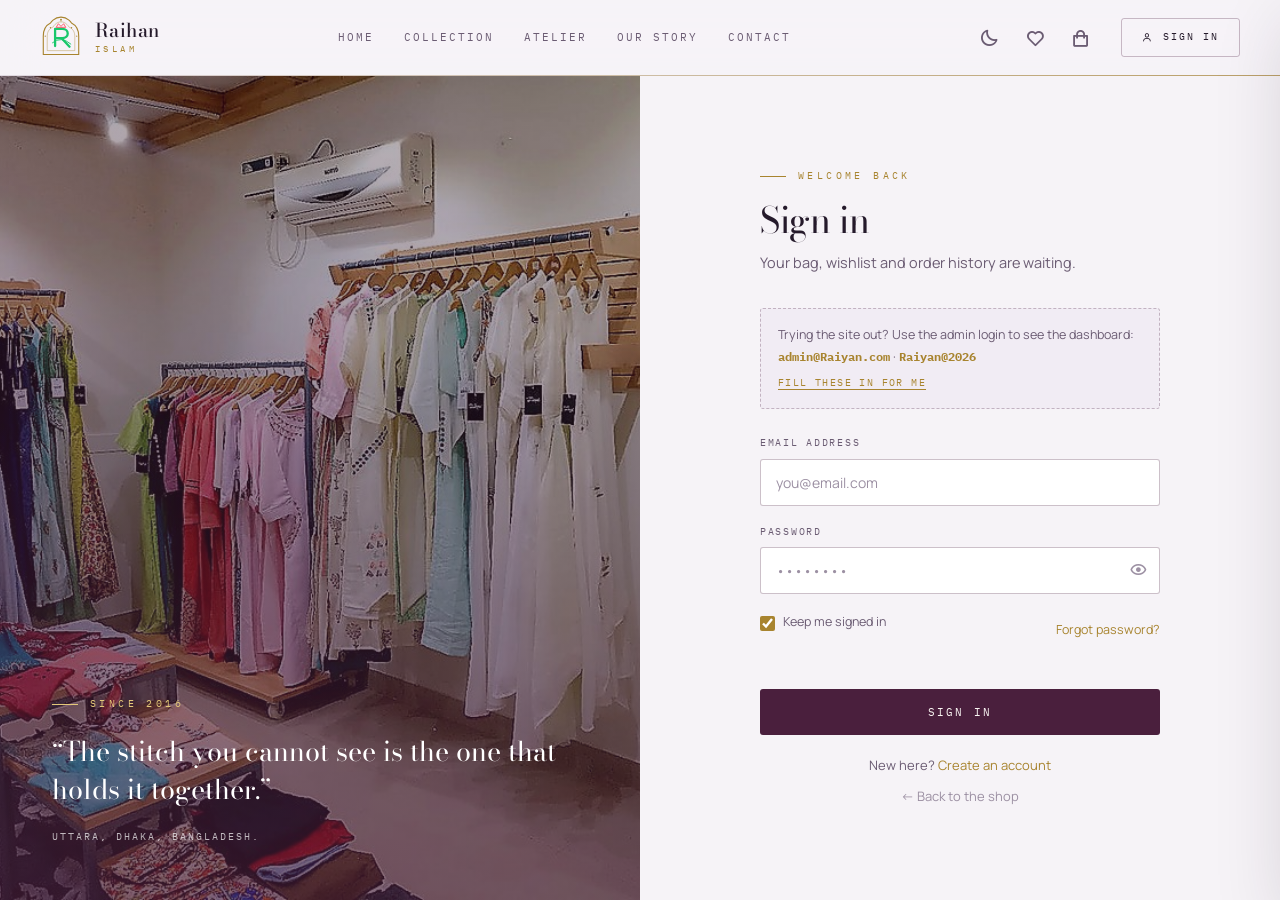
<file: orders.html>
<!DOCTYPE html>
<html lang="en">
<head>
<meta charset="UTF-8">
<meta name="viewport" content="width=device-width,initial-scale=1">
<title>My orders </title>
<link href="https://fonts.googleapis.com/css2?family=Bodoni+Moda:opsz,wght@6..96,400;6..96,500;6..96,600&family=IBM+Plex+Mono:wght@400;500;600&family=Manrope:wght@300;400;500;600;700&display=swap" rel="stylesheet">
<link href="https://unpkg.com/boxicons@2.1.4/css/boxicons.min.css" rel="stylesheet">
<link rel="stylesheet" href="assets/css/style.css">
<link rel="stylesheet" href="assets/css/luxe.css">
<style>
.order{background:var(--surface);border:1px solid var(--line);border-radius:var(--radius);
  margin-bottom:22px;overflow:hidden;}
.o-head{display:flex;gap:26px;padding:20px 26px;background:var(--surface-2);
  border-bottom:1px solid var(--line);flex-wrap:wrap;align-items:center;}
.o-meta .k{font-family:var(--f-mono);font-size:8.5px;letter-spacing:.18em;
  text-transform:uppercase;color:var(--ink-faint);display:block;margin-bottom:4px;}
.o-meta .v{font-size:13.5px;font-weight:600;}
.o-meta .v.id{font-family:var(--f-mono);font-size:12.5px;color:var(--gold);}
.o-right{margin-left:auto;display:flex;align-items:center;gap:12px;flex-wrap:wrap;}
.o-body{padding:22px 26px;}
.o-item{display:flex;gap:15px;align-items:center;padding:13px 0;border-bottom:1px solid var(--line);}
.o-item:last-child{border:none;}
.o-item img{width:62px;height:78px;object-fit:cover;border-radius:2px;flex:none;background:var(--surface-2);}
.o-item .t{flex:1;min-width:0;}
.o-item b{font-size:14px;display:block;margin-bottom:3px;}
.o-item small{font-family:var(--f-mono);font-size:10px;color:var(--ink-faint);letter-spacing:.08em;}

/* live tracker */
.track{display:flex;padding:26px 26px 8px;border-top:1px solid var(--line);background:var(--bg-alt);}
.tstep{flex:1;position:relative;text-align:center;padding-top:26px;}
.tstep::before{content:"";position:absolute;top:7px;left:50%;width:100%;height:2px;
  background:var(--line);z-index:0;}
.tstep:last-child::before{display:none;}
.tstep .dot{position:absolute;top:0;left:50%;transform:translateX(-50%);width:15px;height:15px;
  border-radius:50%;background:var(--bg-alt);border:2px solid var(--line-2);z-index:2;}
.tstep.done .dot{background:var(--ok);border-color:var(--ok);}
.tstep.done::before{background:var(--ok);}
.tstep.now .dot{background:var(--gold);border-color:var(--gold);
  box-shadow:0 0 0 5px rgba(168,132,47,.22);animation:live 2s infinite;}
.tstep b{font-family:var(--f-mono);font-size:9px;letter-spacing:.14em;text-transform:uppercase;
  display:block;color:var(--ink-faint);}
.tstep.done b,.tstep.now b{color:var(--ink);}
.tstep small{font-size:10px;color:var(--ink-faint);display:block;margin-top:3px;}
.o-foot{display:flex;justify-content:space-between;align-items:center;gap:16px;
  padding:18px 26px;border-top:1px solid var(--line);flex-wrap:wrap;}
.o-addr{font-size:12.5px;color:var(--ink-soft);max-width:52ch;line-height:1.65;}
.tabs{display:flex;gap:8px;flex-wrap:wrap;margin-bottom:26px;}
.ftab{font-family:var(--f-mono);font-size:9.5px;letter-spacing:.16em;text-transform:uppercase;
  padding:9px 17px;border:1px solid var(--line-2);border-radius:22px;cursor:pointer;
  background:var(--surface);transition:.25s;}
.ftab.on{background:var(--btn-bg);color:var(--btn-fg);border-color:var(--btn-bg);}
.ftab:hover{border-color:var(--gold);}
.cancelled{opacity:.62;}
@media(max-width:760px){
  .track{flex-direction:column;gap:14px;padding:22px;}
  .tstep{text-align:left;padding:0 0 0 28px;}
  .tstep::before{top:16px;left:7px;width:2px;height:100%;}
  .tstep .dot{left:0;transform:none;top:2px;}
  .o-head{gap:16px;padding:16px;}
  .o-body,.o-foot{padding:16px;}
}
</style>
</head>
<body>

<section class="page-hero">
  <div class="wrap">
    <div class="crumbs"><a href="index.html">Home</a> / <a href="profile.html">Profile</a> / My orders</div>
    <h1 class="display-l">My orders</h1>
    <p class="lede" style="margin-top:14px;display:flex;align-items:center;gap:10px">
      <span class="live-dot"></span> Status updates appear here the moment our team changes them.</p>
  </div>
</section>

<section class="section tight wrap">
  <div class="tabs" id="tabs"></div>
  <div id="list"></div>
</section>

<script src="assets/js/data.js"></script>
<script src="assets/js/brand.js"></script>
<script src="assets/js/qr.js"></script>
<script src="assets/js/carousel.js"></script>
<script src="assets/js/payments.js"></script>
<script src="assets/js/app.js"></script>
<script src="assets/js/fx.js"></script>
<script>
JMC.boot('');
if (!JMC.requireAuth('orders.html')) throw new Error('redirecting');

let filter = 'all';
const FLOW = ['Placed','Confirmed','Packed','Shipped','Delivered'];
const NOTE = { Placed:'We have your order', Confirmed:'Karigar assigned',
  Packed:'Boxed and labelled', Shipped:'On the way', Delivered:'Handed to you' };

function render(){
  const mine = JMC.myOrders();
  const counts = { all:mine.length, active:mine.filter(o => !['Delivered','Cancelled'].includes(o.status)).length,
    Delivered:mine.filter(o => o.status==='Delivered').length, Cancelled:mine.filter(o => o.status==='Cancelled').length };
  document.getElementById('tabs').innerHTML = [
    ['all','All orders'],['active','In progress'],['Delivered','Delivered'],['Cancelled','Cancelled']
  ].map(([k,l]) => `<button class="ftab ${filter===k?'on':''}" data-f="${k}">${l} (${counts[k]})</button>`).join('');
  document.querySelectorAll('[data-f]').forEach(b => b.onclick = () => { filter = b.dataset.f; render(); });

  let list = mine;
  if (filter === 'active') list = mine.filter(o => !['Delivered','Cancelled'].includes(o.status));
  else if (filter !== 'all') list = mine.filter(o => o.status === filter);

  if (!list.length) {
    document.getElementById('list').innerHTML = `<div class="empty-state"><i class='bx bx-package'></i>
      <h4>${filter==='all'?'No orders yet':'Nothing in this list'}</h4>
      <p>${filter==='all'?'Everything you buy shows up here, with live status all the way to your door.':'Try another tab above.'}</p>
      <a href="shop.html" class="btn btn-solid">Browse the collection</a></div>`;
    return;
  }

  const payNames = { cod:'Cash on delivery', upi:'UPI', card:'Card', bank:'Bank transfer' };
  document.getElementById('list').innerHTML = list.map(o => {
    const cancelled = o.status === 'Cancelled';
    const idx = FLOW.indexOf(o.status);
    const when = s => { const t = o.timeline.find(x => x.status === s);
      return t ? new Date(t.at).toLocaleDateString('en-IN',{day:'numeric',month:'short'}) : ''; };
    return `<article class="order ${cancelled?'cancelled':''}">
      <div class="o-head">
        <div class="o-meta"><span class="k">Order</span><span class="v id">${o.id}</span></div>
        <div class="o-meta"><span class="k">Placed on</span><span class="v">${new Date(o.createdAt).toLocaleDateString('en-IN',{day:'numeric',month:'short',year:'numeric'})}</span></div>
        <div class="o-meta"><span class="k">Total</span><span class="v">${JMC.rs(o.total)}</span></div>
        <div class="o-meta"><span class="k">Payment</span><span class="v">${payNames[o.payment]||o.payment}</span></div>
        <div class="o-right">
          <span class="badge ${cancelled?'bad':o.status==='Delivered'?'ok':'info'}">
            ${!cancelled && o.status!=='Delivered' ? '<span class="live-dot"></span>' : ''} ${o.status}</span>
        </div>
      </div>
      <div class="o-body">
        ${o.items.map(i => `<div class="o-item">
          <img src="assets/img/${i.img}-960.jpg" alt="${JMC.esc(i.name)}">
          <div class="t"><b><a href="product.html?sku=${i.sku}">${JMC.esc(i.name)}</a></b>
            <small>${i.sku} · Size ${i.size} · Qty ${i.qty}</small></div>
          <b style="font-family:var(--f-mono);font-size:14px">${JMC.rs(i.price*i.qty)}</b>
        </div>`).join('')}
      </div>
      ${ cancelled ? `<div class="track" style="justify-content:center;padding:22px">
          <span class="badge bad"><i class='bx bx-x-circle'></i> This order was cancelled on
          ${new Date(o.timeline[o.timeline.length-1].at).toLocaleDateString('en-IN',{day:'numeric',month:'short'})}</span></div>`
        : `<div class="track">${FLOW.map((s,i) => `
            <div class="tstep ${i<idx?'done':i===idx?'now':''}">
              <span class="dot"></span><b>${s}</b><small>${when(s) || NOTE[s]}</small></div>`).join('')}</div>` }
      <div class="o-foot">
        <div class="o-addr"><i class='bx bx-map' style="color:var(--gold)"></i>
          ${JMC.esc(o.address.name)}, ${JMC.esc(o.address.line1)}, ${JMC.esc(o.address.city)},
          ${JMC.esc(o.address.state)} — ${JMC.esc(o.address.pin)} · ${JMC.esc(o.address.phone)}</div>
        <div style="display:flex;gap:10px;flex-wrap:wrap">
          ${ ['Placed','Confirmed'].includes(o.status)
            ? `<button class="btn btn-line btn-sm" data-cancel="${o.id}" style="border-color:var(--bad);color:var(--bad)">Cancel order</button>` : '' }
          ${ o.status === 'Delivered'
            ? `<a href="product.html?sku=${o.items[0].sku}" class="btn btn-line btn-sm">Write a review</a>` : '' }
          <button class="btn btn-solid btn-sm" data-again="${o.id}">Order again</button>
        </div>
      </div>
    </article>`;
  }).join('');

  document.querySelectorAll('[data-cancel]').forEach(b => b.onclick = () => {
    if (!confirm('Cancel this order? If it is already with the karigar we will call you.')) return;
    JMC.setOrderStatus(b.dataset.cancel, 'Cancelled');
    JMC.toast('Order cancelled'); render();
  });
  document.querySelectorAll('[data-again]').forEach(b => b.onclick = () => {
    const o = JMC.orders().find(x => x.id === b.dataset.again);
    o.items.forEach(i => JMC.addToCart(i.sku, i.qty, i.size));
    JMC.openDrawer();
  });
}

/* real-time: admin flips a status → this page updates with no refresh */
window.onJMCLive = key => { if (key === JMC.K.orders) render(); };
render();
JMC.renderFooter();
</script>
</body>
</html>
</file>
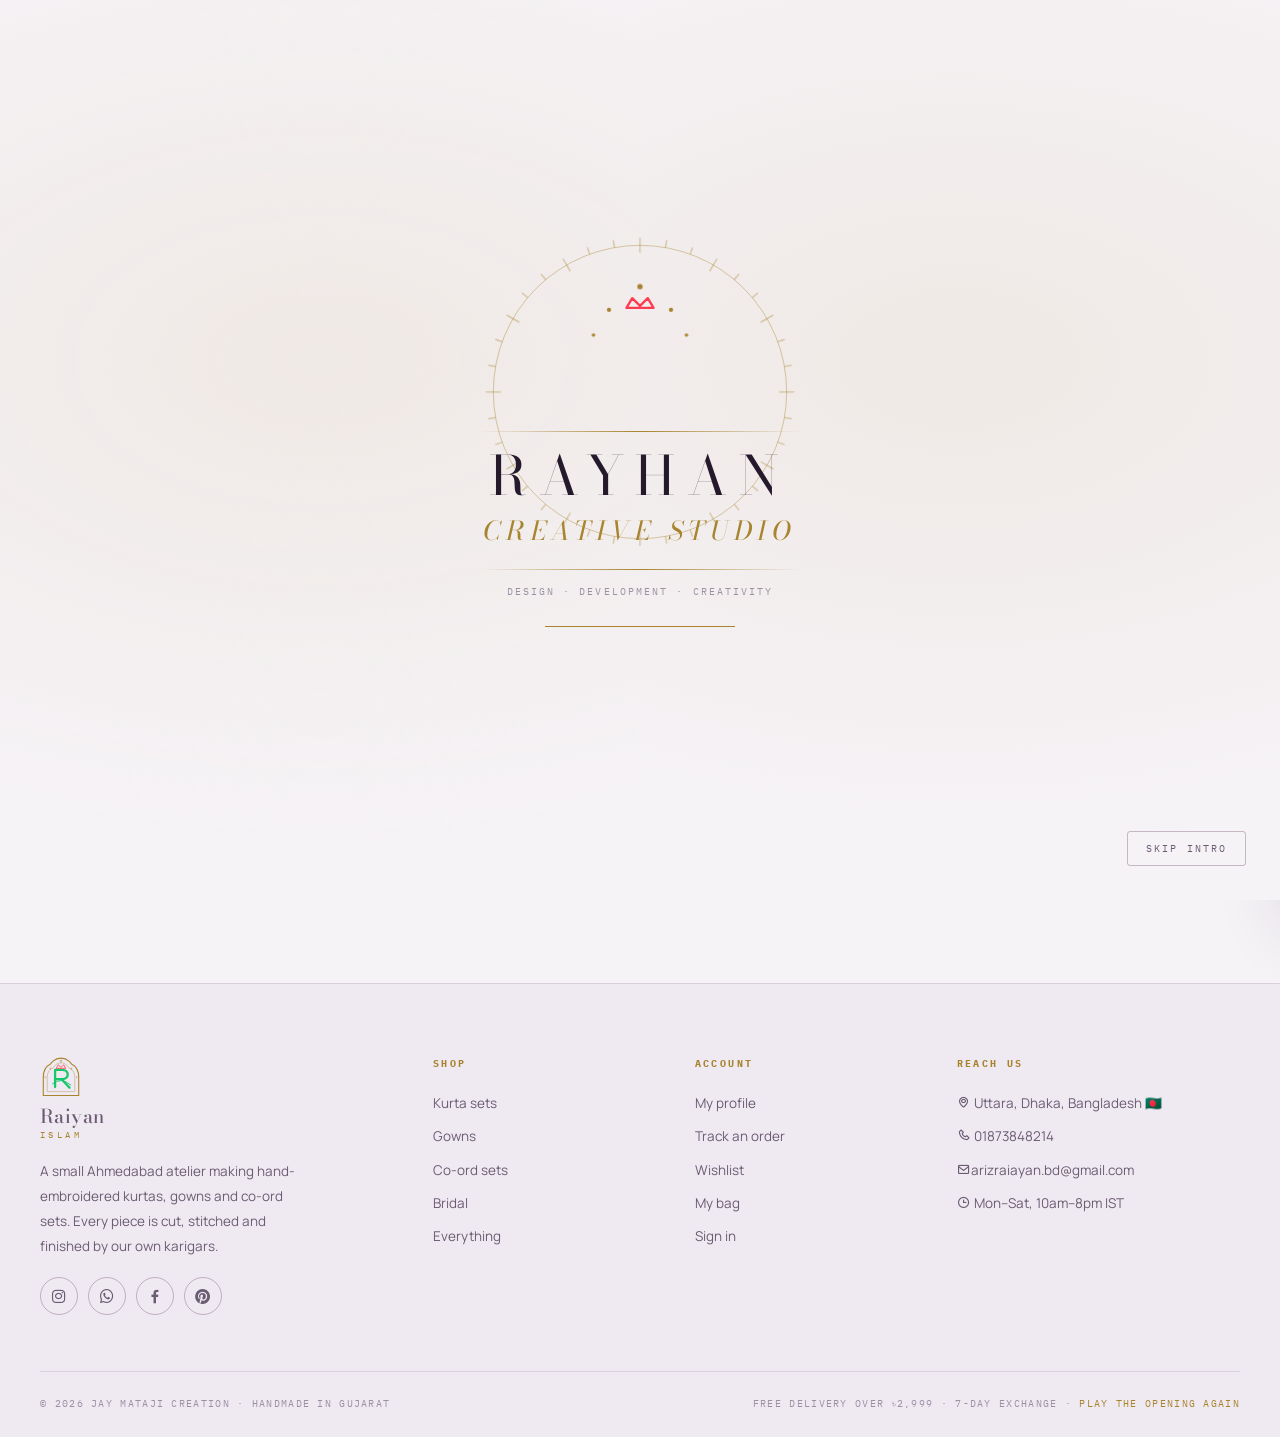
<file: product.html>
<!DOCTYPE html>
<html lang="en">
<head>
<meta charset="UTF-8">
<meta name="viewport" content="width=device-width,initial-scale=1">
<title>Product</title>
<link href="https://fonts.googleapis.com/css2?family=Bodoni+Moda:opsz,wght@6..96,400;6..96,500;6..96,600&family=IBM+Plex+Mono:wght@400;500;600&family=Manrope:wght@300;400;500;600;700&display=swap" rel="stylesheet">
<link href="https://unpkg.com/boxicons@2.1.4/css/boxicons.min.css" rel="stylesheet">
<link rel="stylesheet" href="assets/css/style.css">
<link rel="stylesheet" href="assets/css/luxe.css">
<style>
.pd{display:grid;grid-template-columns:1.05fr 1fr;gap:56px;align-items:start;}
.pd-media{position:sticky;top:100px;}
.thumbs{display:flex;flex-direction:column;gap:10px;}
.thumb{aspect-ratio:3/4;overflow:hidden;border:1px solid var(--line);border-radius:2px;
  cursor:pointer;opacity:.55;transition:.25s;background:var(--surface-2);}
.thumb.on,.thumb:hover{opacity:1;border-color:var(--gold);}
.thumb img{width:100%;height:100%;object-fit:cover;}
.stage{aspect-ratio:3/4;overflow:hidden;border-radius:var(--radius);background:var(--surface-2);
  position:relative;cursor:zoom-in;border:1px solid var(--line);}
.stage img{width:100%;height:100%;object-fit:cover;transition:transform .5s;}
.stage.zoom img{transform:scale(1.9);cursor:zoom-out;}
.res-tag{position:absolute;bottom:12px;left:12px;font-family:var(--f-mono);font-size:9px;
  letter-spacing:.16em;padding:5px 10px;border-radius:2px;background:rgba(20,12,24,.72);color:#E4C879;}

.pd-info h1{font-size:clamp(30px,3.4vw,44px);margin:14px 0 12px;}
.pd-price{display:flex;align-items:baseline;gap:13px;flex-wrap:wrap;margin:20px 0;
  padding:20px 0;border-top:1px solid var(--line);border-bottom:1px solid var(--line);}
.pd-price .price{font-size:30px;font-family:var(--f-mono);font-weight:600;}
.pd-desc{font-size:15px;line-height:1.9;color:var(--ink-soft);margin-bottom:26px;}
.opt-row{margin-bottom:22px;}
.opt-row h5{font-family:var(--f-mono);font-size:9.5px;letter-spacing:.2em;text-transform:uppercase;
  color:var(--ink-soft);margin-bottom:11px;display:flex;justify-content:space-between;}
.pills{display:flex;gap:9px;flex-wrap:wrap;}
.pill{padding:10px 19px;border:1px solid var(--line-2);border-radius:2px;cursor:pointer;
  font-family:var(--f-mono);font-size:11.5px;transition:.25s;background:var(--surface);}
.pill:hover{border-color:var(--gold);}
.pill.on{background:var(--btn-bg);color:var(--btn-fg);border-color:var(--btn-bg);}
.buy-row{display:flex;gap:12px;margin:28px 0 22px;flex-wrap:wrap;}
.buy-row .btn{flex:1;min-width:150px;padding:17px 20px;}
.trust{display:grid;grid-template-columns:repeat(2,1fr);gap:14px;padding:22px 0;
  border-top:1px solid var(--line);}
.trust div{display:flex;gap:11px;align-items:flex-start;font-size:12.5px;color:var(--ink-soft);}
.trust i{font-size:20px;color:var(--gold);flex:none;}
.spec{width:100%;font-size:13.5px;margin-top:6px;}
.spec td{padding:11px 0;border-bottom:1px solid var(--line);vertical-align:top;}
.spec td:first-child{font-family:var(--f-mono);font-size:9.5px;letter-spacing:.16em;
  text-transform:uppercase;color:var(--ink-faint);width:110px;padding-right:16px;}
.tabs{display:flex;gap:28px;border-bottom:1px solid var(--line);margin-bottom:28px;flex-wrap:wrap;}
.tab{padding:14px 0;font-family:var(--f-mono);font-size:10.5px;letter-spacing:.18em;
  text-transform:uppercase;color:var(--ink-faint);cursor:pointer;border-bottom:2px solid transparent;
  background:none;border-top:none;border-left:none;border-right:none;transition:.25s;}
.tab.on{color:var(--ink);border-bottom-color:var(--gold);}
.rev{padding:22px 0;border-bottom:1px solid var(--line);}
.rev-top{display:flex;align-items:center;gap:12px;margin-bottom:10px;}
.rev-av{width:36px;height:36px;border-radius:50%;background:linear-gradient(140deg,var(--brand),var(--gold));
  color:#fff;display:grid;place-items:center;font-family:var(--f-mono);font-size:11.5px;flex:none;}
.rev p{font-size:14px;line-height:1.8;color:var(--ink-soft);}
.rate-pick{display:flex;gap:5px;font-size:26px;color:var(--line-2);cursor:pointer;}
.rate-pick span{transition:.15s;}
.rate-pick span.on{color:var(--gold);}
.rev-layout{display:grid;grid-template-columns:1fr 340px;gap:44px;align-items:start;}
@media(max-width:900px){.rev-layout{grid-template-columns:1fr!important;gap:26px;}}
@media(max-width:960px){
  .pd{grid-template-columns:1fr;gap:32px;}
  .pd-media{position:static;}
  .thumbs{flex-direction:row;order:2;}
  .thumb{width:74px;flex:none;}
}
</style>
</head>
<body>

<section class="section tight wrap" style="padding-top:34px">
  <div class="crumbs" id="crumbs"></div>
  <div class="pd" id="pd"></div>
</section>

<section class="section tight wrap" id="detail-tabs"></section>

<section class="section tight wrap">
  <div class="section-head"><div class="eyebrow">You may also like</div>
    <h2 class="display-m">From the same collection</h2></div>
  <div class="grid grid-4" id="related"></div>
</section>

<script src="assets/js/data.js"></script>
<script src="assets/js/brand.js"></script>
<script src="assets/js/qr.js"></script>
<script src="assets/js/carousel.js"></script>
<script src="assets/js/payments.js"></script>
<script src="assets/js/app.js"></script>
<script src="assets/js/fx.js"></script>
<script>
JMC.boot('shop.html');

const sku = new URLSearchParams(location.search).get('sku');
const p = JMC.productBySku(sku);

if (!p) {
  document.getElementById('pd').innerHTML =
    `<div class="empty-state" style="grid-column:1/-1"><i class='bx bx-package'></i>
      <h4>We can't find that piece</h4><p>It may have been renamed or retired.</p>
      <a href="shop.html" class="btn btn-solid">Back to the collection</a></div>`;
} else {
  document.title = p.name + ' — Jay Mataji Creation';
  let size = p.sizes[0], color = p.colors[0], qty = 1, shot = 0;
  const off = p.mrp > p.price ? Math.round((1 - p.price/p.mrp)*100) : 0;
  const stars = '★★★★★'.slice(0, Math.round(p.rating)) + '☆☆☆☆☆'.slice(0, 5 - Math.round(p.rating));

  document.getElementById('crumbs').innerHTML =
    `<a href="index.html">Home</a> / <a href="shop.html">Collection</a> / <a href="shop.html?cat=${p.cat}">${p.cat}</a> / ${JMC.esc(p.name)}`;

  function draw(){
    const wished = JMC.wishlist().includes(p.sku);
    document.getElementById('pd').innerHTML = `
      <div class="pd-media">
        <div id="shots"></div>
      </div>
      <div class="pd-info">
        <div class="eyebrow">${p.sku} · ${p.cat}</div>
        <h1>${JMC.esc(p.name)}</h1>
        <div class="rating-line"><span class="stars">${stars}</span>
          <span>${p.rating} · ${p.reviews} ratings</span></div>
        <div class="pd-price">
          <span class="price">${JMC.rs(p.price)}</span>
          ${off ? `<span class="mrp">${JMC.rs(p.mrp)}</span>
            <span class="badge ok">Save ${JMC.rs(p.mrp - p.price)} · ${off}% off</span>` : ''}
        </div>
        <p class="pd-desc">${JMC.esc(p.desc)}</p>
        <div class="opt-row"><h5><span>Size</span><span style="color:var(--gold)">Free adjustment</span></h5>
          <div class="pills">${p.sizes.map(s => `<button class="pill ${s===size?'on':''}" data-size="${s}">${s}</button>`).join('')}</div></div>
        <div class="opt-row"><h5>Colour</h5>
          <div class="pills">${p.colors.map(c => `<button class="pill ${c===color?'on':''}" data-color="${JMC.esc(c)}">${JMC.esc(c)}</button>`).join('')}</div></div>
        <div class="opt-row"><h5>Quantity</h5>
          <div class="qty" style="transform:scale(1.15);transform-origin:left">
            <button id="qm" aria-label="Decrease">−</button><span id="qv">1</span><button id="qp" aria-label="Increase">+</button></div>
          <div style="margin-top:12px;font-size:12.5px;color:${p.stock>0?'var(--ok)':'var(--bad)'}">
            ${p.stock > 0 ? (p.stock < 5 ? '● Only ' + p.stock + ' left in this run' : '● In stock, ships in 2 days') : '● Sold out — join the waitlist'}</div>
        </div>
        <div class="buy-row">
          <button class="btn btn-solid" id="add" ${p.stock<=0?'disabled':''}><i class='bx bx-shopping-bag'></i> Add to bag</button>
          <button class="btn btn-gold" id="buy" ${p.stock<=0?'disabled':''}><i class='bx bx-bolt'></i> Buy now</button>
          <button class="btn btn-line" id="wish" style="flex:0 0 56px;min-width:56px" aria-label="Save to wishlist">
            <i class='bx bx${wished?'s':''}-heart' style="font-size:19px;color:${wished?'var(--bad)':'inherit'}"></i></button>
        </div>
        <div class="trust">
          <div><i class='bx bx-package'></i><span>Free delivery over ₹2,999, dispatched from Ahmedabad</span></div>
          <div><i class='bx bx-refresh'></i><span>7-day exchange on unworn pieces</span></div>
          <div><i class='bx bx-ruler'></i><span>Free length &amp; sleeve adjustment before dispatch</span></div>
          <div><i class='bx bx-rupee'></i><span>Cash on delivery available across India</span></div>
        </div>
      </div>`;

    JMCCarousel.shots('#shots', p.gallery, { alt: p.name });
    document.querySelectorAll('[data-size]').forEach(b => b.onclick = () => { size = b.dataset.size; draw(); });
    document.querySelectorAll('[data-color]').forEach(b => b.onclick = () => { color = b.dataset.color; draw(); });
    document.getElementById('qp').onclick = () => { qty = Math.min(20, qty+1); document.getElementById('qv').textContent = qty; };
    document.getElementById('qm').onclick = () => { qty = Math.max(1, qty-1); document.getElementById('qv').textContent = qty; };
    document.getElementById('add').onclick = () => { JMC.addToCart(p.sku, qty, size); JMC.openDrawer(); };
    document.getElementById('buy').onclick = () => { JMC.addToCart(p.sku, qty, size); location.href = 'cart.html'; };
    document.getElementById('wish').onclick = () => { JMC.toggleWish(p.sku); draw(); };
  }
  draw();

  /* ── tabs ── */
  function paintTabs(active){
    const revs = JMC.reviews(p.sku);
    const panes = {
      specs:`<table class="spec">
        <tr><td>Fabric</td><td>${JMC.esc(p.fabric)}</td></tr>
        <tr><td>Work</td><td>${JMC.esc(p.work)}</td></tr>
        <tr><td>Care</td><td>${JMC.esc(p.care)}</td></tr>
        <tr><td>Sizes</td><td>${p.sizes.join(' · ')} — measured on the body, not the garment. Tell us your bust, waist and hip at checkout and we adjust free.</td></tr>
        <tr><td>Colours</td><td>${p.colors.join(' · ')}</td></tr>
        <tr><td>Origin</td><td>Cut, embroidered and finished in Maninagar, Ahmedabad</td></tr>
        <tr><td>SKU</td><td>${p.sku}</td></tr></table>`,
      delivery:`<div class="lede" style="max-width:70ch">
        <p style="margin-bottom:14px"><b>Dispatch</b> — ready pieces leave within 2 working days. Made-to-measure and bridal take 3 to 4 weeks; we confirm the date on call before we start.</p>
        <p style="margin-bottom:14px"><b>Delivery</b> — free above ₹2,999, otherwise ₹99. Metro cities in 3–4 days, rest of India in 5–7. You get a tracking link the moment it ships.</p>
        <p style="margin-bottom:14px"><b>Exchange</b> — 7 days from delivery on unworn, untagged pieces. We pay the return pickup once per order.</p>
        <p><b>Bridal</b> — made to your measurements, so not returnable. That is why we do two fittings first.</p></div>`,
      reviews:`
        <div style="display:grid;grid-template-columns:1fr 340px;gap:44px;align-items:start" class="rev-layout">
          <div>${ revs.length ? revs.map(r => `
            <div class="rev"><div class="rev-top">
              <div class="rev-av">${JMC.esc(r.name.slice(0,2).toUpperCase())}</div>
              <div><b style="font-size:13.5px">${JMC.esc(r.name)}</b>
                <div class="stars" style="font-size:11px">${'★'.repeat(r.rating)}${'☆'.repeat(5-r.rating)}</div></div>
              <span style="margin-left:auto;font-family:var(--f-mono);font-size:10px;color:var(--ink-faint)">
                ${new Date(r.at).toLocaleDateString('en-IN',{day:'numeric',month:'short',year:'numeric'})}</span>
            </div><p>${JMC.esc(r.text)}</p></div>`).join('')
            : `<div class="empty-state" style="text-align:left;padding:20px 0"><h4>No reviews yet</h4>
               <p>Be the first to tell others how this piece fits.</p></div>` }</div>
          <div style="background:var(--surface);border:1px solid var(--line);border-radius:var(--radius);padding:26px">
            <h4 style="font-family:var(--f-display);font-size:21px;margin-bottom:16px">Write a review</h4>
            <div class="field"><label>Your rating</label>
              <div class="rate-pick" id="rate">${[1,2,3,4,5].map(i => `<span data-r="${i}">★</span>`).join('')}</div></div>
            <div class="field"><label>Your review</label>
              <textarea class="input" id="rev-text" placeholder="How does it fit? How is the fabric after a wash?"></textarea></div>
            <div class="err-msg" id="rev-err"></div>
            <button class="btn btn-solid btn-block" id="rev-send">Post review</button>
          </div></div>`
    };
    document.getElementById('detail-tabs').innerHTML = `
      <div class="tabs" id="tabbar">
        <button class="tab ${active==='specs'?'on':''}" data-tab="specs">Details &amp; care</button>
        <button class="tab ${active==='delivery'?'on':''}" data-tab="delivery">Delivery &amp; exchange</button>
        <button class="tab ${active==='reviews'?'on':''}" data-tab="reviews">Reviews (${revs.length})</button>
      </div>
      <div id="pane">${panes[active]}</div>`;
    document.querySelectorAll('[data-tab]').forEach(b => b.onclick = () => paintTabs(b.dataset.tab));

    if (active === 'reviews') {
      let stars5 = 5;
      const paint = () => document.querySelectorAll('#rate span').forEach(s =>
        s.classList.toggle('on', +s.dataset.r <= stars5));
      document.querySelectorAll('#rate span').forEach(s => s.onclick = () => { stars5 = +s.dataset.r; paint(); });
      paint();
      document.getElementById('rev-send').onclick = () => {
        const u = JMC.session(), err = document.getElementById('rev-err');
        if (!u) { err.textContent = 'Sign in to post a review.'; setTimeout(() => location.href = 'login.html', 900); return; }
        const txt = document.getElementById('rev-text').value.trim();
        if (txt.length < 10) { err.textContent = 'Write at least a line or two.'; return; }
        JMC.addReview(p.sku, { name:u.name, rating:stars5, text:txt });
        JMC.toast('Review posted — thank you', 'ok');
        paintTabs('reviews');
      };
    }
  }
  paintTabs('specs');

  const rel = JMC.products().filter(x => x.cat === p.cat && x.sku !== p.sku).slice(0,4);
  const fill = rel.length < 4 ? JMC.products().filter(x => x.sku !== p.sku && !rel.includes(x)).slice(0, 4 - rel.length) : [];
  document.getElementById('related').innerHTML = [...rel, ...fill].map(JMC.cardHTML).join('');
  JMC.wireCards(); JMC.revealOnScroll();
  document.querySelectorAll('#related .card').forEach(c => c.classList.add('in'));
}

JMC.renderFooter();
</script>
</body>
</html>
</file>
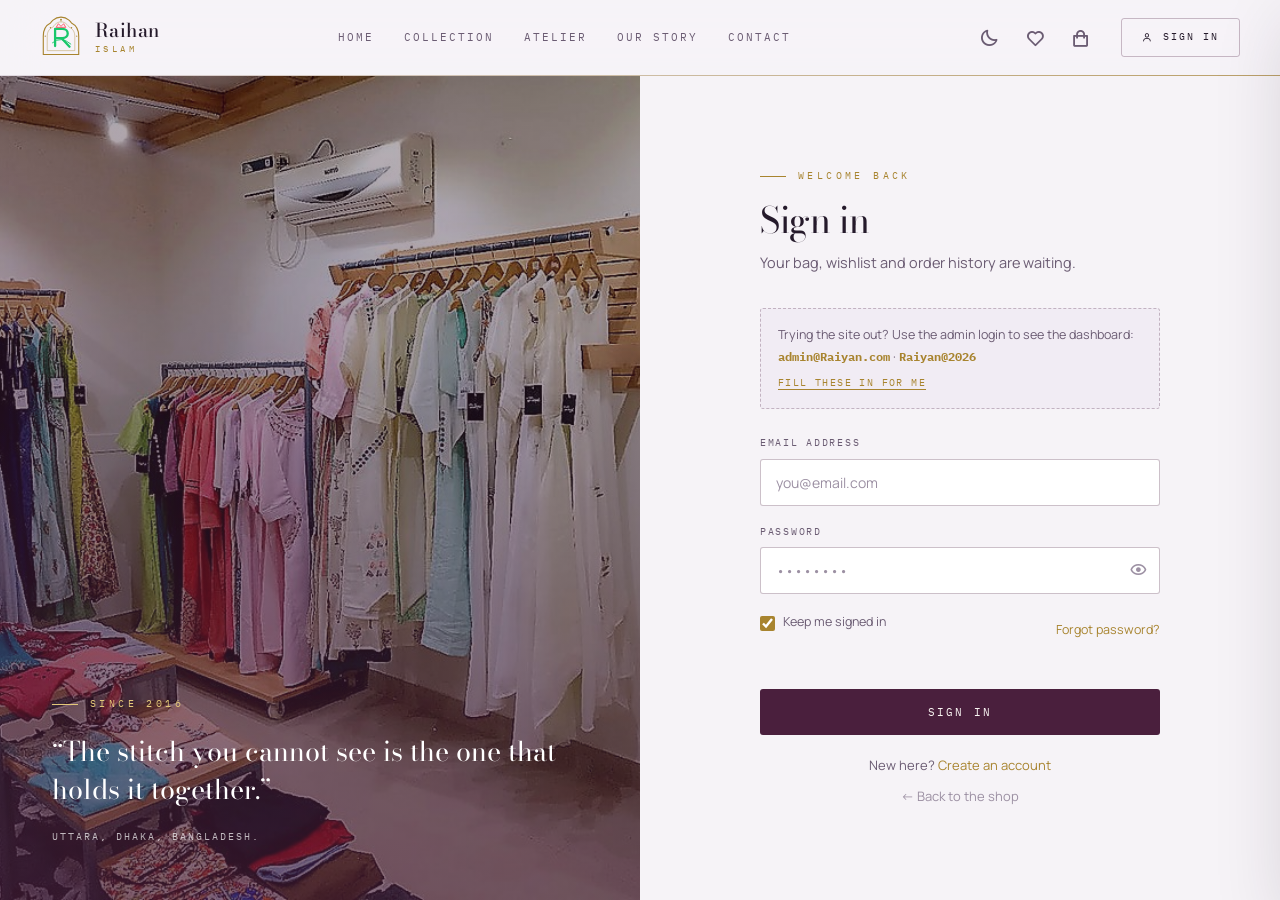
<file: profile.html>
<!DOCTYPE html>
<html lang="en">
<head>
<meta charset="UTF-8">
<meta name="viewport" content="width=device-width,initial-scale=1">
<title>My profile </title>
<link href="https://fonts.googleapis.com/css2?family=Bodoni+Moda:opsz,wght@6..96,400;6..96,500;6..96,600&family=IBM+Plex+Mono:wght@400;500;600&family=Manrope:wght@300;400;500;600;700&display=swap" rel="stylesheet">
<link href="https://unpkg.com/boxicons@2.1.4/css/boxicons.min.css" rel="stylesheet">
<link rel="stylesheet" href="assets/css/style.css">
<link rel="stylesheet" href="assets/css/luxe.css">
<style>
.acct{display:grid;grid-template-columns:264px 1fr;gap:40px;align-items:start;}
.side{background:var(--surface);border:1px solid var(--line);border-radius:var(--radius);
  overflow:hidden;position:sticky;top:100px;}
.side-top{padding:30px 24px;text-align:center;border-bottom:1px solid var(--line);background:var(--surface-2);}
.side-av{width:78px;height:78px;border-radius:50%;margin:0 auto 15px;
  background:linear-gradient(140deg,var(--brand),var(--gold));color:#fff;display:grid;place-items:center;
  font-family:var(--f-mono);font-size:25px;font-weight:600;box-shadow:var(--shadow-m);}
.side-top b{font-family:var(--f-display);font-size:21px;font-weight:500;display:block;}
.side-top small{font-size:12.5px;color:var(--ink-soft);word-break:break-all;display:block;margin-top:3px;}
.side-nav{padding:8px;}
.side-nav a{display:flex;align-items:center;gap:12px;padding:12px 14px;border-radius:4px;
  font-size:13.5px;color:var(--ink-soft);transition:.2s;}
.side-nav a i{font-size:19px;}
.side-nav a:hover{background:var(--surface-2);color:var(--ink);}
.side-nav a.on{background:var(--btn-bg);color:var(--btn-fg);}
.side-nav a.danger:hover{color:var(--bad);}
.side-nav .n{margin-left:auto;font-family:var(--f-mono);font-size:10px;}

.stat-cards{display:grid;grid-template-columns:repeat(4,1fr);gap:16px;margin-bottom:32px;}
.sc{background:var(--surface);border:1px solid var(--line);border-radius:var(--radius);padding:22px;}
.sc i{font-size:22px;color:var(--gold);}
.sc b{font-family:var(--f-display);font-size:30px;font-weight:500;display:block;margin:10px 0 3px;}
.sc span{font-family:var(--f-mono);font-size:9px;letter-spacing:.18em;text-transform:uppercase;color:var(--ink-soft);}
.panel{background:var(--surface);border:1px solid var(--line);border-radius:var(--radius);
  padding:28px;margin-bottom:24px;}
.panel-head{display:flex;justify-content:space-between;align-items:center;gap:14px;
  margin-bottom:22px;flex-wrap:wrap;}
.panel-head h3{font-size:21px;}
.two{display:grid;grid-template-columns:1fr 1fr;gap:16px;}
.addr-card{border:1px solid var(--line);border-radius:var(--radius);padding:18px;
  font-size:13.5px;color:var(--ink-soft);line-height:1.75;position:relative;}
.addr-card b{color:var(--ink);display:block;margin-bottom:5px;font-size:14px;}
.addr-card .x{position:absolute;top:12px;right:12px;background:none;border:none;cursor:pointer;
  color:var(--ink-faint);font-size:18px;}
.addr-card .x:hover{color:var(--bad);}
.mini-order{display:flex;gap:15px;align-items:center;padding:15px 0;border-bottom:1px solid var(--line);}
.mini-order:last-child{border:none;}
.mini-order img{width:52px;height:66px;object-fit:cover;border-radius:2px;flex:none;background:var(--surface-2);}
.mini-order .m{flex:1;min-width:0;}
.mini-order b{font-size:13.5px;display:block;}
.mini-order small{font-family:var(--f-mono);font-size:10px;color:var(--ink-faint);letter-spacing:.08em;}
@media(max-width:960px){.acct{grid-template-columns:1fr;}.side{position:static;}
  .stat-cards{grid-template-columns:repeat(2,1fr);}.two{grid-template-columns:1fr;}}
</style>
</head>
<body>

<section class="page-hero">
  <div class="wrap">
    <div class="crumbs"><a href="index.html">Home</a> / My profile</div>
    <h1 class="display-l">My profile</h1>
  </div>
</section>

<section class="section tight wrap"><div class="acct" id="root"></div></section>

<script src="assets/js/data.js"></script>
<script src="assets/js/brand.js"></script>
<script src="assets/js/qr.js"></script>
<script src="assets/js/carousel.js"></script>
<script src="assets/js/payments.js"></script>
<script src="assets/js/app.js"></script>
<script src="assets/js/fx.js"></script>
<script>
JMC.boot('');
if (!JMC.requireAuth('profile.html')) throw new Error('redirecting');

function sideHTML(u, on){
  const ini = u.name.trim().split(/\s+/).slice(0,2).map(w=>w[0]).join('').toUpperCase();
  return `<aside class="side">
    <div class="side-top">
      <div class="side-av">${JMC.esc(ini)}</div>
      <b>${JMC.esc(u.name)}</b><small>${JMC.esc(u.email)}</small>
      ${u.role==='admin'?'<span class="pm-tag" style="margin-top:10px">Admin</span>':
        '<span class="badge" style="margin-top:10px">Member since '+new Date(u.createdAt).getFullYear()+'</span>'}
    </div>
    <nav class="side-nav">
      <a href="profile.html" class="${on==='profile'?'on':''}"><i class='bx bx-user'></i> Profile</a>
      <a href="orders.html"><i class='bx bx-package'></i> My orders <span class="n">${JMC.myOrders().length}</span></a>
      <a href="wishlist.html"><i class='bx bx-heart'></i> Wishlist <span class="n">${JMC.wishlist().length}</span></a>
      <a href="cart.html"><i class='bx bx-shopping-bag'></i> My bag <span class="n">${JMC.cartCount()}</span></a>
      ${u.role==='admin'?`<a href="admin.html"><i class='bx bx-grid-alt'></i> Admin dashboard</a>`:''}
      <div class="divider" style="height:1px;background:var(--line);margin:8px 6px"></div>
      <a href="#" class="danger" id="signout"><i class='bx bx-log-out'></i> Sign out</a>
    </nav>
  </aside>`;
}

function render(){
  const u = JMC.currentUser();
  if (!u) { location.href = 'login.html'; return; }
  const mine = JMC.myOrders();
  const spent = mine.filter(o => o.status !== 'Cancelled').reduce((n,o) => n + o.total, 0);
  const pieces = mine.reduce((n,o) => n + o.items.reduce((k,i) => k + i.qty, 0), 0);
  const recent = mine.slice(0,4);

  document.getElementById('root').innerHTML = sideHTML(u,'profile') + `<div>
    <div class="stat-cards">
      <div class="sc"><i class='bx bx-package'></i><b>${mine.length}</b><span>Orders placed</span></div>
      <div class="sc"><i class='bx bx-purchase-tag'></i><b>${pieces}</b><span>Pieces bought</span></div>
      <div class="sc"><i class='bx bx-rupee'></i><b>${JMC.rs(spent)}</b><span>Total spent</span></div>
      <div class="sc"><i class='bx bx-heart'></i><b>${JMC.wishlist().length}</b><span>Saved pieces</span></div>
    </div>

    <div class="panel">
      <div class="panel-head"><h3>Your details</h3>
        <button class="btn btn-line btn-sm" id="edit-toggle">Edit details</button></div>
      <div id="details-view">
        <div class="two">
          <div><div class="mono" style="color:var(--ink-faint);margin-bottom:6px">Full name</div>
            <div style="font-size:15px">${JMC.esc(u.name)}</div></div>
          <div><div class="mono" style="color:var(--ink-faint);margin-bottom:6px">Email address</div>
            <div style="font-size:15px;word-break:break-all">${JMC.esc(u.email)}</div></div>
        </div>
        <div class="two" style="margin-top:20px">
          <div><div class="mono" style="color:var(--ink-faint);margin-bottom:6px">Mobile number</div>
            <div style="font-size:15px">${JMC.esc(u.phone||'Not added')}</div></div>
          <div><div class="mono" style="color:var(--ink-faint);margin-bottom:6px">Account created</div>
            <div style="font-size:15px">${new Date(u.createdAt).toLocaleDateString('en-IN',{day:'numeric',month:'long',year:'numeric'})}</div></div>
        </div>
      </div>
      <div id="details-edit" class="hidden">
        <div class="two">
          <div class="field"><label>Full name</label><input class="input" id="e-name" value="${JMC.esc(u.name)}"></div>
          <div class="field"><label>Mobile number</label><input class="input" id="e-phone" value="${JMC.esc(u.phone||'')}"></div>
        </div>
        <div class="field"><label>Email address</label><input class="input" id="e-email" value="${JMC.esc(u.email)}"></div>
        <div class="err-msg" id="e-err"></div>
        <div style="display:flex;gap:11px"><button class="btn btn-solid btn-sm" id="save-details">Save changes</button>
          <button class="btn btn-line btn-sm" id="cancel-details">Cancel</button></div>
      </div>
    </div>

    <div class="panel">
      <div class="panel-head"><h3>Saved addresses</h3>
        <span class="mono" style="color:var(--ink-faint)">${(u.addresses||[]).length} saved</span></div>
      ${ (u.addresses||[]).length ? `<div class="two">${u.addresses.map((a,i) => `
        <div class="addr-card"><button class="x" data-addr="${i}" aria-label="Remove address"><i class='bx bx-x'></i></button>
          <b>${JMC.esc(a.name)}</b>${JMC.esc(a.line1)}<br>${JMC.esc(a.city)}, ${JMC.esc(a.state)} — ${JMC.esc(a.pin)}
          ${a.landmark?'<br>Near '+JMC.esc(a.landmark):''}<br>
          <span style="font-family:var(--f-mono);font-size:11px">${JMC.esc(a.phone)}</span></div>`).join('')}</div>`
        : `<p style="font-size:13.5px;color:var(--ink-soft)">Addresses you use at checkout are saved here automatically.</p>` }
    </div>

    <div class="panel">
      <div class="panel-head"><h3>Recent orders</h3><a href="orders.html" class="btn btn-line btn-sm">See all orders</a></div>
      ${ recent.length ? recent.map(o => `
        <div class="mini-order">
          <img src="assets/img/${o.items[0].img}-960.jpg" alt="">
          <div class="m"><b>${o.items[0].name}${o.items.length>1?` +${o.items.length-1} more`:''}</b>
            <small>${o.id} · ${new Date(o.createdAt).toLocaleDateString('en-IN',{day:'numeric',month:'short'})}</small></div>
          <span class="badge ${o.status==='Delivered'?'ok':o.status==='Cancelled'?'bad':'info'}">${o.status}</span>
          <b style="font-family:var(--f-mono);font-size:14px">${JMC.rs(o.total)}</b>
        </div>`).join('')
        : `<div class="empty-state" style="padding:26px 0"><h4>No orders yet</h4>
           <p>When you buy something it lands here, and you can follow it right to your door.</p>
           <a href="shop.html" class="btn btn-solid">Browse the collection</a></div>` }
    </div>

    <div class="panel">
      <div class="panel-head"><h3>Change password</h3></div>
      <div class="two">
        <div class="field"><label>Current password</label><input class="input" type="password" id="p-old" placeholder="••••••••"></div>
        <div class="field"><label>New password</label><input class="input" type="password" id="p-new" placeholder="At least 6 characters"></div>
      </div>
      <div class="err-msg" id="p-err"></div>
      <button class="btn btn-solid btn-sm" id="save-pw">Update password</button>
    </div>

    <div class="panel" style="border-color:rgba(163,43,54,.35)">
      <div class="panel-head"><h3 style="color:var(--bad)">Delete account</h3></div>
      <p style="font-size:13.5px;color:var(--ink-soft);margin-bottom:18px;max-width:60ch">
        This removes your profile, bag and wishlist from this device. Past orders stay in our records for accounting.</p>
      <button class="btn btn-line btn-sm" id="del-acct" style="border-color:var(--bad);color:var(--bad)">Delete my account</button>
    </div>
  </div>`;

  document.getElementById('signout').onclick = e => { e.preventDefault(); JMC.logout();
    JMC.toast('Signed out'); setTimeout(() => location.href='index.html', 500); };

  document.getElementById('edit-toggle').onclick = () => {
    document.getElementById('details-view').classList.toggle('hidden');
    document.getElementById('details-edit').classList.toggle('hidden');
  };
  document.getElementById('cancel-details').onclick = () => render();
  document.getElementById('save-details').onclick = () => {
    const name = document.getElementById('e-name').value.trim();
    const phone = document.getElementById('e-phone').value.trim();
    const email = document.getElementById('e-email').value.trim().toLowerCase();
    const err = document.getElementById('e-err');
    if (name.length < 2) return err.textContent = 'Enter your full name.';
    if (!/^[^@\s]+@[^@\s]+\.[a-z]{2,}$/i.test(email)) return err.textContent = 'Enter a valid email address.';
    if (email !== u.email && JMC.users().some(x => x.email === email)) return err.textContent = 'Another account already uses that email.';
    JMC.updateUser({ name, phone, email });
    JMC.toast('Details saved', 'ok');
    location.reload();
  };

  document.querySelectorAll('[data-addr]').forEach(b => b.onclick = () => {
    const list = (JMC.currentUser().addresses || []).slice();
    list.splice(+b.dataset.addr, 1);
    JMC.updateUser({ addresses:list }); JMC.toast('Address removed'); render();
  });

  document.getElementById('save-pw').onclick = async () => {
    const oldv = document.getElementById('p-old').value, nv = document.getElementById('p-new').value;
    const err = document.getElementById('p-err');
    const fresh = JMC.currentUser();
    if (await JMC.hash(oldv) !== fresh.pass) return err.textContent = 'Current password is not right.';
    if (nv.length < 6) return err.textContent = 'New password needs at least 6 characters.';
    JMC.updateUser({ pass: await JMC.hash(nv) });
    err.textContent = ''; JMC.toast('Password updated', 'ok');
    document.getElementById('p-old').value = ''; document.getElementById('p-new').value = '';
  };

  document.getElementById('del-acct').onclick = () => {
    if (!confirm('Delete your account? Your bag and wishlist go too. This cannot be undone.')) return;
    const list = JMC.users().filter(x => x.id !== u.id);
    JMC.write(JMC.K.users, list); JMC.logout();
    JMC.toast('Account deleted');
    setTimeout(() => location.href = 'index.html', 700);
  };
}

window.onJMCLive = key => { if (key === JMC.K.orders || key === JMC.K.carts || key === JMC.K.wish) render(); };
render();
JMC.renderFooter();
</script>
</body>
</html>
</file>
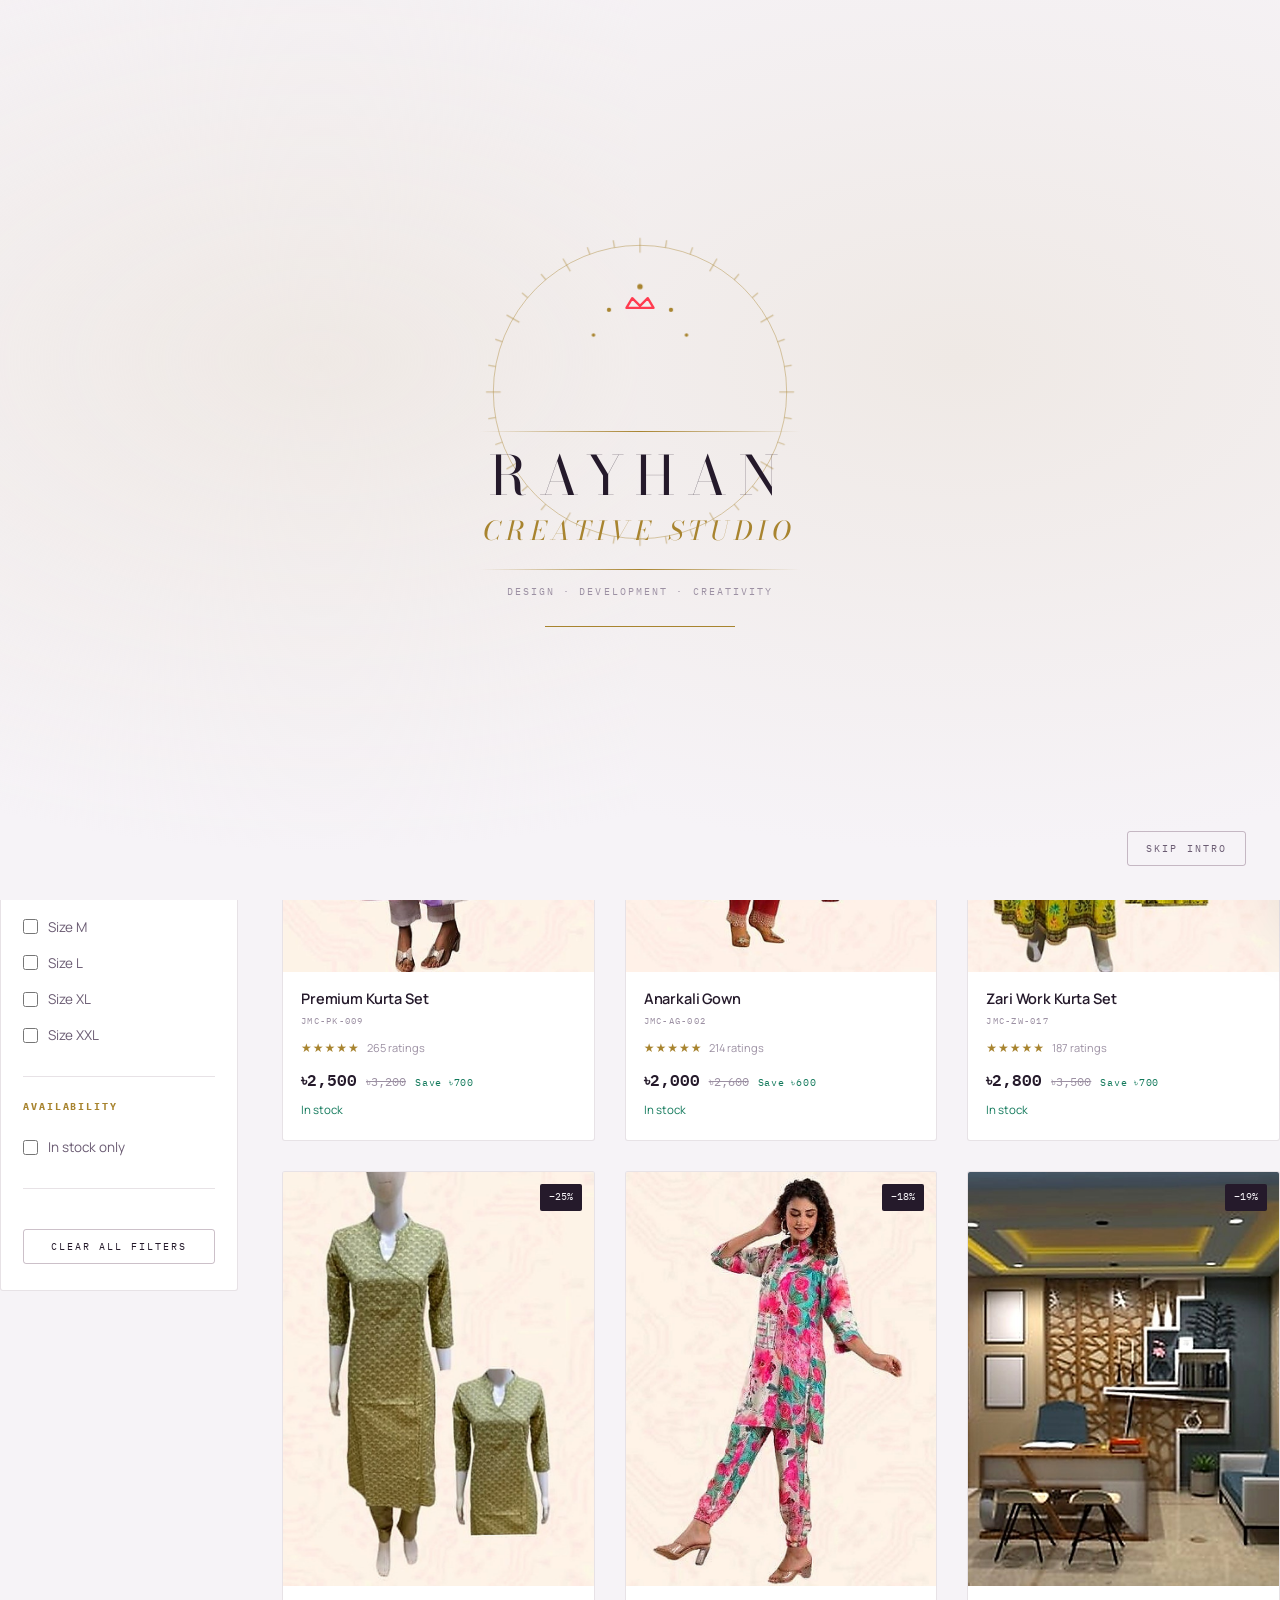
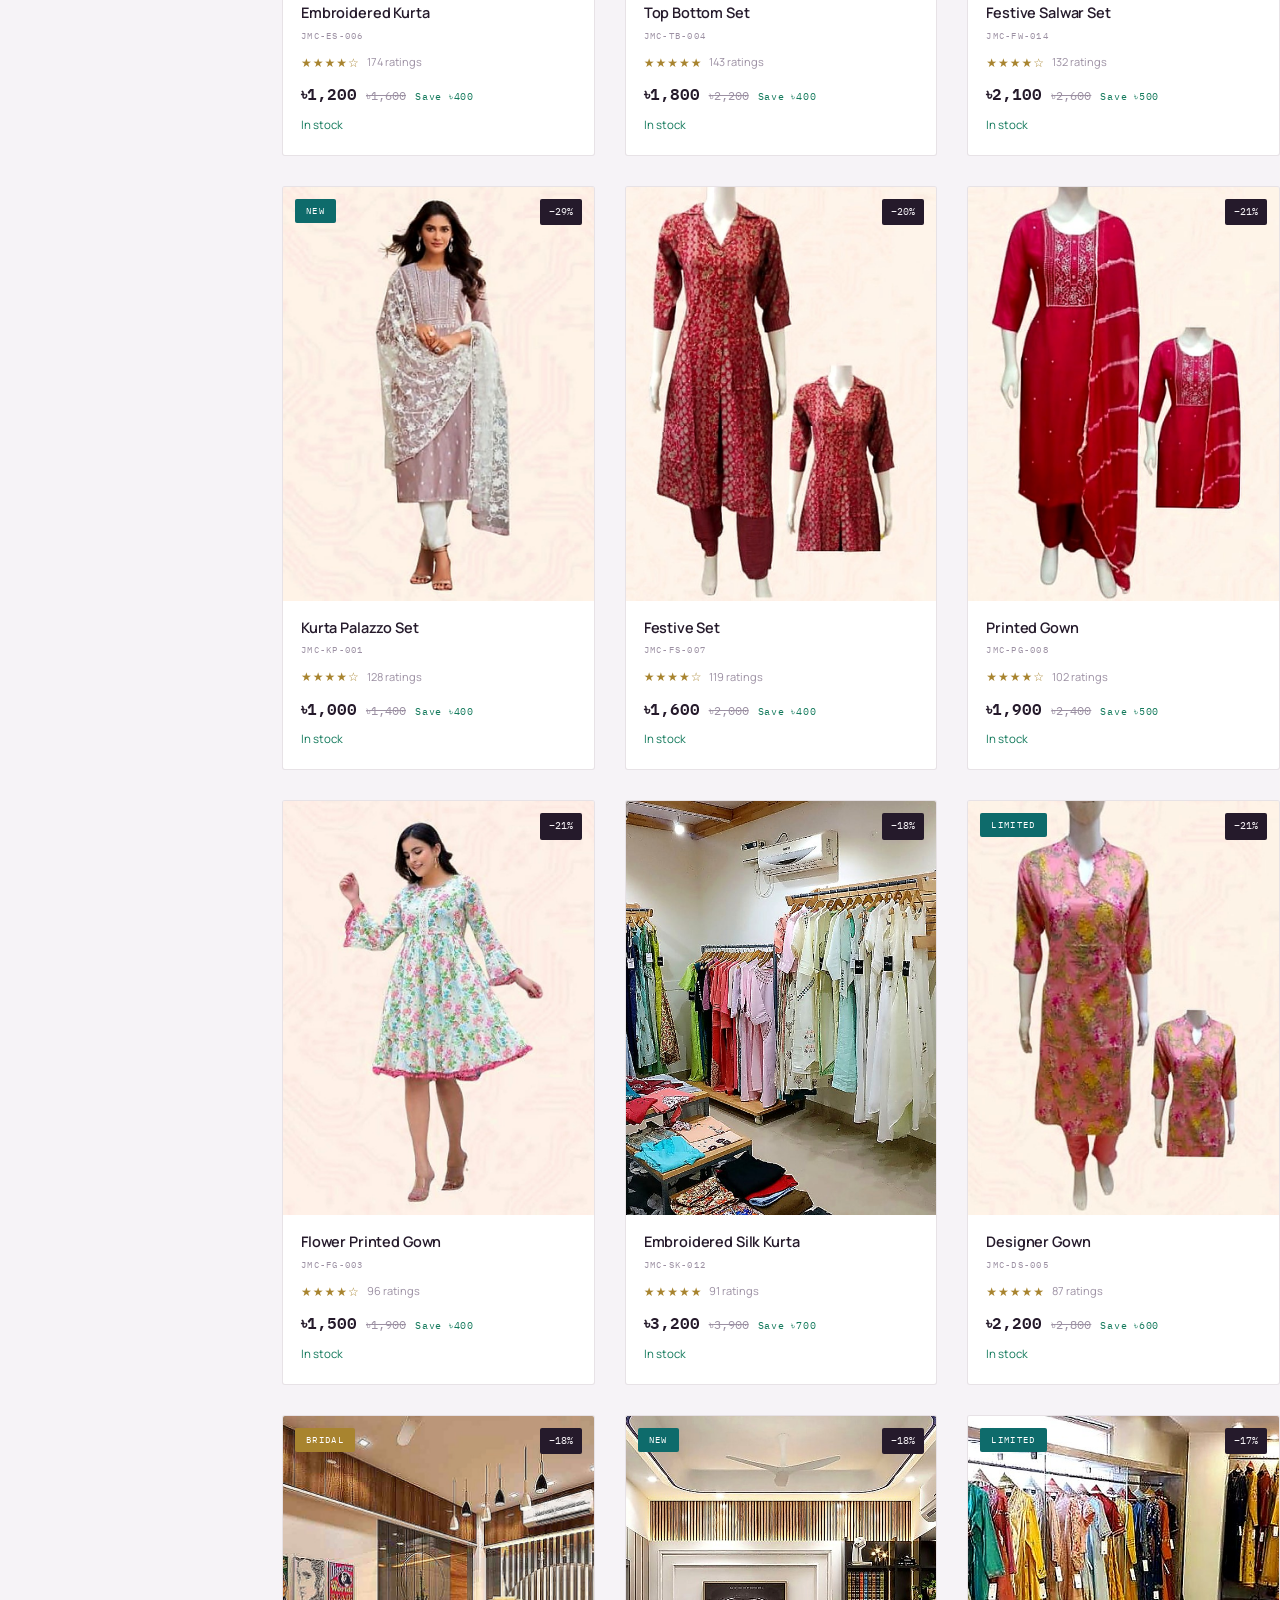
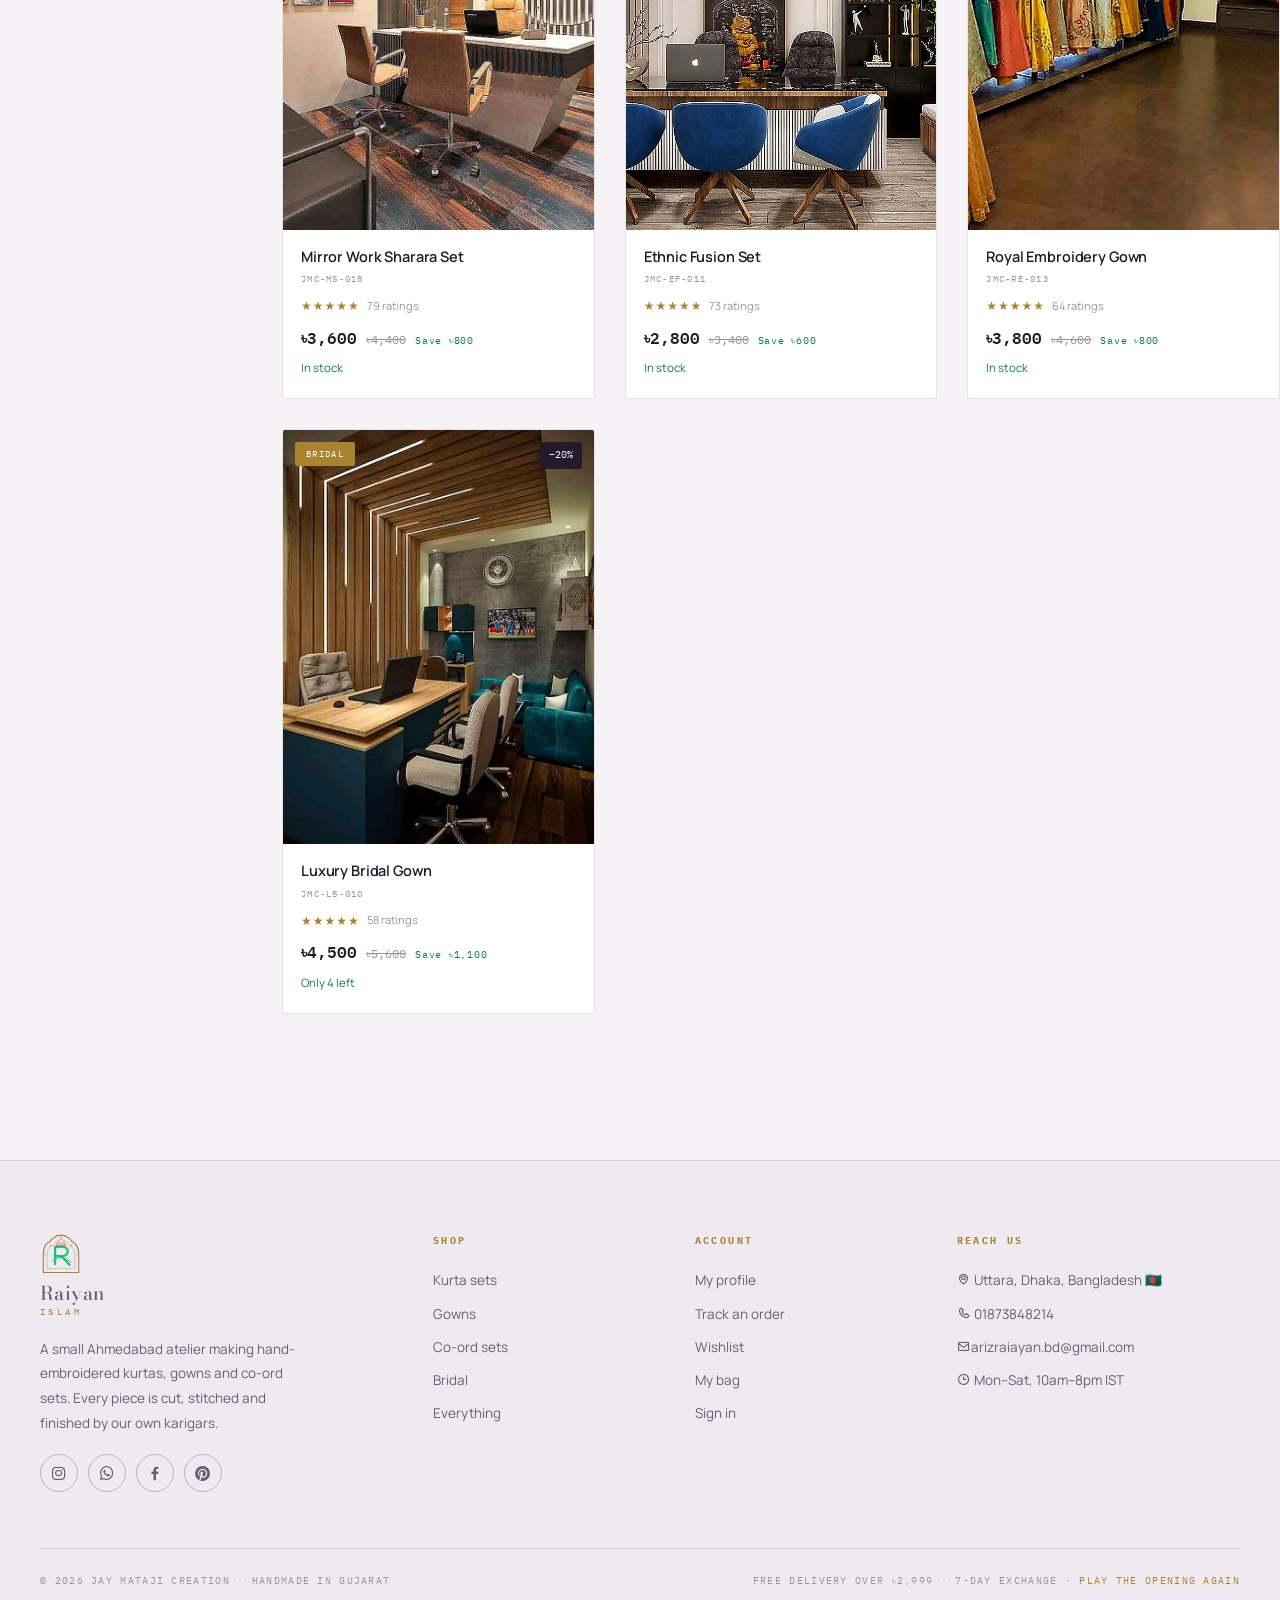
<file: shop.html>
<!DOCTYPE html>
<html lang="en">
<head>
<meta charset="UTF-8">
<meta name="viewport" content="width=device-width,initial-scale=1">
<title>The Collection </title>
<link href="https://fonts.googleapis.com/css2?family=Bodoni+Moda:opsz,wght@6..96,400;6..96,500;6..96,600&family=IBM+Plex+Mono:wght@400;500;600&family=Manrope:wght@300;400;500;600;700&display=swap" rel="stylesheet">
<link href="https://unpkg.com/boxicons@2.1.4/css/boxicons.min.css" rel="stylesheet">
<link rel="stylesheet" href="assets/css/style.css">
<link rel="stylesheet" href="assets/css/luxe.css">
<style>
.shop-layout{display:grid;grid-template-columns:238px 1fr;gap:44px;align-items:start;}
.filters{position:sticky;top:100px;background:var(--surface);border:1px solid var(--line);
  border-radius:var(--radius);padding:26px 22px;}
.f-block{padding-bottom:22px;margin-bottom:22px;border-bottom:1px solid var(--line);}
.f-block:last-child{border:none;margin:0;padding:0;}
.f-block h5{font-family:var(--f-mono);font-size:9.5px;letter-spacing:.2em;text-transform:uppercase;
  color:var(--gold);margin-bottom:15px;}
.f-opt{display:flex;align-items:center;gap:10px;padding:7px 0;cursor:pointer;font-size:13.5px;
  color:var(--ink-soft);transition:color .2s;}
.f-opt:hover{color:var(--ink);}
.f-opt input{accent-color:var(--gold);width:15px;height:15px;cursor:pointer;}
.f-opt .n{margin-left:auto;font-family:var(--f-mono);font-size:10px;color:var(--ink-faint);}
.range-out{font-family:var(--f-mono);font-size:12px;color:var(--gold);margin-bottom:10px;}
input[type=range]{width:100%;accent-color:var(--gold);}

.shop-bar{display:flex;align-items:center;gap:14px;margin-bottom:26px;flex-wrap:wrap;}
.search-box{position:relative;flex:1;min-width:200px;}
.search-box i{position:absolute;left:14px;top:50%;transform:translateY(-50%);color:var(--ink-faint);font-size:19px;}
.search-box input{width:100%;padding:12px 14px 12px 42px;border:1px solid var(--line-2);
  border-radius:30px;background:var(--surface);font-size:14px;}
.search-box input:focus{outline:none;border-color:var(--gold);}
.sort-sel{padding:12px 16px;border:1px solid var(--line-2);border-radius:30px;
  background:var(--surface);font-size:13px;cursor:pointer;}
.result-line{font-family:var(--f-mono);font-size:10.5px;letter-spacing:.14em;
  text-transform:uppercase;color:var(--ink-faint);}
.chips{display:flex;gap:8px;flex-wrap:wrap;margin-bottom:20px;}
.chip{font-family:var(--f-mono);font-size:9.5px;letter-spacing:.14em;text-transform:uppercase;
  padding:6px 12px;border-radius:20px;background:var(--surface-2);border:1px solid var(--line);
  display:flex;align-items:center;gap:7px;cursor:pointer;}
.chip:hover{border-color:var(--bad);color:var(--bad);}
.filter-toggle{display:none;}
@media(max-width:960px){
  .shop-layout{grid-template-columns:1fr;gap:20px;}
  .filters{position:static;display:none;}
  .filters.show{display:block;}
  .filter-toggle{display:inline-flex;}
}
</style>
</head>
<body>

<section class="page-hero">
  <div class="wrap">
    <div class="crumbs"><a href="index.html">Home</a> / Collection</div>
    <h1 class="display-l" id="page-title">The Collection</h1>
    <p class="lede" style="margin-top:14px">Sixteen pieces, each made in a run of forty or fewer. Stock counts below are live.</p>
  </div>
</section>

<section class="section tight wrap">
  <div class="shop-layout">
    <aside class="filters" id="filters">
      <div class="f-block">
        <h5>Category</h5>
        <label class="f-opt"><input type="radio" name="cat" value="all" checked> All pieces <span class="n" data-count="all"></span></label>
        <label class="f-opt"><input type="radio" name="cat" value="kurta"> Kurta sets <span class="n" data-count="kurta"></span></label>
        <label class="f-opt"><input type="radio" name="cat" value="gown"> Gowns <span class="n" data-count="gown"></span></label>
        <label class="f-opt"><input type="radio" name="cat" value="set"> Co-ord sets <span class="n" data-count="set"></span></label>
        <label class="f-opt"><input type="radio" name="cat" value="bridal"> Bridal <span class="n" data-count="bridal"></span></label>
      </div>
      <div class="f-block">
        <h5>Maximum price</h5>
        <div class="range-out" id="price-out">Up to ₹5,000</div>
        <input type="range" id="price" min="1000" max="5000" step="100" value="5000">
      </div>
      <div class="f-block">
        <h5>Size</h5>
        <div id="size-opts"></div>
      </div>
      <div class="f-block">
        <h5>Availability</h5>
        <label class="f-opt"><input type="checkbox" id="instock"> In stock only</label>
      </div>
      <button class="btn btn-line btn-sm btn-block" id="reset" style="margin-top:18px">Clear all filters</button>
    </aside>

    <div>
      <div class="shop-bar">
        <button class="btn btn-line btn-sm filter-toggle" id="ftoggle"><i class='bx bx-slider-alt'></i> Filters</button>
        <div class="search-box"><i class='bx bx-search'></i>
          <input type="search" id="q" placeholder="Search by name, fabric or SKU" aria-label="Search the collection"></div>
        <select class="sort-sel" id="sort" aria-label="Sort products">
          <option value="feat">Sort: Featured</option>
          <option value="low">Price: low to high</option>
          <option value="high">Price: high to low</option>
          <option value="rate">Highest rated</option>
          <option value="new">Newest first</option>
        </select>
      </div>
      <div class="chips" id="chips"></div>
      <div class="result-line" id="count" style="margin-bottom:20px"></div>
      <div class="grid grid-4" id="grid"></div>
      <div class="empty-state hidden" id="empty">
        <i class='bx bx-search-alt'></i><h4>Nothing matches those filters</h4>
        <p>Try widening the price range or clearing the search.</p>
        <button class="btn btn-solid" id="reset2">Clear all filters</button>
      </div>
    </div>
  </div>
</section>

<script src="assets/js/data.js"></script>
<script src="assets/js/brand.js"></script>
<script src="assets/js/qr.js"></script>
<script src="assets/js/carousel.js"></script>
<script src="assets/js/payments.js"></script>
<script src="assets/js/app.js"></script>
<script src="assets/js/fx.js"></script>
<script>
JMC.boot('shop.html');

const CAT_NAMES = { all:'The Collection', kurta:'Kurta Sets', gown:'Gowns', set:'Co-ord Sets', bridal:'Bridal' };
const state = { cat:'all', max:5000, sizes:new Set(), instock:false, q:'', sort:'feat' };

/* deep link ?cat= */
const urlCat = new URLSearchParams(location.search).get('cat');
if (urlCat && CAT_NAMES[urlCat]) {
  state.cat = urlCat;
  document.querySelector(`input[name=cat][value="${urlCat}"]`).checked = true;
}

/* size options */
const allSizes = [...new Set(JMC.products().flatMap(p => p.sizes))];
document.getElementById('size-opts').innerHTML = allSizes.map(s =>
  `<label class="f-opt"><input type="checkbox" class="sz" value="${s}"> Size ${s}</label>`).join('');

function counts(){
  const p = JMC.products();
  document.querySelectorAll('[data-count]').forEach(el => {
    const c = el.dataset.count;
    el.textContent = c === 'all' ? p.length : p.filter(x => x.cat === c).length;
  });
}

function apply(){
  let list = JMC.products().filter(p =>
    (state.cat === 'all' || p.cat === state.cat) &&
    p.price <= state.max &&
    (!state.sizes.size || p.sizes.some(s => state.sizes.has(s))) &&
    (!state.instock || p.stock > 0) &&
    (!state.q || (p.name + ' ' + p.sku + ' ' + p.fabric + ' ' + p.desc).toLowerCase().includes(state.q))
  );
  const sorters = {
    low:(a,b) => a.price - b.price, high:(a,b) => b.price - a.price,
    rate:(a,b) => b.rating - a.rating, new:(a,b) => (b.badge==='New') - (a.badge==='New'),
    feat:(a,b) => b.reviews - a.reviews
  };
  list.sort(sorters[state.sort]);

  document.getElementById('page-title').textContent = CAT_NAMES[state.cat];
  document.getElementById('count').textContent = list.length + ' piece' + (list.length===1?'':'s');
  document.getElementById('grid').innerHTML = list.map(JMC.cardHTML).join('');
  document.getElementById('empty').classList.toggle('hidden', list.length > 0);
  JMC.wireCards();
  JMC.revealOnScroll();
  document.querySelectorAll('.card').forEach(c => c.classList.add('in'));
  drawChips();
}

function drawChips(){
  const c = [];
  if (state.cat !== 'all') c.push(['cat', CAT_NAMES[state.cat]]);
  if (state.max < 5000) c.push(['max', 'Under ' + JMC.rs(state.max)]);
  state.sizes.forEach(s => c.push(['size:' + s, 'Size ' + s]));
  if (state.instock) c.push(['stock','In stock']);
  if (state.q) c.push(['q','“' + JMC.esc(state.q) + '”']);
  document.getElementById('chips').innerHTML = c.map(([k,l]) =>
    `<span class="chip" data-clear="${k}">${l} <i class='bx bx-x'></i></span>`).join('');
  document.querySelectorAll('[data-clear]').forEach(el => el.onclick = () => {
    const k = el.dataset.clear;
    if (k === 'cat') { state.cat = 'all'; document.querySelector('input[name=cat][value=all]').checked = true; }
    else if (k === 'max') { state.max = 5000; document.getElementById('price').value = 5000; priceOut(); }
    else if (k === 'stock') { state.instock = false; document.getElementById('instock').checked = false; }
    else if (k === 'q') { state.q = ''; document.getElementById('q').value = ''; }
    else if (k.startsWith('size:')) { const s = k.slice(5); state.sizes.delete(s);
      document.querySelector(`.sz[value="${s}"]`).checked = false; }
    apply();
  });
}

const priceOut = () => document.getElementById('price-out').textContent = 'Up to ' + JMC.rs(state.max);

document.querySelectorAll('input[name=cat]').forEach(r => r.onchange = () => { state.cat = r.value; apply(); });
document.getElementById('price').oninput = e => { state.max = +e.target.value; priceOut(); apply(); };
document.getElementById('instock').onchange = e => { state.instock = e.target.checked; apply(); };
document.addEventListener('change', e => {
  if (e.target.classList.contains('sz')) {
    e.target.checked ? state.sizes.add(e.target.value) : state.sizes.delete(e.target.value);
    apply();
  }
});
let t; document.getElementById('q').oninput = e => {
  clearTimeout(t); t = setTimeout(() => { state.q = e.target.value.trim().toLowerCase(); apply(); }, 180);
};
document.getElementById('sort').onchange = e => { state.sort = e.target.value; apply(); };
document.getElementById('ftoggle').onclick = () => document.getElementById('filters').classList.toggle('show');

function resetAll(){
  state.cat='all'; state.max=5000; state.sizes.clear(); state.instock=false; state.q=''; state.sort='feat';
  document.querySelector('input[name=cat][value=all]').checked = true;
  document.getElementById('price').value = 5000; priceOut();
  document.querySelectorAll('.sz').forEach(c => c.checked = false);
  document.getElementById('instock').checked = false;
  document.getElementById('q').value = ''; document.getElementById('sort').value = 'feat';
  apply();
}
document.getElementById('reset').onclick = resetAll;
document.getElementById('reset2').onclick = resetAll;

/* live: admin edits products → shop updates instantly */
window.onJMCLive = key => { if (key === JMC.K.products) { counts(); apply(); } };

counts(); apply();
JMC.renderFooter();
</script>
</body>
</html>
</file>
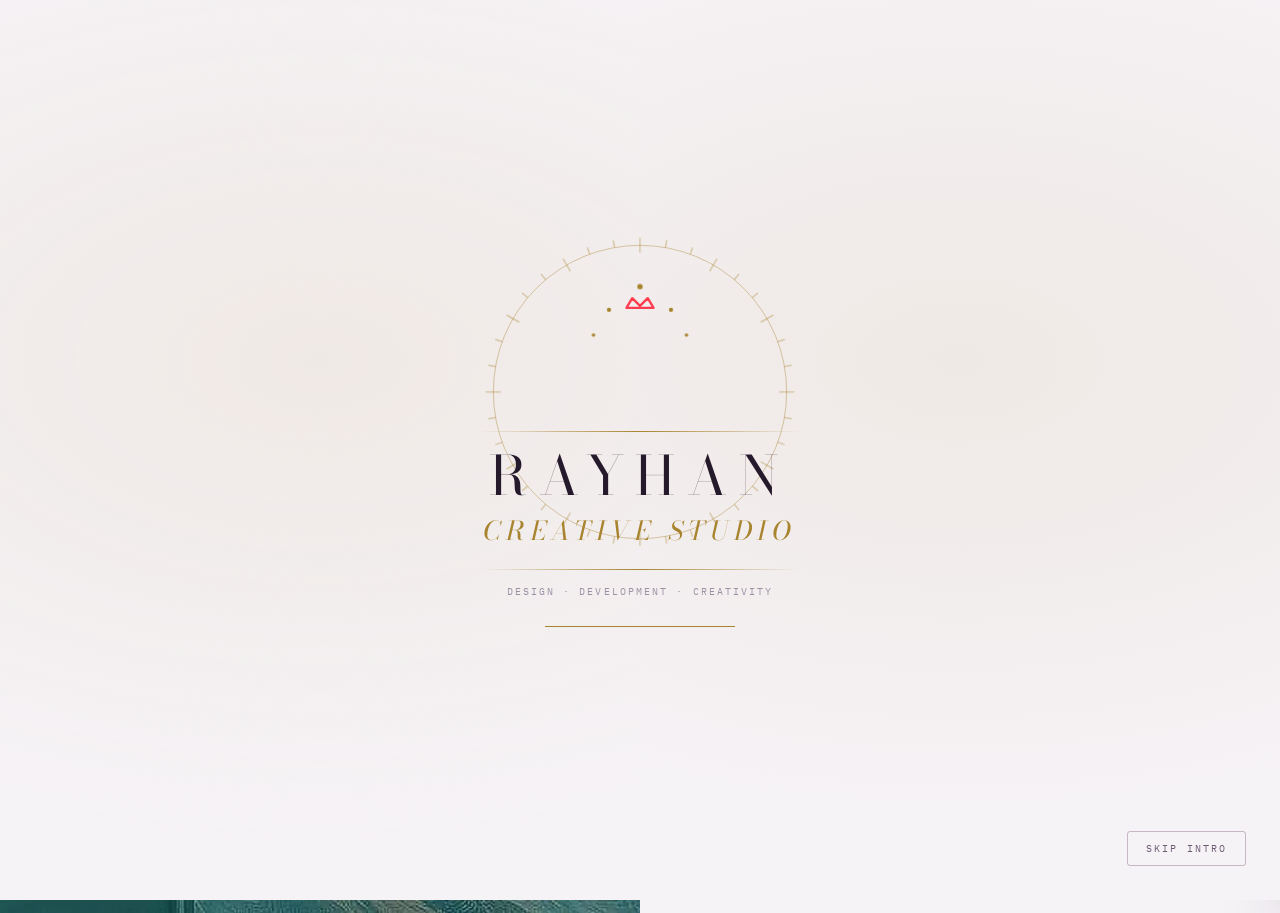
<file: signup.html>
<!DOCTYPE html>
<html lang="en">
<head>
<meta charset="UTF-8">
<meta name="viewport" content="width=device-width,initial-scale=1">
<title>Create an account </title>
<link href="https://fonts.googleapis.com/css2?family=Bodoni+Moda:opsz,wght@6..96,400;6..96,500;6..96,600&family=IBM+Plex+Mono:wght@400;500;600&family=Manrope:wght@300;400;500;600;700&display=swap" rel="stylesheet">
<link href="https://unpkg.com/boxicons@2.1.4/css/boxicons.min.css" rel="stylesheet">
<link rel="stylesheet" href="assets/css/style.css">
<link rel="stylesheet" href="assets/css/luxe.css">
<style>
.auth{display:grid;grid-template-columns:1fr 1fr;min-height:calc(100vh - 76px);}
.auth-art{position:relative;overflow:hidden;background:var(--surface-2);}
.auth-art img{width:100%;height:100%;object-fit:cover;}
.auth-art::after{content:"";position:absolute;inset:0;
  background:linear-gradient(200deg,rgba(20,10,22,.25),rgba(14,107,107,.62));}
.auth-perks{position:absolute;left:52px;right:52px;bottom:52px;z-index:2;color:#fff;}
.auth-perks .eyebrow{color:#E4C879;}.auth-perks .eyebrow::before{background:#E4C879;}
.auth-perks ul{list-style:none;margin-top:22px;}
.auth-perks li{display:flex;gap:13px;align-items:flex-start;margin-bottom:16px;
  font-size:14.5px;color:rgba(255,255,255,.9);line-height:1.6;}
.auth-perks i{color:#E4C879;font-size:20px;flex:none;}
.auth-form{display:flex;align-items:center;justify-content:center;padding:56px 40px;}
.auth-box{width:100%;max-width:408px;}
.auth-box h1{font-size:36px;margin:16px 0 10px;}
.auth-box>p.lede{font-size:14.5px;margin-bottom:30px;}
.two{display:grid;grid-template-columns:1fr 1fr;gap:14px;}
.meter{height:4px;border-radius:3px;background:var(--surface-2);overflow:hidden;margin-top:9px;}
.meter i{display:block;height:100%;width:0;background:var(--bad);transition:.35s;}
.meter-txt{font-family:var(--f-mono);font-size:9.5px;letter-spacing:.14em;text-transform:uppercase;
  color:var(--ink-faint);margin-top:7px;}
.check{display:flex;align-items:flex-start;gap:9px;color:var(--ink-soft);cursor:pointer;
  font-size:12.5px;line-height:1.6;margin-bottom:20px;}
.check input{accent-color:var(--gold);width:15px;height:15px;margin-top:2px;flex:none;}
.check a{color:var(--gold);}
@media(max-width:900px){.auth{grid-template-columns:1fr;}.auth-art{display:none;}
  .auth-form{padding:40px 20px;}.two{grid-template-columns:1fr;}}
</style>
</head>
<body>

<div class="auth">
  <div class="auth-art">
    <img src="assets/img/g15-1920.jpg" srcset="assets/img/g15-960.jpg 960w, assets/img/g15-1920.jpg 1920w, assets/img/g15-4k.jpg 3840w" sizes="50vw" alt="Mirror work sharara detail">
    <div class="auth-perks">
      <div class="eyebrow">What an account gets you</div>
      <ul>
        <li><i class='bx bx-package'></i><span>Track every order from stitching to your door</span></li>
        <li><i class='bx bx-heart'></i><span>A wishlist that stays put between visits</span></li>
        <li><i class='bx bx-time-five'></i><span>Early access to the monthly release, a day before everyone</span></li>
        <li><i class='bx bx-ruler'></i><span>We keep your measurements, so the next piece fits first time</span></li>
      </ul>
    </div>
  </div>

  <div class="auth-form">
    <div class="auth-box">
      <div class="eyebrow">Join us</div>
      <h1>Create your account</h1>
      <p class="lede">Takes about thirty seconds. Your details stay on your device.</p>

      <form id="form" novalidate>
        <div class="field"><label for="name">Full name</label>
          <input class="input" id="name" placeholder="Riddhi Patel" autocomplete="name" required></div>
        <div class="two">
          <div class="field"><label for="email">Email address</label>
            <input class="input" type="email" id="email" placeholder="you@email.com" autocomplete="email" required></div>
          <div class="field"><label for="phone">Mobile number</label>
            <input class="input" id="phone" placeholder="98250 00000" inputmode="tel" autocomplete="tel" required></div>
        </div>
        <div class="field"><label for="pw">Password</label>
          <div class="pw-wrap">
            <input class="input" type="password" id="pw" placeholder="At least 6 characters" autocomplete="new-password" required>
            <button type="button" class="pw-eye" id="eye" aria-label="Show password"><i class='bx bx-show'></i></button>
          </div>
          <div class="meter"><i id="meter-bar"></i></div>
          <div class="meter-txt" id="meter-txt">Strength — start typing</div>
        </div>
        <div class="field"><label for="pw2">Confirm password</label>
          <input class="input" type="password" id="pw2" placeholder="Type it again" autocomplete="new-password" required></div>
        <label class="check"><input type="checkbox" id="agree">
          <span>I agree to the <a href="#">terms</a> and <a href="#">privacy policy</a>, and I'm happy to hear about new releases.</span></label>
        <div class="err-msg" id="err"></div>
        <button class="btn btn-solid btn-block" type="submit" id="submit">Create account</button>
      </form>
      <p class="form-note">Already have an account? <a href="login.html">Sign in</a></p>
      <p class="form-note" style="margin-top:10px"><a href="index.html" style="color:var(--ink-faint)">← Back to the shop</a></p>
    </div>
  </div>
</div>

<script src="assets/js/data.js"></script>
<script src="assets/js/brand.js"></script>
<script src="assets/js/qr.js"></script>
<script src="assets/js/carousel.js"></script>
<script src="assets/js/payments.js"></script>
<script src="assets/js/app.js"></script>
<script src="assets/js/fx.js"></script>
<script>
JMC.boot('');
if (JMC.session()) location.replace('profile.html');

const pw = document.getElementById('pw'), eye = document.getElementById('eye');
eye.onclick = () => { const s = pw.type === 'password'; pw.type = s ? 'text' : 'password';
  eye.innerHTML = `<i class='bx bx-${s?'hide':'show'}'></i>`; };

pw.oninput = () => {
  const v = pw.value;
  let s = 0;
  if (v.length >= 6) s++; if (v.length >= 10) s++;
  if (/[A-Z]/.test(v) && /[a-z]/.test(v)) s++;
  if (/\d/.test(v)) s++; if (/[^\w\s]/.test(v)) s++;
  const pct = [0,25,45,65,85,100][s];
  const label = ['Strength — start typing','Weak','Fair','Good','Strong','Very strong'][s];
  const col = ['var(--bad)','var(--bad)','var(--warn)','var(--warn)','var(--ok)','var(--ok)'][s];
  const bar = document.getElementById('meter-bar');
  bar.style.width = pct + '%'; bar.style.background = col;
  document.getElementById('meter-txt').textContent = label;
};

document.getElementById('form').onsubmit = async e => {
  e.preventDefault();
  const btn = document.getElementById('submit'), err = document.getElementById('err');
  err.textContent = '';
  const fail = m => { err.innerHTML = `<i class='bx bx-error-circle'></i> ${m}`; };
  if (pw.value !== document.getElementById('pw2').value) return fail('The two passwords do not match.');
  if (!document.getElementById('agree').checked) return fail('Tick the box to accept the terms.');
  btn.disabled = true; btn.innerHTML = '<span class="spinner"></span> Creating your account';
  try {
    const u = await JMC.signup({
      name: document.getElementById('name').value,
      email: document.getElementById('email').value,
      phone: document.getElementById('phone').value,
      password: pw.value
    });
    JMC.mergeGuestCart(u.id);
    JMC.toast('Account created — welcome, ' + u.name.split(' ')[0], 'ok');
    const next = sessionStorage.getItem('jmc_after_login');
    sessionStorage.removeItem('jmc_after_login');
    setTimeout(() => location.href = next || 'profile.html', 700);
  } catch (ex) {
    fail(JMC.esc(ex.message));
    btn.disabled = false; btn.textContent = 'Create account';
  }
};
</script>
</body>
</html>
</file>
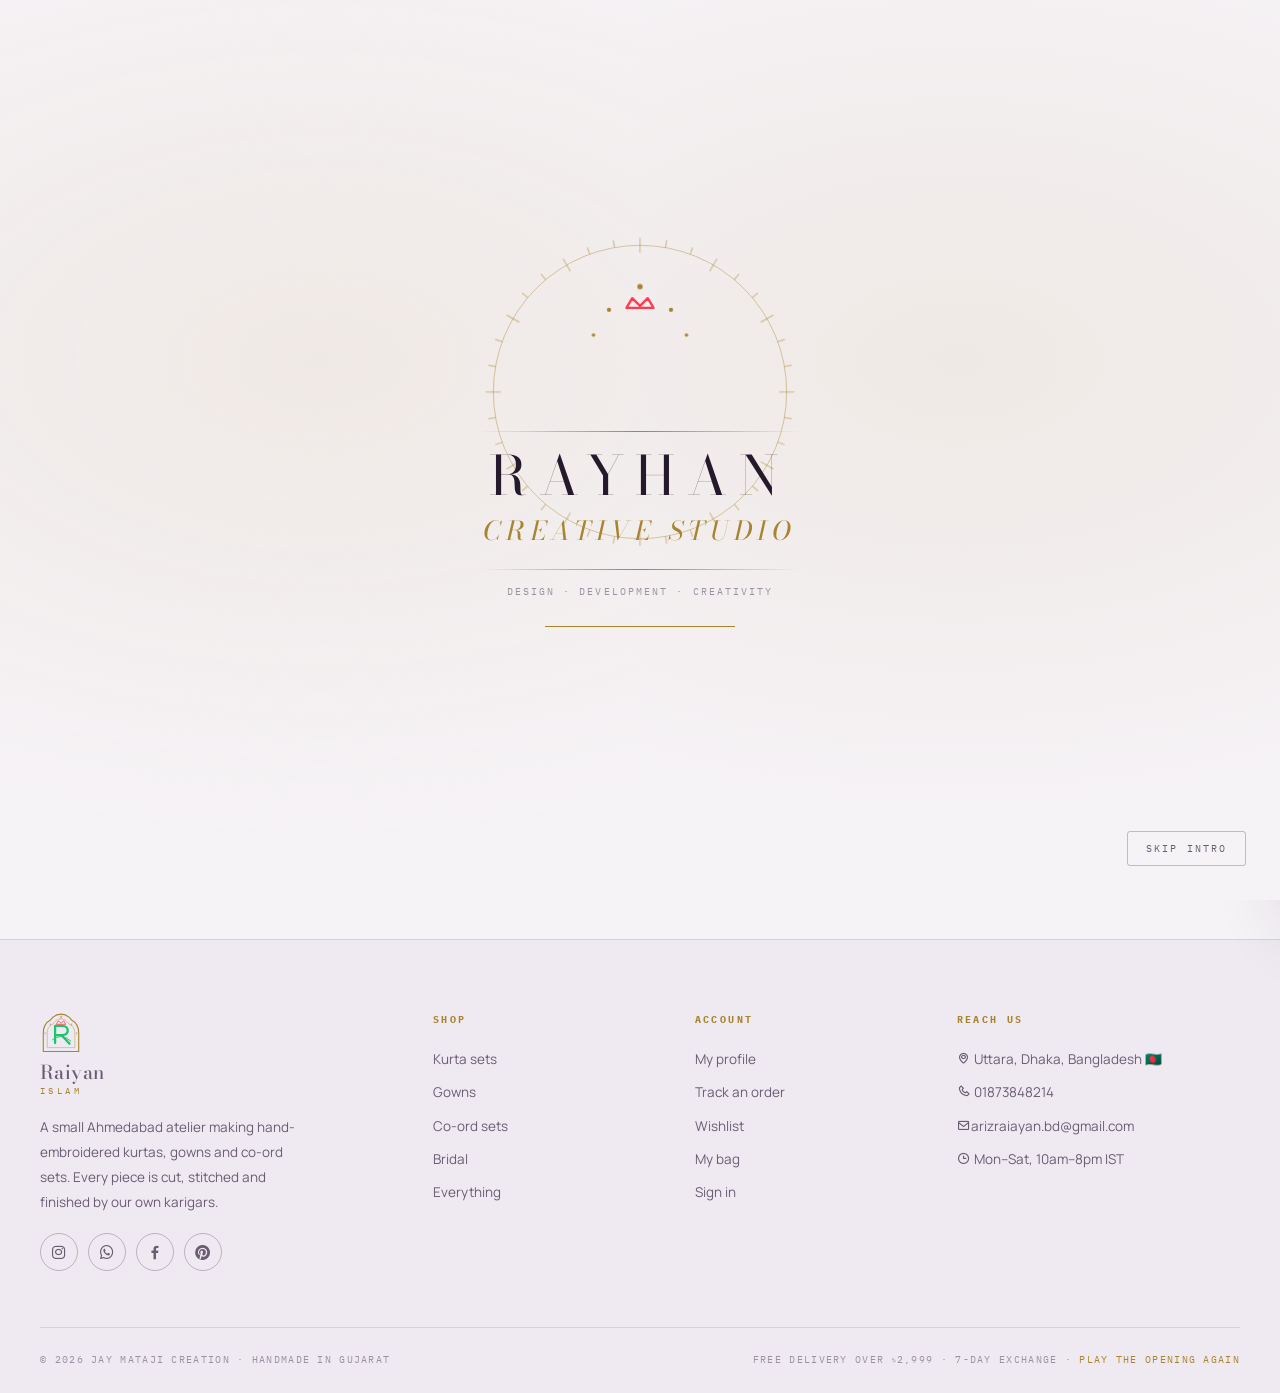
<file: wishlist.html>
<!DOCTYPE html>
<html lang="en">
<head>
<meta charset="UTF-8">
<meta name="viewport" content="width=device-width,initial-scale=1">
<title>Wishlist </title>
<link href="https://fonts.googleapis.com/css2?family=Bodoni+Moda:opsz,wght@6..96,400;6..96,500;6..96,600&family=IBM+Plex+Mono:wght@400;500;600&family=Manrope:wght@300;400;500;600;700&display=swap" rel="stylesheet">
<link href="https://unpkg.com/boxicons@2.1.4/css/boxicons.min.css" rel="stylesheet">
<link rel="stylesheet" href="assets/css/style.css">
<link rel="stylesheet" href="assets/css/luxe.css">
</head>
<body>
<section class="page-hero"><div class="wrap">
  <div class="crumbs"><a href="index.html">Home</a> / Wishlist</div>
  <h1 class="display-l">Your wishlist</h1>
  <p class="lede" style="margin-top:14px">Pieces you saved. Stock counts are live, so if something says two left, it means two.</p>
</div></section>

<section class="section tight wrap">
  <div style="display:flex;justify-content:space-between;align-items:center;gap:14px;margin-bottom:26px;flex-wrap:wrap">
    <span class="mono" style="color:var(--ink-faint)" id="count"></span>
    <div style="display:flex;gap:10px;flex-wrap:wrap">
      <button class="btn btn-line btn-sm" id="clear">Clear wishlist</button>
      <button class="btn btn-solid btn-sm" id="all-to-bag">Move everything to bag</button>
    </div>
  </div>
  <div class="grid grid-4" id="grid"></div>
  <div class="empty-state hidden" id="empty">
    <i class='bx bx-heart'></i><h4>Nothing saved yet</h4>
    <p>Tap the heart on any piece and it will wait for you here.</p>
    <a href="shop.html" class="btn btn-solid">Browse the collection</a>
  </div>
</section>

<script src="assets/js/data.js"></script>
<script src="assets/js/brand.js"></script>
<script src="assets/js/qr.js"></script>
<script src="assets/js/carousel.js"></script>
<script src="assets/js/payments.js"></script>
<script src="assets/js/app.js"></script>
<script src="assets/js/fx.js"></script>
<script>
JMC.boot('');
function render(){
  const skus = JMC.wishlist();
  const list = skus.map(s => JMC.productBySku(s)).filter(Boolean);
  document.getElementById('count').textContent = list.length + ' piece' + (list.length===1?'':'s') + ' saved';
  document.getElementById('grid').innerHTML = list.map(JMC.cardHTML).join('');
  document.getElementById('empty').classList.toggle('hidden', list.length > 0);
  document.getElementById('clear').classList.toggle('hidden', !list.length);
  document.getElementById('all-to-bag').classList.toggle('hidden', !list.length);
  JMC.wireCards();
  document.querySelectorAll('.card').forEach(c => c.classList.add('in'));
}
document.getElementById('clear').onclick = () => {
  if (!confirm('Clear everything from your wishlist?')) return;
  JMC.wishlist().slice().forEach(s => JMC.toggleWish(s));
  render();
};
document.getElementById('all-to-bag').onclick = () => {
  const list = JMC.wishlist().slice();
  list.forEach(s => { const p = JMC.productBySku(s); if (p && p.stock > 0) JMC.addToCart(s, 1); });
  JMC.openDrawer();
};
window.onJMCLive = key => { if (key === JMC.K.wish || key === JMC.K.products) render(); };
render();
JMC.renderFooter();
</script>
</body>
</html>
</file>
<file: assets/css/style.css>
/* ═══════════════════════════════════════════════════════════
   JAY MATAJI CREATION — Design System
   Palette: porcelain / aubergine ink / plum / peacock / zari gold
   ═══════════════════════════════════════════════════════════ */

:root{
  --bg:#F6F3F7;
  --bg-alt:#EFEAF2;
  --surface:#FFFFFF;
  --surface-2:#F1ECF4;
  --ink:#251A2B;
  --ink-soft:#6B5C73;
  --ink-faint:#9C90A3;
  --brand:#4A1F3D;
  --brand-hi:#632B52;
  --accent:#0E6B6B;
  --gold:#A8842F;
  --gold-hi:#C9A251;
  --line:rgba(74,31,61,.13);
  --line-2:rgba(74,31,61,.28);
  --btn-bg:#4A1F3D;
  --btn-fg:#FBF7F4;
  --shadow-s:0 1px 2px rgba(37,26,43,.06),0 4px 14px rgba(37,26,43,.05);
  --shadow-m:0 10px 40px rgba(37,26,43,.10);
  --shadow-l:0 24px 70px rgba(37,26,43,.16);
  --ok:#12795B; --warn:#A4700F; --bad:#A32B36;
  --radius:3px;
  --maxw:1360px;
  --f-display:'Bodoni Moda',Georgia,serif;
  --f-body:'Manrope',system-ui,sans-serif;
  --f-mono:'IBM Plex Mono',monospace;
}

[data-theme="dark"]{
  --bg:#14101A;
  --bg-alt:#1A1522;
  --surface:#1E1826;
  --surface-2:#282132;
  --ink:#F2EBF3;
  --ink-soft:#A99CB2;
  --ink-faint:#7D7188;
  --brand:#D9A9C6;
  --brand-hi:#E9C3DA;
  --accent:#48BDB4;
  --gold:#D6B25F;
  --gold-hi:#EBCD86;
  --line:rgba(233,220,240,.12);
  --line-2:rgba(233,220,240,.26);
  --btn-bg:#D6B25F;
  --btn-fg:#1A1420;
  --shadow-s:0 1px 2px rgba(0,0,0,.4);
  --shadow-m:0 10px 40px rgba(0,0,0,.5);
  --shadow-l:0 24px 70px rgba(0,0,0,.6);
  --ok:#4BC79A; --warn:#E0AE4A; --bad:#EE7A84;
}

*,*::before,*::after{margin:0;padding:0;box-sizing:border-box;}
html{scroll-behavior:smooth;-webkit-text-size-adjust:100%;}
body{
  font-family:var(--f-body);background:var(--bg);color:var(--ink);
  line-height:1.65;overflow-x:hidden;font-size:15px;
  transition:background .45s ease,color .45s ease;
  padding-top:76px;
}
img{max-width:100%;display:block;}
a{color:inherit;text-decoration:none;}
button,input,select,textarea{font-family:inherit;font-size:inherit;color:inherit;}
::selection{background:var(--gold);color:#fff;}
:focus-visible{outline:2px solid var(--accent);outline-offset:3px;border-radius:2px;}

/* ── Type scale ───────────────────────────── */
h1,h2,h3,h4{font-family:var(--f-display);font-weight:400;line-height:1.08;letter-spacing:-.01em;}
.eyebrow{
  font-family:var(--f-mono);font-size:10px;letter-spacing:.34em;text-transform:uppercase;
  color:var(--gold);display:flex;align-items:center;gap:12px;
}
.eyebrow::before{content:"";width:26px;height:1px;background:var(--gold);flex:none;}
.eyebrow.center{justify-content:center;}
.display-xl{font-size:clamp(44px,6.6vw,86px);}
.display-l{font-size:clamp(34px,4.4vw,58px);}
.display-m{font-size:clamp(26px,3vw,38px);}
.lede{font-size:16.5px;color:var(--ink-soft);font-weight:400;line-height:1.85;max-width:56ch;}
.mono{font-family:var(--f-mono);font-size:11px;letter-spacing:.16em;text-transform:uppercase;}

.wrap{max-width:var(--maxw);margin:0 auto;padding:0 40px;}
.section{padding:104px 0;}
.section.tight{padding:66px 0;}
.section-head{display:flex;flex-direction:column;gap:16px;margin-bottom:52px;}
.section-head.center{align-items:center;text-align:center;}

/* ── Buttons ──────────────────────────────── */
.btn{
  display:inline-flex;align-items:center;justify-content:center;gap:9px;
  padding:15px 34px;border:1px solid transparent;border-radius:var(--radius);
  font-family:var(--f-mono);font-size:11px;letter-spacing:.2em;text-transform:uppercase;
  cursor:pointer;transition:.3s cubic-bezier(.4,0,.2,1);background:none;white-space:nowrap;
}
.btn-solid{background:var(--btn-bg);color:var(--btn-fg);}
.btn-solid:hover{transform:translateY(-2px);box-shadow:var(--shadow-m);filter:brightness(1.08);}
.btn-line{border-color:var(--line-2);color:var(--ink);}
.btn-line:hover{border-color:var(--gold);color:var(--gold);transform:translateY(-2px);}
.btn-gold{background:linear-gradient(135deg,var(--gold),var(--gold-hi));color:#231a10;}
.btn-gold:hover{transform:translateY(-2px);box-shadow:0 10px 30px rgba(168,132,47,.35);}
.btn-ghost{color:var(--ink-soft);padding:10px 14px;}
.btn-ghost:hover{color:var(--gold);}
.btn:disabled{opacity:.45;cursor:not-allowed;transform:none!important;}
.btn-sm{padding:10px 20px;font-size:10px;}
.btn-block{width:100%;}

/* ── Header ───────────────────────────────── */
.site-header{
  position:fixed;inset:0 0 auto 0;z-index:900;height:76px;
  display:flex;align-items:center;
  background:color-mix(in srgb,var(--bg) 88%,transparent);
  backdrop-filter:blur(22px) saturate(1.3);
  border-bottom:1px solid var(--line);
  transition:height .35s ease,background .35s ease;
}
.site-header.shrunk{height:64px;box-shadow:var(--shadow-s);}
.header-inner{max-width:var(--maxw);margin:0 auto;padding:0 40px;width:100%;
  display:flex;align-items:center;justify-content:space-between;gap:24px;}

/* zari thread under header */
.zari-thread{position:absolute;left:0;right:0;bottom:-1px;height:1px;
  background:linear-gradient(90deg,transparent,var(--gold),transparent);
  background-size:220% 100%;animation:zari 9s linear infinite;opacity:.75;}
@keyframes zari{0%{background-position:200% 0;}100%{background-position:-100% 0;}}

.brand-lockup{display:flex;align-items:center;gap:13px;flex:none;}
.brand-mark{width:44px;height:48px;flex:none;}
.brand-mark .seal-stroke{fill:none;stroke:var(--gold);stroke-width:1.6;
  stroke-dasharray:340;stroke-dashoffset:340;animation:draw 2.2s .2s ease forwards;}
@keyframes draw{to{stroke-dashoffset:0;}}
.brand-mark .seal-letter{fill:var(--brand);font-family:var(--f-display);font-size:19px;
  font-weight:600;opacity:0;animation:fadeIn .8s 1.5s ease forwards;}
.brand-mark .seal-dot{fill:var(--gold);opacity:0;animation:fadeIn .8s 1.9s ease forwards;}
@keyframes fadeIn{to{opacity:1;}}
.brand-words{display:flex;flex-direction:column;line-height:1;}
.brand-words b{font-family:var(--f-display);font-size:19px;font-weight:500;letter-spacing:.02em;}
.brand-words span{font-family:var(--f-mono);font-size:8.5px;letter-spacing:.4em;
  color:var(--gold);margin-top:5px;text-transform:uppercase;}

.main-nav{display:flex;align-items:center;gap:30px;}
.main-nav a{
  font-family:var(--f-mono);font-size:10.5px;letter-spacing:.19em;text-transform:uppercase;
  color:var(--ink-soft);position:relative;padding:6px 0;transition:color .25s;
}
.main-nav a::after{content:"";position:absolute;left:0;bottom:0;width:0;height:1px;
  background:var(--gold);transition:width .3s ease;}
.main-nav a:hover,.main-nav a.active{color:var(--ink);}
.main-nav a:hover::after,.main-nav a.active::after{width:100%;}

/* ── Right corner cluster: search / theme / cart / profile ── */
.header-tools{display:flex;align-items:center;gap:6px;flex:none;}
.tool-btn{
  width:40px;height:40px;display:grid;place-items:center;border-radius:50%;
  cursor:pointer;color:var(--ink-soft);position:relative;
  border:1px solid transparent;transition:.25s;background:none;
}
.tool-btn:hover{color:var(--gold);background:var(--surface-2);border-color:var(--line);}
.tool-btn i{font-size:20px;}
.count-badge{
  position:absolute;top:2px;right:1px;min-width:17px;height:17px;padding:0 4px;
  border-radius:9px;background:var(--gold);color:#fff;
  font-family:var(--f-mono);font-size:9.5px;font-weight:600;
  display:grid;place-items:center;border:2px solid var(--bg);
}
.count-badge.hide{display:none;}
.count-badge.pop{animation:pop .45s cubic-bezier(.3,1.6,.5,1);}
@keyframes pop{0%{transform:scale(.4);}60%{transform:scale(1.35);}100%{transform:scale(1);}}

/* profile */
.profile-zone{position:relative;margin-left:6px;}
.avatar{
  width:40px;height:40px;border-radius:50%;cursor:pointer;flex:none;
  display:grid;place-items:center;font-family:var(--f-mono);font-size:12.5px;font-weight:600;
  background:linear-gradient(140deg,var(--brand),var(--gold));color:#fff;
  border:2px solid var(--surface);box-shadow:var(--shadow-s);transition:.28s;letter-spacing:.04em;
}
.avatar:hover{transform:scale(1.06);box-shadow:0 6px 20px rgba(168,132,47,.4);}
.profile-menu{
  position:absolute;top:calc(100% + 14px);right:0;width:284px;
  background:var(--surface);border:1px solid var(--line);border-radius:6px;
  box-shadow:var(--shadow-l);overflow:hidden;z-index:950;
  opacity:0;visibility:hidden;transform:translateY(-10px) scale(.97);
  transition:.28s cubic-bezier(.4,0,.2,1);
}
.profile-menu.open{opacity:1;visibility:visible;transform:none;}
.pm-head{padding:20px;background:var(--surface-2);border-bottom:1px solid var(--line);
  display:flex;gap:13px;align-items:center;}
.pm-head .avatar{width:46px;height:46px;font-size:14px;cursor:default;}
.pm-id{min-width:0;}
.pm-id b{display:block;font-family:var(--f-display);font-size:16.5px;font-weight:500;
  white-space:nowrap;overflow:hidden;text-overflow:ellipsis;}
.pm-id small{display:block;font-size:11.5px;color:var(--ink-soft);
  white-space:nowrap;overflow:hidden;text-overflow:ellipsis;margin-top:2px;}
.pm-tag{display:inline-block;margin-top:7px;font-family:var(--f-mono);font-size:8.5px;
  letter-spacing:.16em;text-transform:uppercase;padding:3px 9px;border-radius:20px;
  background:var(--gold);color:#fff;}
.pm-links{padding:7px;}
.pm-links a{display:flex;align-items:center;gap:12px;padding:11px 13px;border-radius:4px;
  font-size:13.5px;color:var(--ink-soft);transition:.2s;}
.pm-links a i{font-size:18px;}
.pm-links a:hover{background:var(--surface-2);color:var(--ink);}
.pm-links a.danger:hover{color:var(--bad);}
.pm-links .divider{height:1px;background:var(--line);margin:7px 4px;}
.pm-stat{margin-left:auto;font-family:var(--f-mono);font-size:10px;color:var(--gold);}

.burger{display:none;}

/* ── Cart drawer ──────────────────────────── */
.scrim{position:fixed;inset:0;background:rgba(20,12,24,.55);backdrop-filter:blur(4px);
  z-index:960;opacity:0;visibility:hidden;transition:.35s;}
.scrim.open{opacity:1;visibility:visible;}
.drawer{
  position:fixed;top:0;right:0;bottom:0;width:min(430px,100%);z-index:970;
  background:var(--surface);border-left:1px solid var(--line);
  display:flex;flex-direction:column;transform:translateX(102%);
  transition:transform .42s cubic-bezier(.4,0,.2,1);box-shadow:var(--shadow-l);
}
.drawer.open{transform:none;}
.drawer-head{padding:22px 24px;border-bottom:1px solid var(--line);
  display:flex;align-items:center;justify-content:space-between;}
.drawer-head h3{font-size:21px;}
.drawer-body{flex:1;overflow-y:auto;padding:8px 24px;}
.drawer-foot{padding:20px 24px;border-top:1px solid var(--line);background:var(--surface-2);}
.d-line{display:flex;justify-content:space-between;align-items:baseline;margin-bottom:8px;
  font-size:13.5px;color:var(--ink-soft);}
.d-line.total{font-size:19px;color:var(--ink);font-family:var(--f-display);
  padding-top:12px;border-top:1px solid var(--line);margin:14px 0 18px;}
.d-line.total b{font-weight:500;}

.cart-row{display:flex;gap:14px;padding:16px 0;border-bottom:1px solid var(--line);}
.cart-row img{width:76px;height:96px;object-fit:cover;border-radius:2px;flex:none;background:var(--surface-2);}
.cart-row-main{flex:1;min-width:0;display:flex;flex-direction:column;gap:5px;}
.cart-row-main h4{font-family:var(--f-body);font-size:13.5px;font-weight:600;line-height:1.35;}
.cart-row-main .sku{font-family:var(--f-mono);font-size:9.5px;color:var(--ink-faint);letter-spacing:.1em;}
.cart-row-main .rs{font-family:var(--f-mono);font-size:13.5px;color:var(--gold);font-weight:600;}
.qty{display:inline-flex;align-items:center;border:1px solid var(--line-2);border-radius:20px;overflow:hidden;}
.qty button{width:26px;height:26px;background:none;border:none;cursor:pointer;
  color:var(--ink-soft);font-size:14px;line-height:1;transition:.2s;}
.qty button:hover{background:var(--surface-2);color:var(--gold);}
.qty span{min-width:26px;text-align:center;font-family:var(--f-mono);font-size:12px;}
.row-x{background:none;border:none;cursor:pointer;color:var(--ink-faint);font-size:18px;
  align-self:flex-start;transition:.2s;}
.row-x:hover{color:var(--bad);}

.empty-state{text-align:center;padding:64px 20px;color:var(--ink-soft);}
.empty-state i{font-size:52px;color:var(--line-2);display:block;margin-bottom:16px;}
.empty-state h4{font-family:var(--f-display);font-size:21px;color:var(--ink);margin-bottom:8px;}
.empty-state p{font-size:13.5px;margin-bottom:22px;}

/* ── Cards / product grid ─────────────────── */
.grid{display:grid;gap:30px;}
.grid-4{grid-template-columns:repeat(auto-fill,minmax(258px,1fr));}
.grid-3{grid-template-columns:repeat(auto-fill,minmax(320px,1fr));}
.grid-2{grid-template-columns:repeat(auto-fit,minmax(380px,1fr));}

.card{
  background:var(--surface);border:1px solid var(--line);border-radius:var(--radius);
  overflow:hidden;transition:.4s cubic-bezier(.4,0,.2,1);position:relative;
}
.card:hover{transform:translateY(-6px);box-shadow:var(--shadow-m);border-color:var(--line-2);}
.card-media{position:relative;aspect-ratio:3/4;overflow:hidden;background:var(--surface-2);}
.card-media img{width:100%;height:100%;object-fit:cover;transition:transform .8s cubic-bezier(.3,0,.2,1);}
.card:hover .card-media img{transform:scale(1.06);}
.card-body{padding:17px 18px 20px;}
.card-body h3{font-family:var(--f-body);font-size:14.5px;font-weight:600;line-height:1.4;margin-bottom:5px;}
.card-sku{font-family:var(--f-mono);font-size:9px;letter-spacing:.14em;color:var(--ink-faint);margin-bottom:9px;}
.price-line{display:flex;align-items:baseline;gap:9px;flex-wrap:wrap;}
.price{font-family:var(--f-mono);font-size:16px;font-weight:600;color:var(--ink);}
.mrp{font-family:var(--f-mono);font-size:11.5px;color:var(--ink-faint);text-decoration:line-through;}
.save{font-family:var(--f-mono);font-size:9.5px;color:var(--ok);letter-spacing:.08em;}
.stars{color:var(--gold);font-size:12px;letter-spacing:1px;}
.rating-line{display:flex;align-items:center;gap:7px;margin-bottom:9px;font-size:11px;color:var(--ink-faint);}

.tag{position:absolute;top:12px;left:12px;font-family:var(--f-mono);font-size:8.5px;
  letter-spacing:.16em;text-transform:uppercase;padding:5px 11px;border-radius:2px;
  background:var(--brand);color:#fff;z-index:2;}
[data-theme="dark"] .tag{color:#1a1420;}
.tag.gold{background:var(--gold);color:#fff;}
.tag.teal{background:var(--accent);color:#fff;}
.off-pill{position:absolute;top:12px;right:12px;font-family:var(--f-mono);font-size:10px;
  padding:5px 9px;border-radius:2px;background:var(--ink);color:var(--bg);z-index:2;}
.wish{position:absolute;bottom:12px;right:12px;width:36px;height:36px;border-radius:50%;
  background:var(--surface);border:1px solid var(--line);display:grid;place-items:center;
  cursor:pointer;z-index:3;color:var(--ink-soft);transition:.25s;opacity:0;transform:translateY(8px);}
.card:hover .wish{opacity:1;transform:none;}
.wish:hover{color:var(--bad);border-color:var(--bad);}
.wish.on{color:var(--bad);opacity:1;transform:none;}
.wish i{font-size:18px;}
.card-actions{position:absolute;left:0;right:0;bottom:0;padding:12px;display:flex;gap:8px;
  background:linear-gradient(to top,rgba(0,0,0,.78),transparent);
  transform:translateY(102%);transition:transform .38s cubic-bezier(.4,0,.2,1);z-index:2;}
.card:hover .card-actions{transform:none;}
.card-actions .btn{flex:1;padding:11px 8px;font-size:9.5px;letter-spacing:.13em;}
.card-actions .btn-solid{background:var(--gold);color:#fff;}
.card-actions .btn-line{border-color:rgba(255,255,255,.6);color:#fff;}
.card-actions .btn-line:hover{background:#fff;color:var(--ink);}

/* ── Forms ────────────────────────────────── */
.field{margin-bottom:18px;}
.field label{display:block;font-family:var(--f-mono);font-size:9.5px;letter-spacing:.18em;
  text-transform:uppercase;color:var(--ink-soft);margin-bottom:8px;}
.input,select.input,textarea.input{
  width:100%;padding:13px 15px;background:var(--surface);color:var(--ink);
  border:1px solid var(--line-2);border-radius:var(--radius);font-size:14px;transition:.25s;
}
.input:focus{outline:none;border-color:var(--gold);box-shadow:0 0 0 3px rgba(168,132,47,.13);}
.input::placeholder{color:var(--ink-faint);}
textarea.input{resize:vertical;min-height:110px;line-height:1.6;}
.pw-wrap{position:relative;}
.pw-eye{position:absolute;right:12px;top:50%;transform:translateY(-50%);background:none;
  border:none;cursor:pointer;color:var(--ink-faint);font-size:19px;}
.pw-eye:hover{color:var(--gold);}
.err-msg{font-size:12.5px;color:var(--bad);margin-top:8px;display:flex;align-items:center;gap:6px;min-height:18px;}
.form-note{font-size:13px;color:var(--ink-soft);text-align:center;margin-top:20px;}
.form-note a{color:var(--gold);border-bottom:1px solid transparent;}
.form-note a:hover{border-color:var(--gold);}

/* ── Toast ────────────────────────────────── */
#toast-stack{position:fixed;bottom:26px;right:26px;z-index:1200;display:flex;
  flex-direction:column;gap:10px;pointer-events:none;}
.toast{
  display:flex;align-items:center;gap:12px;padding:14px 20px;min-width:270px;
  background:var(--surface);border:1px solid var(--line);border-left:3px solid var(--gold);
  border-radius:4px;box-shadow:var(--shadow-l);font-size:13.5px;
  animation:toastIn .4s cubic-bezier(.3,1.4,.5,1);pointer-events:all;
}
.toast.ok{border-left-color:var(--ok);}
.toast.bad{border-left-color:var(--bad);}
.toast i{font-size:20px;color:var(--gold);}
.toast.ok i{color:var(--ok);} .toast.bad i{color:var(--bad);}
.toast.out{animation:toastOut .3s ease forwards;}
@keyframes toastIn{from{opacity:0;transform:translateX(60px);}to{opacity:1;transform:none;}}
@keyframes toastOut{to{opacity:0;transform:translateX(60px);}}

/* ── Footer ───────────────────────────────── */
.site-footer{background:var(--bg-alt);border-top:1px solid var(--line);padding:72px 0 0;margin-top:80px;}
.foot-grid{display:grid;grid-template-columns:1.6fr 1fr 1fr 1.3fr;gap:44px;}
.foot-col h5{font-family:var(--f-mono);font-size:10px;letter-spacing:.24em;text-transform:uppercase;
  color:var(--gold);margin-bottom:20px;}
.foot-col a,.foot-col p{display:block;font-size:13.5px;color:var(--ink-soft);
  margin-bottom:11px;transition:color .25s;}
.foot-col a:hover{color:var(--gold);}
.foot-brand p{max-width:34ch;line-height:1.85;}
.socials{display:flex;gap:10px;margin-top:18px;}
.socials a{width:38px;height:38px;border:1px solid var(--line-2);border-radius:50%;
  display:grid;place-items:center;color:var(--ink-soft);margin:0;transition:.25s;}
.socials a:hover{background:var(--gold);color:#fff;border-color:var(--gold);transform:translateY(-3px);}
.socials i{font-size:18px;}
.foot-bottom{margin-top:56px;padding:24px 0;border-top:1px solid var(--line);
  display:flex;justify-content:space-between;gap:16px;flex-wrap:wrap;
  font-family:var(--f-mono);font-size:10px;letter-spacing:.13em;color:var(--ink-faint);text-transform:uppercase;}

/* ── Utility ──────────────────────────────── */
.reveal{opacity:0;transform:translateY(28px);transition:opacity .9s ease,transform .9s cubic-bezier(.2,.6,.2,1);}
.reveal.in{opacity:1;transform:none;}
.center{text-align:center;}
.hidden{display:none!important;}
.spinner{width:17px;height:17px;border:2px solid rgba(255,255,255,.32);border-top-color:#fff;
  border-radius:50%;animation:spin .7s linear infinite;}
@keyframes spin{to{transform:rotate(360deg);}}
.badge{display:inline-flex;align-items:center;gap:5px;font-family:var(--f-mono);font-size:9.5px;
  letter-spacing:.14em;text-transform:uppercase;padding:5px 11px;border-radius:20px;
  border:1px solid var(--line-2);color:var(--ink-soft);}
.badge.ok{color:var(--ok);border-color:var(--ok);}
.badge.warn{color:var(--warn);border-color:var(--warn);}
.badge.bad{color:var(--bad);border-color:var(--bad);}
.badge.info{color:var(--accent);border-color:var(--accent);}

/* live dot */
.live-dot{width:7px;height:7px;border-radius:50%;background:var(--ok);
  box-shadow:0 0 0 0 rgba(18,121,91,.55);animation:live 2s infinite;flex:none;}
@keyframes live{70%{box-shadow:0 0 0 9px rgba(18,121,91,0);}100%{box-shadow:0 0 0 0 rgba(18,121,91,0);}}

/* tables */
.table-wrap{overflow-x:auto;border:1px solid var(--line);border-radius:var(--radius);background:var(--surface);}
table{width:100%;border-collapse:collapse;font-size:13.5px;}
th{font-family:var(--f-mono);font-size:9.5px;letter-spacing:.16em;text-transform:uppercase;
  color:var(--ink-soft);text-align:left;padding:15px 16px;background:var(--surface-2);
  border-bottom:1px solid var(--line);white-space:nowrap;}
td{padding:14px 16px;border-bottom:1px solid var(--line);vertical-align:middle;}
tr:last-child td{border-bottom:none;}
tbody tr{transition:background .2s;}
tbody tr:hover{background:var(--surface-2);}

/* page hero */
.page-hero{padding:70px 0 46px;border-bottom:1px solid var(--line);background:var(--bg-alt);}
.crumbs{font-family:var(--f-mono);font-size:10px;letter-spacing:.16em;text-transform:uppercase;
  color:var(--ink-faint);margin-bottom:16px;}
.crumbs a:hover{color:var(--gold);}

/* ── Responsive ───────────────────────────── */
@media(max-width:1080px){
  .foot-grid{grid-template-columns:1fr 1fr;gap:36px;}
}
@media(max-width:900px){
  body{padding-top:66px;}
  .site-header{height:66px;}
  .header-inner{padding:0 20px;}
  .wrap{padding:0 20px;}
  .section{padding:70px 0;}
  .burger{display:grid;place-items:center;width:40px;height:40px;background:none;
    border:none;cursor:pointer;color:var(--ink);font-size:24px;}
  .main-nav{
    position:fixed;top:66px;left:0;right:0;flex-direction:column;align-items:stretch;gap:0;
    background:var(--surface);border-bottom:1px solid var(--line);padding:8px 20px 22px;
    box-shadow:var(--shadow-m);
    transform:translateY(-130%);transition:transform .4s cubic-bezier(.4,0,.2,1);
  }
  .main-nav.open{transform:none;}
  .main-nav a{padding:15px 4px;border-bottom:1px solid var(--line);font-size:12px;}
  .main-nav a::after{display:none;}
  .brand-words b{font-size:16px;}
  .brand-mark{width:38px;height:42px;}
  .grid-4{grid-template-columns:repeat(auto-fill,minmax(158px,1fr));gap:16px;}
  .grid{gap:20px;}
  .card-actions{transform:none;padding:10px;gap:6px;}
  .card-actions .btn{padding:9px 6px;font-size:8.5px;letter-spacing:.1em;}
  .wish{opacity:1;transform:none;bottom:auto;top:12px;right:12px;width:32px;height:32px;}
  .wish i{font-size:16px;}
  .off-pill{top:12px;right:52px;}
  .card-body{padding:14px;}
  #toast-stack{left:16px;right:16px;bottom:16px;}
  .toast{min-width:0;}
  .foot-grid{grid-template-columns:1fr;gap:30px;}
  .display-xl{font-size:clamp(36px,10vw,54px);}
}
@media(max-width:520px){
  .header-tools{gap:0;}
  .tool-btn{width:36px;height:36px;}
  .tool-btn i{font-size:18px;}
  .avatar{width:36px;height:36px;font-size:11.5px;}
  .profile-menu{width:calc(100vw - 32px);right:-8px;}
}
@media(prefers-reduced-motion:reduce){
  *,*::before,*::after{animation-duration:.01ms!important;animation-iteration-count:1!important;
    transition-duration:.01ms!important;scroll-behavior:auto!important;}
  .reveal{opacity:1;transform:none;}
}

/* RAYHAN — Animated SVG Mark */

.rayhan-mark {
  width: 48px;
  height: 52px;
  overflow: visible;
}

.m-arch,
.m-arch-2,
.m-letter,
.m-swash,
.m-crown,
.i-arch,
.i-arch-2,
.i-letter,
.i-swash,
.i-crown {
  fill: none;
  stroke: #d4af67;
  stroke-linecap: round;
  stroke-linejoin: round;
}

.m-arch,
.i-arch {
  stroke-width: 1.6;
}

.m-arch-2,
.i-arch-2 {
  stroke-width: 0.8;
  opacity: 0.65;
}

.m-letter,
.i-letter {
  stroke-width: 3.5;
}

.m-swash,
.i-swash {
  stroke-width: 1.4;
}

.m-crown,
.i-crown {
  stroke-width: 1.2;
}

.m-dot,
.i-dot {
  fill: #e7c27c;
}

/* Intro gold treatment */

.intro-mark .i-arch,
.intro-mark .i-arch-2,
.intro-mark .i-letter,
.intro-mark .i-swash,
.intro-mark .i-crown {
  stroke: url(#rayhan-gold);
}

/* Draw the letter and arch */

.intro-mark .i-arch,
.intro-mark .i-arch-2,
.intro-mark .i-letter,
.intro-mark .i-swash,
.intro-mark .i-crown {
  stroke-dasharray: 260;
  stroke-dashoffset: 260;
}

.intro-veil.playing .intro-mark .i-arch,
.intro-veil.playing .intro-mark .i-arch-2,
.intro-veil.playing .intro-mark .i-letter,
.intro-veil.playing .intro-mark .i-swash,
.intro-veil.playing .intro-mark .i-crown {
  animation: rayhanDraw 2s ease forwards;
}

.intro-veil.playing .intro-mark .i-letter {
  animation-delay: 0.45s;
}

.intro-veil.playing .intro-mark .i-swash,
.intro-veil.playing .intro-mark .i-crown {
  animation-delay: 0.9s;
}

.intro-mark .i-dot {
  opacity: 0;
}

.intro-veil.playing .intro-mark .i-dot {
  animation: rayhanDot 0.6s ease forwards;
  animation-delay: calc(0.8s + var(--i) * 0.15s);
}

@keyframes rayhanDraw {
  to {
    stroke-dashoffset: 0;
  }
}

@keyframes rayhanDot {
  from {
    opacity: 0;
    transform: scale(0.5);
  }

  to {
    opacity: 1;
    transform: scale(1);
  }
}

/* Header logo hover */

.rayhan-mark {
  transition: transform 0.4s ease,
              filter 0.4s ease;
}

.rayhan-mark:hover {
  transform: scale(1.08);
  filter: drop-shadow(0 0 8px #d4af6780);
}

@media (prefers-reduced-motion: reduce) {
  .rayhan-mark,
  .intro-mark * {
    animation: none !important;
    transition: none !important;
  }
}

/* RAYHAN — Green & Red Logo */

/* Arch and R letter: Green */
.m-arch,
.m-arch-2,
.m-letter,
.m-swash,
.i-arch,
.i-arch-2,
.i-letter,
.i-swash {
  stroke: #19c76b;
}

/* Crown: Red */
.m-crown,
.i-crown {
  stroke: #ff3b4f;
}

/* Small dots: Red */
.m-dot,
.i-dot {
  fill: #ff3b4f;
}

/* Header hover green glow */
.rayhan-mark:hover {
  filter: drop-shadow(0 0 10px #19c76b99);
}

/* Intro gradient */
.intro-mark .i-arch,
.intro-mark .i-arch-2,
.intro-mark .i-letter,
.intro-mark .i-swash {
  stroke: url(#rayhan-green);
}

.intro-mark .i-crown {
  stroke: #ff3b4f;
}
</file>
<file: assets/css/luxe.css>
/* ═══════════════════════════════════════════════════════════
Raiyan  CREATION — Luxe layer
   Brand mark · opening sequence · carousels · payment sheet · motion
   Loads after style.css and uses the same tokens.
   ═══════════════════════════════════════════════════════════ */

/* ══════════════════════════════════════════════════════════
   1 · THE MARK  (torana arch · lotus flame · abhla dots)
   ══════════════════════════════════════════════════════════ */
.brand-mark{width:42px;height:45px;flex:none;overflow:visible;}
.brand-mark .m-arch{
  fill:none;stroke:var(--gold);stroke-width:1.7;stroke-linejoin:round;
  stroke-dasharray:230;stroke-dashoffset:230;animation:markDraw 1.9s .15s cubic-bezier(.5,0,.2,1) forwards;
}
.brand-mark .m-arch-2{stroke-width:1.1;opacity:.55;animation-delay:.45s;}
.brand-mark .m-petal{fill:var(--brand);opacity:0;transform-origin:32px 43px;
  animation:petalBloom .8s cubic-bezier(.3,1.4,.5,1) forwards;}
.brand-mark .m-p1{animation-delay:1.05s;}
.brand-mark .m-p2{animation-delay:1.18s;}
.brand-mark .m-p3{animation-delay:1.3s;fill:var(--gold);}
.brand-mark .m-stem{fill:none;stroke:var(--brand);stroke-width:1.5;stroke-linecap:round;
  stroke-dasharray:22;stroke-dashoffset:22;animation:markDraw .6s 1.45s ease forwards;}
.brand-mark .m-base{stroke:var(--gold);stroke-dasharray:20;stroke-dashoffset:20;animation-delay:1.6s;}
.brand-mark .m-dot{fill:var(--gold);opacity:0;animation:dotIn .5s forwards;
  animation-delay:calc(1.7s + var(--i) * .09s);}

@keyframes markDraw{to{stroke-dashoffset:0;}}
@keyframes petalBloom{from{opacity:0;transform:scale(.2) translateY(6px);}to{opacity:1;transform:none;}}
@keyframes dotIn{to{opacity:1;}}

.site-header .brand-lockup:hover .m-petal{fill:var(--gold);transition:fill .4s;}
.site-header .brand-lockup:hover .m-arch{stroke:var(--gold-hi);transition:stroke .4s;}

/* ══════════════════════════════════════════════════════════
   2 · OPENING SEQUENCE
   ══════════════════════════════════════════════════════════ */
html.intro-lock,html.intro-lock body{overflow:hidden!important;}

.intro-veil{position:fixed;inset:0;z-index:4000;display:grid;place-items:center;
  pointer-events:auto;isolation:isolate;}
.intro-veil .veil-panel{position:absolute;top:0;bottom:0;width:50.2%;
  background:
    radial-gradient(1200px 700px at 50% 40%, color-mix(in srgb,var(--gold) 9%,var(--bg)), transparent 70%),
    var(--bg);
  transition:transform 1s cubic-bezier(.76,0,.24,1);z-index:-1;}
.intro-veil .veil-l{left:0;border-right:1px solid color-mix(in srgb,var(--gold) 40%,transparent);}
.intro-veil .veil-r{right:0;}
.intro-veil.parting .veil-l{transform:translateX(-101%);}
.intro-veil.parting .veil-r{transform:translateX(101%);}
.intro-veil.parting .intro-core{opacity:0;transform:scale(1.06);transition:.5s ease;}
.intro-veil.parting .intro-skip{opacity:0;}

.intro-core{position:relative;display:flex;flex-direction:column;align-items:center;
  gap:26px;padding:0 24px;text-align:center;}

.intro-ring{position:absolute;top:50%;left:50%;width:min(58vmin,330px);height:min(58vmin,330px);
  transform:translate(-50%,-50%) translateY(-58px);pointer-events:none;}
.intro-ring .ring-line{fill:none;stroke:var(--gold);stroke-width:.5;opacity:0;
  stroke-dasharray:503;stroke-dashoffset:503;}
.intro-ring .ring-ticks{opacity:0;transform-origin:90px 90px;}
.intro-ring .ring-tick{stroke:var(--gold);stroke-width:.7;opacity:.5;}
.intro-veil.playing .ring-line{opacity:.45;animation:markDraw 1.6s .1s ease forwards;}
.intro-veil.playing .ring-ticks{animation:ringIn 1.2s .5s ease forwards, ringSpin 34s 1.6s linear infinite;}
@keyframes ringIn{from{opacity:0;transform:rotate(-14deg) scale(.94);}to{opacity:.85;transform:none;}}
@keyframes ringSpin{to{transform:rotate(360deg);}}

.intro-mark{width:min(21vmin,124px);height:auto;overflow:visible;position:relative;}
.intro-mark .i-arch{fill:none;stroke:url(#zari);stroke-width:1.6;stroke-linejoin:round;
  stroke-dasharray:230;stroke-dashoffset:230;}
.intro-mark .i-arch-2{stroke-width:1;opacity:.6;}
.intro-mark .i-petal{fill:var(--brand);opacity:0;transform-origin:32px 43px;}
.intro-mark .i-p3{fill:url(#zari);}
.intro-mark .i-stem{fill:none;stroke:var(--brand);stroke-width:1.4;stroke-linecap:round;
  stroke-dasharray:22;stroke-dashoffset:22;}
.intro-mark .i-base{stroke:url(#zari);stroke-dasharray:20;stroke-dashoffset:20;}
.intro-mark .i-dot{fill:var(--gold);opacity:0;}

.intro-veil.playing .i-arch  {animation:markDraw 1.5s .25s cubic-bezier(.5,0,.2,1) forwards;}
.intro-veil.playing .i-arch-2{animation:markDraw 1.5s .55s cubic-bezier(.5,0,.2,1) forwards;}
.intro-veil.playing .i-p1{animation:petalBloom .8s 1.25s cubic-bezier(.3,1.5,.5,1) forwards;}
.intro-veil.playing .i-p2{animation:petalBloom .8s 1.38s cubic-bezier(.3,1.5,.5,1) forwards;}
.intro-veil.playing .i-p3{animation:petalBloom .9s 1.5s cubic-bezier(.3,1.5,.5,1) forwards;}
.intro-veil.playing .i-stem{animation:markDraw .5s 1.7s ease forwards;}
.intro-veil.playing .i-base{animation:markDraw .5s 1.85s ease forwards;}
.intro-veil.playing .i-dot {animation:dotIn .45s forwards;animation-delay:calc(1.95s + var(--i) * .08s);}

.intro-words{position:relative;}
.intro-words .iw-line{width:0;height:1px;margin:0 auto;
  background:linear-gradient(90deg,transparent,var(--gold),transparent);}
.intro-veil.playing .iw-line{animation:lineOpen .9s 2.05s cubic-bezier(.5,0,.2,1) forwards;}
@keyframes lineOpen{to{width:min(78vw,320px);}}

.iw-name{font-family:var(--f-display);font-weight:400;
  font-size:clamp(30px,7vw,54px);line-height:1.05;color:var(--ink);
  margin:16px 0 6px;opacity:0;letter-spacing:.26em;}
.iw-sub{font-family:var(--f-display);font-style:italic;font-size:clamp(17px,3.6vw,26px);
  color:var(--gold);opacity:0;margin-bottom:16px;letter-spacing:.1em;}
.iw-tag{font-family:var(--f-mono);font-size:9.5px;letter-spacing:.36em;text-transform:uppercase;
  color:var(--ink-faint);margin-top:14px;opacity:0;}
.intro-veil.playing .iw-name{animation:wordIn 1.1s 2.15s cubic-bezier(.2,.7,.2,1) forwards;}
.intro-veil.playing .iw-sub {animation:wordIn 1s 2.45s cubic-bezier(.2,.7,.2,1) forwards;}
.intro-veil.playing .iw-tag {animation:wordIn .9s 2.75s ease forwards;}
@keyframes wordIn{
  from{opacity:0;letter-spacing:.6em;transform:translateY(10px);filter:blur(6px);}
  to  {opacity:1;letter-spacing:.22em;transform:none;filter:blur(0);}
}
.iw-sub{letter-spacing:.3em;}

.intro-bar{width:min(60vw,190px);height:1px;background:var(--line);overflow:hidden;}
.intro-bar span{display:block;height:100%;width:100%;background:var(--gold);
  transform-origin:left;transform:scaleX(0);}
.intro-veil.playing .intro-bar span{animation:barFill 3.6s .3s cubic-bezier(.3,.6,.2,1) forwards;}
@keyframes barFill{to{transform:scaleX(1);}}

.intro-skip{position:absolute;bottom:34px;right:34px;background:none;border:1px solid var(--line-2);
  color:var(--ink-soft);font-family:var(--f-mono);font-size:9.5px;letter-spacing:.22em;
  text-transform:uppercase;padding:10px 18px;border-radius:var(--radius);cursor:pointer;
  opacity:0;transition:.3s;animation:fadeUp .6s 1.6s ease forwards;}
.intro-skip:hover{border-color:var(--gold);color:var(--gold);}
@keyframes fadeUp{from{opacity:0;transform:translateY(8px);}to{opacity:1;transform:none;}}

@media (max-width:640px){
  .intro-skip{bottom:22px;right:50%;transform:translateX(50%);}
  .intro-ring{transform:translate(-50%,-50%) translateY(-42px);}
}

/* ══════════════════════════════════════════════════════════
   3 · HERO CAROUSEL
   ══════════════════════════════════════════════════════════ */
.hero-carousel{position:relative;min-height:min(94vh,880px);display:flex;align-items:flex-end;
  overflow:hidden;background:var(--ink);}
.hc-stage{position:absolute;inset:0;}
.hc-slide{position:absolute;inset:0;opacity:0;transition:opacity 1.15s cubic-bezier(.4,0,.2,1);}
.hc-slide img{width:100%;height:100%;object-fit:cover;object-position:center 28%;
  transform:scale(1.12);transition:transform .3s;}
.hc-slide.on{opacity:1;z-index:2;}
.hc-slide.on img{animation:hcZoom 8.5s linear forwards;}
@keyframes hcZoom{from{transform:scale(1.12);}to{transform:scale(1);}}
.hc-slide.out{opacity:0;z-index:1;}
.hc-veil{position:absolute;inset:0;z-index:3;pointer-events:none;
  background:
    linear-gradient(180deg,rgba(20,12,24,.5) 0%,rgba(20,12,24,.06) 34%,rgba(20,12,24,.72) 78%,rgba(20,12,24,.9) 100%),
    radial-gradient(120% 80% at 18% 88%,rgba(20,12,24,.6),transparent 60%);}

.hc-inner{position:relative;z-index:4;width:100%;max-width:var(--maxw);margin:0 auto;
  padding:0 40px 128px;}
.hc-copy{display:none;}
.hc-copy.on{display:block;}
.hc-copy .eyebrow{color:#E9CE86;}
.hc-copy .eyebrow::before{background:#E9CE86;}
.hc-copy h1{font-size:clamp(40px,6.6vw,84px);color:#fff;margin:22px 0 20px;max-width:15ch;font-weight:400;}
.hc-copy h1 em{font-style:italic;color:#E9CE86;}
.hc-copy p{max-width:46ch;color:rgba(255,255,255,.85);font-size:16px;line-height:1.8;margin-bottom:32px;}
.hc-copy .hero-cta{display:flex;gap:14px;flex-wrap:wrap;}
.hc-copy .btn-line{border-color:rgba(255,255,255,.5);color:#fff;}
.hc-copy .btn-line:hover{background:#fff;color:var(--ink);border-color:#fff;}
.hc-copy .btn-solid{background:#E9CE86;color:#241a0f;}
.hc-copy .btn-solid:hover{background:#fff;color:#241a0f;}
.btn-lg{padding:17px 40px;font-size:11.5px;}

.hc-copy.on .eyebrow,.hc-copy.on h1,.hc-copy.on p,.hc-copy.on .hero-cta{
  opacity:0;animation:hcUp .95s cubic-bezier(.2,.7,.2,1) forwards;}
.hc-copy.on .eyebrow {animation-delay:.1s;}
.hc-copy.on h1       {animation-delay:.24s;}
.hc-copy.on p        {animation-delay:.38s;}
.hc-copy.on .hero-cta{animation-delay:.52s;}
@keyframes hcUp{from{opacity:0;transform:translateY(30px);}to{opacity:1;transform:none;}}

.hc-controls{position:absolute;z-index:6;left:0;right:0;bottom:0;
  max-width:var(--maxw);margin:0 auto;padding:0 40px 44px;
  display:flex;align-items:center;gap:20px;}
.hc-arrow{width:48px;height:48px;flex:none;border:1px solid rgba(255,255,255,.32);
  background:rgba(255,255,255,.06);backdrop-filter:blur(8px);color:#fff;font-size:22px;
  border-radius:50%;cursor:pointer;display:grid;place-items:center;transition:.3s;}
.hc-arrow:hover{background:#E9CE86;color:#241a0f;border-color:#E9CE86;transform:scale(1.07);}
.hc-dots{display:flex;gap:10px;align-items:center;}
.hc-dot{width:44px;height:3px;padding:0;border:none;cursor:pointer;position:relative;
  background:rgba(255,255,255,.28);overflow:hidden;border-radius:2px;transition:.3s;}
.hc-dot:hover{background:rgba(255,255,255,.5);}
.hc-dot-fill{position:absolute;inset:0;background:#E9CE86;transform:scaleX(0);transform-origin:left;}
.hc-dot.on{width:74px;}
.hc-dot.on .hc-dot-fill{animation:dotRun var(--hc-dur,6200ms) linear forwards;}
@keyframes dotRun{from{transform:scaleX(0);}to{transform:scaleX(1);}}
.hc-counter{margin-left:auto;font-family:var(--f-mono);font-size:11px;letter-spacing:.2em;
  color:rgba(255,255,255,.65);display:flex;gap:6px;align-items:baseline;}
.hc-counter b{color:#E9CE86;font-size:15px;}

@media (max-width:900px){
  .hero-carousel{min-height:82vh;}
  .hc-inner{padding:0 20px 150px;}
  .hc-controls{padding:0 20px 30px;gap:12px;}
  .hc-arrow{width:42px;height:42px;font-size:19px;}
  .hc-dot{width:30px;}.hc-dot.on{width:52px;}
  .hc-counter{display:none;}
}

/* ══════════════════════════════════════════════════════════
   4 · RAIL  (scrolling row of cards)
   ══════════════════════════════════════════════════════════ */
.rail-wrap{position:relative;}
.rail-track{display:flex!important;gap:22px;overflow-x:auto;scroll-snap-type:x mandatory;
  padding:4px 4px 22px;margin:0 -4px;scrollbar-width:none;-webkit-overflow-scrolling:touch;}
.rail-track::-webkit-scrollbar{display:none;}
.rail-track > *{flex:0 0 clamp(230px,25vw,300px);scroll-snap-align:start;}
.rail-nav{display:flex;align-items:center;gap:18px;margin-top:14px;}
.rail-nav.idle{display:none;}
.rail-btn{width:42px;height:42px;flex:none;border:1px solid var(--line-2);background:var(--surface);
  color:var(--ink);border-radius:50%;cursor:pointer;font-size:21px;display:grid;place-items:center;transition:.28s;}
.rail-btn:hover:not(:disabled){border-color:var(--gold);color:var(--gold);transform:scale(1.06);}
.rail-btn:disabled{opacity:.3;cursor:default;}
.rail-progress{flex:1;height:2px;background:var(--line);overflow:hidden;border-radius:2px;}
.rail-progress span{display:block;height:100%;background:var(--gold);transform-origin:left;
  transform:scaleX(.1);transition:transform .25s ease;}

/* ══════════════════════════════════════════════════════════
   5 · SHOTS  (product photo carousel)
   ══════════════════════════════════════════════════════════ */
.shots{display:flex;flex-direction:column;gap:12px;}
.shots-stage{position:relative;aspect-ratio:3/4;overflow:hidden;border:1px solid var(--line);
  background:var(--surface-2);cursor:zoom-in;outline:none;}
.shots-track{display:flex;height:100%;transition:transform .55s cubic-bezier(.5,0,.2,1);}
.shot{flex:0 0 100%;height:100%;margin:0;}
.shot img{width:100%;height:100%;object-fit:cover;transition:transform .5s ease;}
.shots-stage.zoomed{cursor:zoom-out;}
.shots-stage.zoomed .shot.on img{transform:scale(2.1);transform-origin:var(--ox,50%) var(--oy,50%);}
.shots-arrow{position:absolute;top:50%;transform:translateY(-50%);z-index:3;
  width:44px;height:44px;border:none;border-radius:50%;cursor:pointer;font-size:24px;
  background:color-mix(in srgb,var(--surface) 86%,transparent);backdrop-filter:blur(8px);
  color:var(--ink);display:grid;place-items:center;opacity:0;transition:.3s;box-shadow:var(--shadow-s);}
.shots-stage:hover .shots-arrow,.shots-stage:focus-within .shots-arrow{opacity:1;}
.shots-arrow.left{left:14px;}
.shots-arrow.right{right:14px;}
.shots-arrow:hover{background:var(--gold);color:#fff;}
.shots-stage .res-tag{position:absolute;left:14px;bottom:14px;z-index:3;
  font-family:var(--f-mono);font-size:9px;letter-spacing:.18em;text-transform:uppercase;
  background:color-mix(in srgb,var(--ink) 76%,transparent);color:#fff;padding:6px 11px;border-radius:2px;}
.shots-pips{position:absolute;right:14px;bottom:14px;z-index:3;display:flex;gap:6px;}
.shots-pips .pip{width:7px;height:7px;border-radius:50%;border:none;cursor:pointer;padding:0;
  background:rgba(255,255,255,.45);transition:.25s;}
.shots-pips .pip.on{background:var(--gold);width:20px;border-radius:4px;}
.shots-thumbs{display:flex;gap:10px;overflow-x:auto;scrollbar-width:none;padding-bottom:2px;}
.shots-thumbs::-webkit-scrollbar{display:none;}
.s-thumb{flex:0 0 76px;aspect-ratio:3/4;padding:0;border:1px solid var(--line);background:none;
  cursor:pointer;overflow:hidden;opacity:.5;transition:.28s;}
.s-thumb img{width:100%;height:100%;object-fit:cover;}
.s-thumb.on,.s-thumb:hover{opacity:1;border-color:var(--gold);}
@media (max-width:900px){
  .shots-arrow{opacity:1;width:38px;height:38px;font-size:21px;}
  .s-thumb{flex:0 0 62px;}
}

/* ══════════════════════════════════════════════════════════
   6 · PAYMENT SHEET
   ══════════════════════════════════════════════════════════ */
.pay-scrim{position:fixed;inset:0;z-index:3000;display:grid;place-items:center;padding:24px;
  background:color-mix(in srgb,var(--ink) 55%,transparent);backdrop-filter:blur(6px);
  opacity:0;transition:opacity .26s ease;overflow-y:auto;}
.pay-scrim.open{opacity:1;}
.pay-sheet{width:min(940px,100%);background:var(--surface);border:1px solid var(--line);
  border-radius:6px;box-shadow:var(--shadow-l);overflow:hidden;
  transform:translateY(22px) scale(.985);transition:transform .3s cubic-bezier(.2,.8,.2,1);
  max-height:min(92vh,900px);display:flex;flex-direction:column;}
.pay-scrim.open .pay-sheet{transform:none;}

.pay-head{display:flex;justify-content:space-between;align-items:flex-start;gap:16px;
  padding:24px 26px 20px;border-bottom:1px solid var(--line);
  background:linear-gradient(135deg,color-mix(in srgb,var(--gold) 8%,var(--surface)),var(--surface));}
.pay-eyebrow{font-family:var(--f-mono);font-size:9px;letter-spacing:.3em;text-transform:uppercase;
  color:var(--gold);display:block;margin-bottom:6px;}
.pay-head h3{font-family:var(--f-display);font-size:32px;line-height:1;margin-bottom:6px;}
.pay-ref{font-family:var(--f-mono);font-size:10.5px;color:var(--ink-faint);letter-spacing:.08em;}
.pay-head-r{display:flex;align-items:center;gap:10px;}
.demo-chip{display:inline-flex;align-items:center;gap:6px;font-family:var(--f-mono);font-size:9px;
  letter-spacing:.16em;text-transform:uppercase;color:var(--warn);cursor:help;
  border:1px solid color-mix(in srgb,var(--warn) 45%,transparent);padding:6px 10px;border-radius:20px;}

.pay-body{display:flex;flex:1;min-height:0;}
.pay-tabs{flex:0 0 168px;display:flex;flex-direction:column;border-right:1px solid var(--line);
  background:var(--surface-2);padding:10px 0;}
.pay-tab{display:flex;flex-direction:column;align-items:flex-start;gap:1px;
  padding:13px 18px;border:none;background:none;cursor:pointer;text-align:left;
  border-left:2px solid transparent;transition:.24s;color:var(--ink-soft);}
.pay-tab i{font-size:19px;color:var(--ink-faint);margin-bottom:3px;transition:.24s;}
.pay-tab span{font-size:13.5px;font-weight:600;color:var(--ink);}
.pay-tab small{font-size:10.5px;color:var(--ink-faint);}
.pay-tab:hover{background:color-mix(in srgb,var(--gold) 7%,transparent);}
.pay-tab.on{border-left-color:var(--gold);background:var(--surface);}
.pay-tab.on i{color:var(--gold);}

.pay-pane{flex:1;padding:26px 28px;overflow-y:auto;min-width:0;}
.pay-pane.swap{animation:paneIn .35s cubic-bezier(.2,.7,.2,1);}
@keyframes paneIn{from{opacity:0;transform:translateY(8px);}to{opacity:1;transform:none;}}
.pane-title{font-family:var(--f-display);font-size:22px;margin-bottom:6px;}
.pay-note{font-size:13.5px;color:var(--ink-soft);line-height:1.65;margin-bottom:18px;}
.pay-hint{display:flex;gap:7px;align-items:flex-start;font-size:12px;color:var(--ink-faint);margin-top:14px;}
.pay-hint i{font-size:15px;flex:none;}
.field-err{font-size:12.5px;color:var(--bad);min-height:17px;margin:-10px 0 8px;}

.pay-foot{display:flex;gap:9px;align-items:center;padding:14px 26px;border-top:1px solid var(--line);
  background:var(--surface-2);font-size:12px;color:var(--ink-faint);}
.pay-foot i{font-size:16px;color:var(--ok);}

/* inputs inside the sheet */
.pay-pane .field{display:block;margin-bottom:16px;}
.pay-pane .field > span{display:block;font-family:var(--f-mono);font-size:9.5px;letter-spacing:.18em;
  text-transform:uppercase;color:var(--ink-soft);margin-bottom:7px;}
.pay-pane .field input{width:100%;padding:13px 15px;background:var(--bg);color:var(--ink);
  border:1px solid var(--line-2);border-radius:var(--radius);font-size:15px;transition:.22s;}
.pay-pane .field input:focus{outline:none;border-color:var(--gold);box-shadow:0 0 0 3px rgba(168,132,47,.14);}
.pay-pane .field input.bad{border-color:var(--bad);}
.pay-pane .two{display:grid;grid-template-columns:1fr 1fr;gap:14px;}
.check{display:flex;gap:9px;align-items:flex-start;font-size:12.5px;color:var(--ink-soft);margin-bottom:16px;cursor:pointer;}
.check input{margin-top:2px;accent-color:var(--gold);}
.linkish{background:none;border:none;color:var(--gold);cursor:pointer;font-size:12.5px;
  border-bottom:1px solid transparent;padding:0;}
.linkish:hover:not(:disabled){border-color:var(--gold);}
.linkish:disabled{color:var(--ink-faint);cursor:default;}

/* ── UPI ── */
.upi-grid{display:grid;grid-template-columns:minmax(0,250px) minmax(0,1fr);gap:28px;align-items:start;}
.upi-qr-card{background:#fff;border:1px solid var(--line);border-radius:4px;padding:16px;
  box-shadow:var(--shadow-s);}
.qr-frame{position:relative;display:grid;place-items:center;padding:6px;}
.qr-frame svg{display:block;}
.qr-frame::before,.qr-frame::after{content:"";position:absolute;width:20px;height:20px;
  border:2px solid var(--gold);pointer-events:none;}
.qr-frame::before{top:0;left:0;border-right:0;border-bottom:0;}
.qr-frame::after{bottom:0;right:0;border-left:0;border-top:0;}
.qr-badge{position:absolute;top:50%;left:50%;transform:translate(-50%,-50%);
  width:38px;height:38px;border-radius:50%;background:#fff;border:1px solid var(--gold);
  display:grid;place-items:center;color:var(--gold);font-size:20px;box-shadow:0 2px 8px rgba(0,0,0,.14);}
.qr-expired{position:absolute;inset:0;display:none;flex-direction:column;gap:10px;
  align-items:center;justify-content:center;background:rgba(255,255,255,.94);color:#1B1020;
  font-family:var(--f-mono);font-size:11px;letter-spacing:.14em;text-transform:uppercase;}
.qr-expired.on{display:flex;}
.qr-expired i{font-size:28px;color:var(--bad);}
.qr-fail{padding:40px 12px;text-align:center;font-size:13px;color:#8a7d92;}
.qr-meta{margin-top:12px;padding-top:12px;border-top:1px dashed rgba(0,0,0,.15);}
.qr-count{display:flex;gap:6px;align-items:center;justify-content:center;
  font-family:var(--f-mono);font-size:11px;color:#6B5C73;margin-bottom:9px;}
.qr-count b{color:#1B1020;}
.qr-vpa{display:flex;align-items:center;justify-content:center;gap:8px;
  font-family:var(--f-mono);font-size:11.5px;color:#1B1020;word-break:break-all;text-align:center;}
.copy-btn{background:none;border:none;cursor:pointer;color:#A8842F;font-size:16px;padding:2px;}
.copy-btn:hover{color:#1B1020;}

.upi-side h4{font-family:var(--f-display);font-size:21px;margin-bottom:6px;}
.upi-apps{display:grid;grid-template-columns:1fr 1fr;gap:9px;margin-bottom:10px;}
.upi-app{display:flex;align-items:center;gap:9px;padding:11px 12px;border:1px solid var(--line-2);
  border-radius:4px;font-size:13px;transition:.24s;background:var(--bg);}
.upi-app:hover{border-color:var(--gold);transform:translateY(-2px);box-shadow:var(--shadow-s);}
.upi-app b{flex:1;font-weight:600;}
.upi-app i{font-size:17px;color:var(--ink-faint);}
.ua-mark{width:22px;height:22px;border-radius:5px;flex:none;}
.ua-gpay{background:conic-gradient(from 220deg,#4285F4,#34A853,#FBBC04,#EA4335,#4285F4);}
.ua-phonepe{background:#5F259F;}
.ua-paytm{background:linear-gradient(135deg,#00BAF2,#012970);}
.ua-bhim{background:linear-gradient(135deg,#F26522,#00A651);}

.upi-or{display:flex;align-items:center;gap:12px;margin:18px 0 14px;
  font-family:var(--f-mono);font-size:9.5px;letter-spacing:.2em;text-transform:uppercase;color:var(--ink-faint);}
.upi-or::before,.upi-or::after{content:"";flex:1;height:1px;background:var(--line);}

.upi-status{display:flex;gap:13px;align-items:center;margin-top:18px;padding:14px 16px;
  border:1px solid var(--line);border-radius:4px;background:var(--bg);}
.upi-status.manual{display:block;}
.upi-status.manual b{display:block;font-size:14px;margin-bottom:4px;}
.upi-status.manual small{display:block;font-size:12.5px;color:var(--ink-soft);margin-bottom:12px;line-height:1.6;}
.utr-row{display:flex;gap:9px;}
.utr-row input{flex:1;padding:12px 14px;background:var(--surface);color:var(--ink);
  border:1px solid var(--line-2);border-radius:var(--radius);font-family:var(--f-mono);font-size:14px;letter-spacing:.1em;}
.utr-row input:focus{outline:none;border-color:var(--gold);}
.us-ring{width:34px;height:34px;flex:none;border-radius:50%;border:2px solid var(--line);
  border-top-color:var(--gold);animation:spin 1s linear infinite;}
@keyframes spin{to{transform:rotate(360deg);}}
.upi-status.ok .us-ring{border-color:var(--ok);animation:none;position:relative;}
.upi-status.ok .us-ring::after{content:"";position:absolute;inset:0;display:grid;place-items:center;}
.us-text b{display:block;font-size:14px;}
.us-text small{font-size:12.5px;color:var(--ink-soft);}

/* ── Card ── */
.card-grid{display:grid;grid-template-columns:minmax(0,290px) minmax(0,1fr);gap:30px;align-items:start;}
.card-visual{perspective:1200px;}
.cv-inner{position:relative;aspect-ratio:1.586;transform-style:preserve-3d;
  transition:transform .7s cubic-bezier(.4,.2,.2,1);}
.card-visual.flip .cv-inner{transform:rotateY(180deg);}
.cv-face{position:absolute;inset:0;backface-visibility:hidden;border-radius:12px;padding:20px;
  background:linear-gradient(135deg,#3A1730 0%,#63304F 46%,#2A1226 100%);
  color:#F6EEDC;box-shadow:0 14px 34px rgba(37,26,43,.34);overflow:hidden;
  display:flex;flex-direction:column;justify-content:space-between;}
.cv-face::after{content:"";position:absolute;inset:0;
  background:radial-gradient(80% 60% at 80% 0%,rgba(233,206,134,.24),transparent 60%);pointer-events:none;}
.card-visual[data-brand="visa"]   .cv-face{background:linear-gradient(135deg,#12275C,#2B4C9B,#0C1A3E);}
.card-visual[data-brand="master"] .cv-face{background:linear-gradient(135deg,#4A1204,#A33716,#2C0B03);}
.card-visual[data-brand="rupay"]  .cv-face{background:linear-gradient(135deg,#0A3B2E,#12795B,#052018);}
.card-visual[data-brand="amex"]   .cv-face{background:linear-gradient(135deg,#0B4C63,#1B8FA8,#052932);}
.cv-back{transform:rotateY(180deg);justify-content:flex-start;padding:0;}
.cv-top{display:flex;justify-content:space-between;align-items:center;}
.cv-chip{width:38px;height:28px;border-radius:5px;
  background:linear-gradient(135deg,#E9CE86,#A8842F 55%,#F2E0AE);
  box-shadow:inset 0 0 0 1px rgba(0,0,0,.2);}
.cv-brand{font-family:var(--f-mono);font-size:11px;letter-spacing:.2em;text-transform:uppercase;opacity:.9;}
.cv-num{font-family:var(--f-mono);font-size:clamp(14px,4.4vw,17px);letter-spacing:.1em;
  white-space:nowrap;overflow:hidden;}
.cv-row{display:flex;justify-content:space-between;gap:14px;}
.cv-row small{display:block;font-family:var(--f-mono);font-size:7.5px;letter-spacing:.2em;
  text-transform:uppercase;opacity:.6;margin-bottom:3px;}
.cv-row b{font-family:var(--f-mono);font-size:12px;letter-spacing:.06em;font-weight:500;}
.cv-stripe{height:44px;background:#1a1016;margin-top:22px;}
.cv-cvv{margin:16px 20px 0;background:#EDE6DA;color:#241a20;padding:9px 12px;border-radius:3px;
  display:flex;justify-content:space-between;align-items:center;}
.cv-cvv small{font-family:var(--f-mono);font-size:8px;letter-spacing:.2em;opacity:.65;}
.cv-cvv b{font-family:var(--f-mono);letter-spacing:.28em;}

/* ── OTP ── */
.otp-wrap{max-width:440px;margin:0 auto;}
.otp-bank{display:flex;gap:12px;align-items:center;padding:14px 16px;border:1px solid var(--line);
  border-radius:4px;background:var(--bg);margin-bottom:22px;}
.otp-bank i{font-size:26px;color:var(--ok);}
.otp-bank b{display:block;font-size:14px;}
.otp-bank small{font-size:12px;color:var(--ink-soft);}
.otp-load{text-align:center;padding:34px 0;}
.otp-load p{font-size:13px;color:var(--ink-soft);margin-top:14px;}
.dots{display:flex;gap:8px;justify-content:center;}
.dots span{width:9px;height:9px;border-radius:50%;background:var(--gold);
  animation:dotPulse 1.1s infinite ease-in-out;}
.dots span:nth-child(2){animation-delay:.16s;}
.dots span:nth-child(3){animation-delay:.32s;}
@keyframes dotPulse{0%,80%,100%{transform:scale(.55);opacity:.4;}40%{transform:scale(1);opacity:1;}}
.otp-msg{font-size:13.5px;color:var(--ink-soft);text-align:center;margin-bottom:18px;line-height:1.6;}
.otp-boxes{display:flex;gap:9px;justify-content:center;margin-bottom:10px;}
.otp-box{width:46px;height:56px;text-align:center;font-family:var(--f-mono);font-size:21px;
  background:var(--bg);border:1px solid var(--line-2);border-radius:4px;color:var(--ink);transition:.2s;}
.otp-box:focus{outline:none;border-color:var(--gold);box-shadow:0 0 0 3px rgba(168,132,47,.16);transform:translateY(-2px);}
.otp-foot{display:flex;justify-content:space-between;align-items:center;margin-top:14px;
  font-size:12.5px;color:var(--ink-faint);}
.otp-demo{margin-top:14px;text-align:center;font-family:var(--f-mono);font-size:10px;
  letter-spacing:.14em;text-transform:uppercase;color:var(--warn);}

/* ── Netbanking / wallet / cod ── */
.bank-grid{display:grid;grid-template-columns:repeat(auto-fill,minmax(180px,1fr));gap:10px;}
.bank-pick{display:flex;align-items:center;gap:11px;padding:13px 14px;background:var(--bg);
  border:1px solid var(--line-2);border-radius:4px;cursor:pointer;text-align:left;transition:.24s;}
.bank-pick:hover{border-color:var(--gold);transform:translateY(-2px);box-shadow:var(--shadow-s);}
.bank-pick.on{border-color:var(--gold);background:color-mix(in srgb,var(--gold) 10%,var(--bg));}
.bank-mark{width:34px;height:34px;flex:none;border-radius:5px;display:grid;place-items:center;
  background:linear-gradient(135deg,var(--brand),var(--brand-hi));color:#fff;
  font-family:var(--f-mono);font-size:10px;letter-spacing:.04em;}
.bank-pick b{font-size:13px;font-weight:500;}

.wallet-list{display:flex;flex-direction:column;gap:9px;}
.wallet-pick{display:flex;align-items:center;gap:12px;padding:14px 16px;background:var(--bg);
  border:1px solid var(--line-2);border-radius:4px;cursor:pointer;transition:.24s;text-align:left;}
.wallet-pick:hover{border-color:var(--gold);transform:translateX(3px);}
.wallet-pick b{flex:1;font-size:13.5px;}
.wallet-pick i{font-size:18px;color:var(--ink-faint);}
.wm{width:26px;height:26px;border-radius:6px;flex:none;}
.wm-paytm{background:linear-gradient(135deg,#00BAF2,#012970);}
.wm-phonepe{background:#5F259F;}
.wm-amazon{background:linear-gradient(135deg,#FF9900,#232F3E);}
.wm-mobikwik{background:linear-gradient(135deg,#00509D,#0B2545);}

.cod-card{max-width:420px;margin:0 auto;text-align:center;}
.cod-card > i{font-size:44px;color:var(--gold);}
.cod-card h4{font-family:var(--f-display);font-size:24px;margin:10px 0 8px;}
.cod-lines{text-align:left;margin:20px 0;padding:16px;border:1px solid var(--line);border-radius:4px;background:var(--bg);}
.cod-lines .d-line,.succ-lines .d-line{display:flex;justify-content:space-between;gap:14px;
  padding:7px 0;font-size:13.5px;color:var(--ink-soft);}
.cod-lines .d-line.total{border-top:1px solid var(--line);margin-top:6px;padding-top:12px;
  color:var(--ink);font-size:15px;}
.cod-lines .d-line.total b{font-family:var(--f-display);font-size:20px;}

/* ── processing + success ── */
.pay-processing{text-align:center;padding:34px 0;}
.proc-mark{position:relative;width:76px;margin:0 auto 20px;overflow:hidden;}
.proc-mark svg{width:100%;height:auto;overflow:visible;}
.proc-mark .pr-arch{fill:none;stroke:var(--gold);stroke-width:1.6;stroke-dasharray:230;
  stroke-dashoffset:230;animation:markDraw 1.5s infinite alternate ease-in-out;}
.proc-mark .pr-arch-2{opacity:.5;stroke-width:1;}
.proc-mark .pr-petal{fill:var(--brand);}
.proc-mark .pr-p3{fill:var(--gold);}
.proc-mark .pr-stem{fill:none;stroke:var(--brand);stroke-width:1.4;}
.proc-mark .pr-dot{fill:var(--gold);}
.proc-sweep{position:absolute;inset:0;pointer-events:none;
  background:linear-gradient(105deg,transparent 35%,rgba(233,206,134,.75) 50%,transparent 65%);
  transform:translateX(-100%);animation:sweep 1.9s infinite;}
@keyframes sweep{to{transform:translateX(100%);}}
.pay-processing b{display:block;font-size:16px;margin-bottom:6px;}
.pay-processing p{font-size:13px;color:var(--ink-soft);margin-bottom:20px;}
.proc-bar{width:min(280px,80%);height:2px;margin:0 auto;background:var(--line);overflow:hidden;border-radius:2px;}
.proc-bar span{display:block;height:100%;width:40%;background:var(--gold);animation:procRun 1.4s infinite;}
@keyframes procRun{from{transform:translateX(-110%);}to{transform:translateX(310%);}}

.pay-success{text-align:center;padding:26px 0;}
.pay-success .tick{width:74px;height:74px;margin-bottom:16px;}
.pay-success .tick circle{fill:none;stroke:var(--ok);stroke-width:2;
  stroke-dasharray:151;stroke-dashoffset:151;animation:markDraw .7s ease forwards;}
.pay-success .tick path{fill:none;stroke:var(--ok);stroke-width:3.4;stroke-linecap:round;stroke-linejoin:round;
  stroke-dasharray:40;stroke-dashoffset:40;animation:markDraw .45s .55s ease forwards;}
.pay-success h4{font-family:var(--f-display);font-size:26px;margin-bottom:8px;}
.pay-success p{font-size:13.5px;color:var(--ink-soft);max-width:38ch;margin:0 auto 20px;line-height:1.65;}
.succ-lines{max-width:340px;margin:0 auto 22px;padding:14px 16px;border:1px solid var(--line);
  border-radius:4px;background:var(--bg);}
.succ-lines .d-line b{color:var(--ink);font-family:var(--f-mono);font-size:12.5px;}
.pay-success .btn{max-width:340px;margin:0 auto;}

@media (max-width:820px){
  .pay-scrim{padding:0;align-items:flex-end;}
  .pay-sheet{max-height:94vh;border-radius:10px 10px 0 0;width:100%;}
  .pay-body{flex-direction:column;}
  .pay-tabs{flex:none;flex-direction:row;overflow-x:auto;border-right:none;
    border-bottom:1px solid var(--line);padding:0;scrollbar-width:none;}
  .pay-tabs::-webkit-scrollbar{display:none;}
  .pay-tab{flex:0 0 auto;border-left:none;border-bottom:2px solid transparent;padding:11px 16px;}
  .pay-tab.on{border-left:none;border-bottom-color:var(--gold);}
  .pay-tab small{display:none;}
  .pay-pane{padding:20px 18px;}
  .upi-grid,.card-grid{grid-template-columns:1fr;gap:22px;}
  .upi-qr-card{max-width:280px;margin:0 auto;}
  .card-visual{max-width:290px;margin:0 auto;}
  .otp-box{width:42px;height:52px;font-size:19px;}
}

/* ══════════════════════════════════════════════════════════
   7 · MOTION LAYER
   ══════════════════════════════════════════════════════════ */
.scroll-progress{position:fixed;top:0;left:0;right:0;height:2px;z-index:950;pointer-events:none;}
.scroll-progress span{display:block;height:100%;transform-origin:left;transform:scaleX(0);
  background:linear-gradient(90deg,var(--gold),var(--gold-hi));}

.reveal-words{overflow:hidden;}
.reveal-words .rw{display:inline-block;overflow:hidden;vertical-align:bottom;}
.reveal-words .rw > span{display:inline-block;transform:translateY(105%);
  transition:transform .85s cubic-bezier(.2,.8,.2,1);transition-delay:var(--d,0ms);}
.reveal-words.in .rw > span{transform:none;}

.card .card-media{transition:transform .5s cubic-bezier(.2,.8,.2,1);}
.card .card-media.tilting{
  transform:perspective(900px) rotateX(var(--rx,0deg)) rotateY(var(--ry,0deg)) translateZ(6px);}
.card .card-media.tilting::after{content:"";position:absolute;inset:0;pointer-events:none;z-index:4;
  background:radial-gradient(340px circle at var(--gx,50%) var(--gy,50%),rgba(255,255,255,.16),transparent 62%);}

[data-parallax]{transform:translate3d(0,var(--py,0),0);will-change:transform;}

body.page-in{animation:pageFade .5s ease;}
body.page-out{opacity:0;transition:opacity .24s ease;}
@keyframes pageFade{from{opacity:0;}to{opacity:1;}}

/* section that quietly announces the atelier's numbers */
.stat-strip{display:grid;grid-template-columns:repeat(auto-fit,minmax(160px,1fr));gap:1px;
  background:var(--line);border:1px solid var(--line);}
.stat-cell{background:var(--bg);padding:30px 24px;text-align:center;}
.stat-cell b{display:block;font-family:var(--f-display);font-size:clamp(30px,4vw,44px);
  color:var(--brand);line-height:1;}
.stat-cell span{display:block;font-family:var(--f-mono);font-size:9.5px;letter-spacing:.24em;
  text-transform:uppercase;color:var(--ink-faint);margin-top:10px;}

@media (prefers-reduced-motion:reduce){
  *,*::before,*::after{animation-duration:.001ms!important;animation-iteration-count:1!important;
    transition-duration:.001ms!important;scroll-behavior:auto!important;}
  .brand-mark .m-arch,.brand-mark .m-stem{stroke-dashoffset:0;}
  .brand-mark .m-petal,.brand-mark .m-dot{opacity:1;}
  .reveal-words .rw > span{transform:none;}
}
</file>
